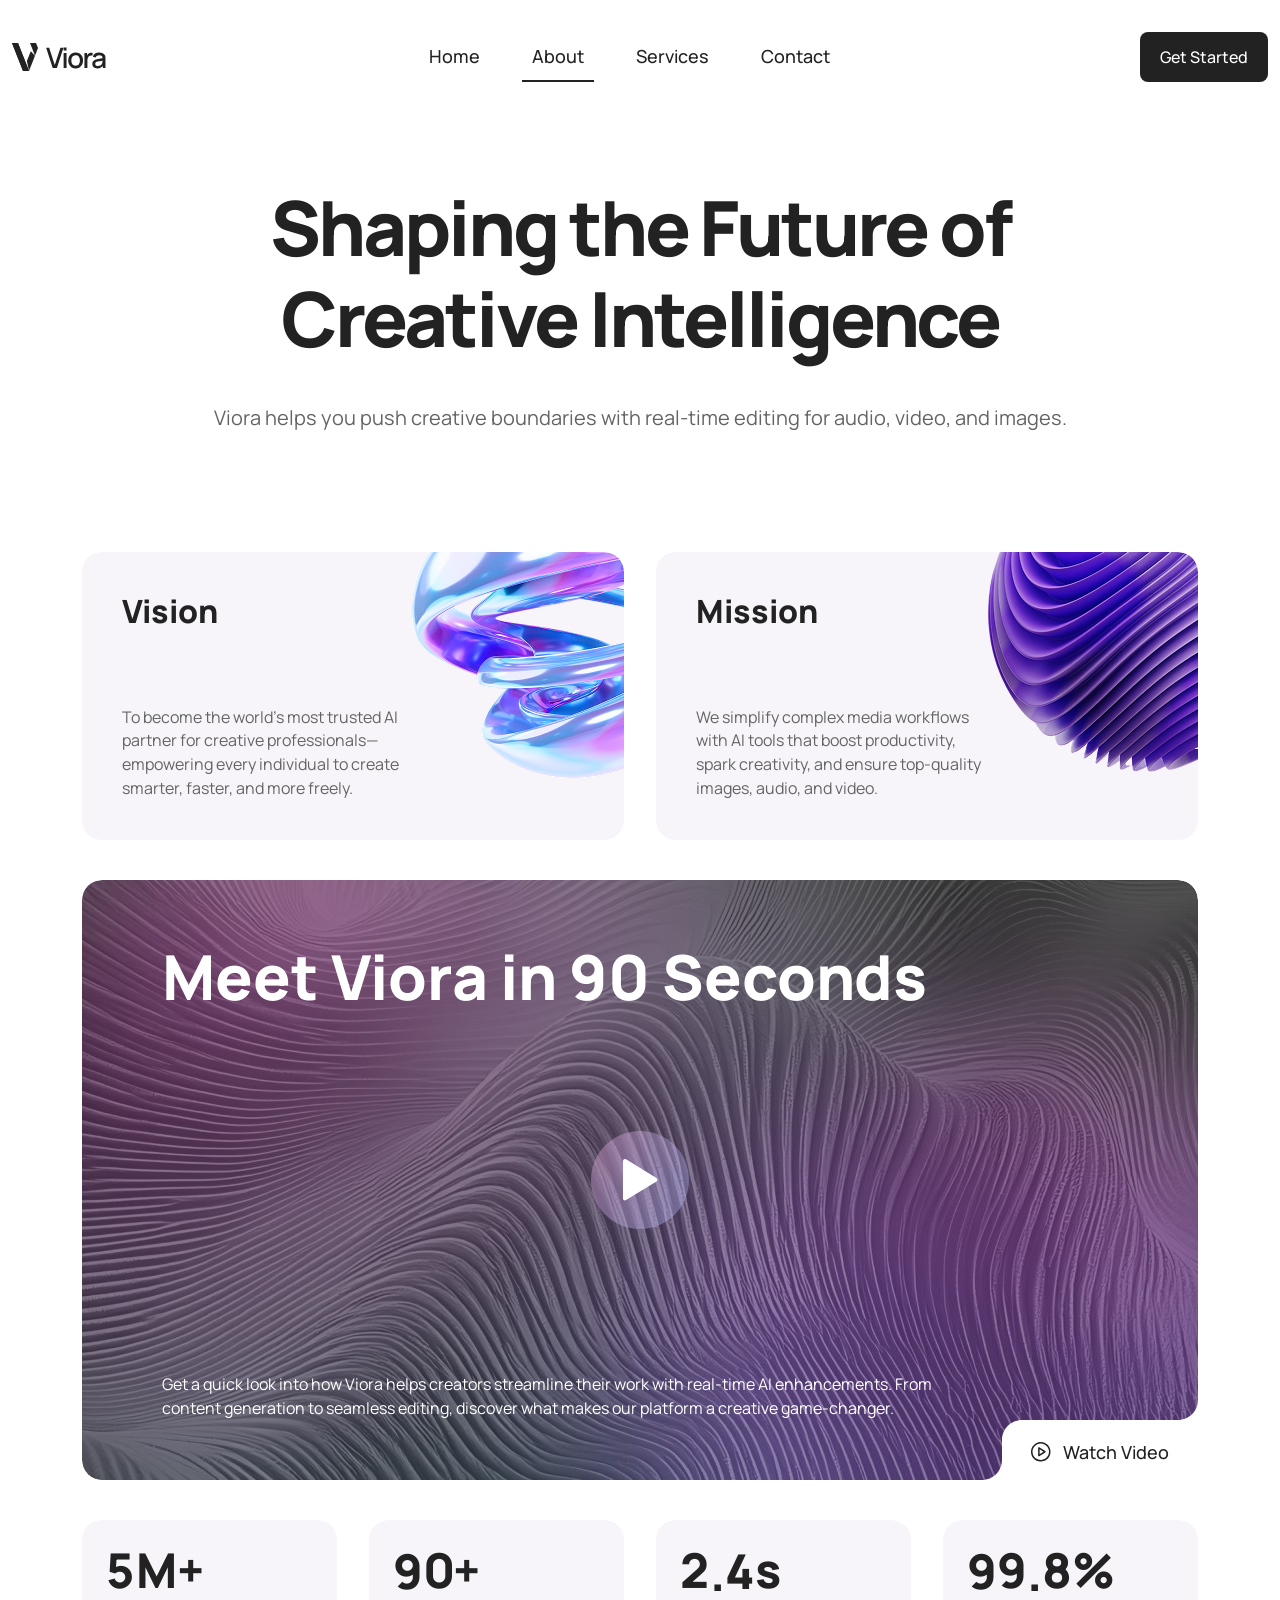
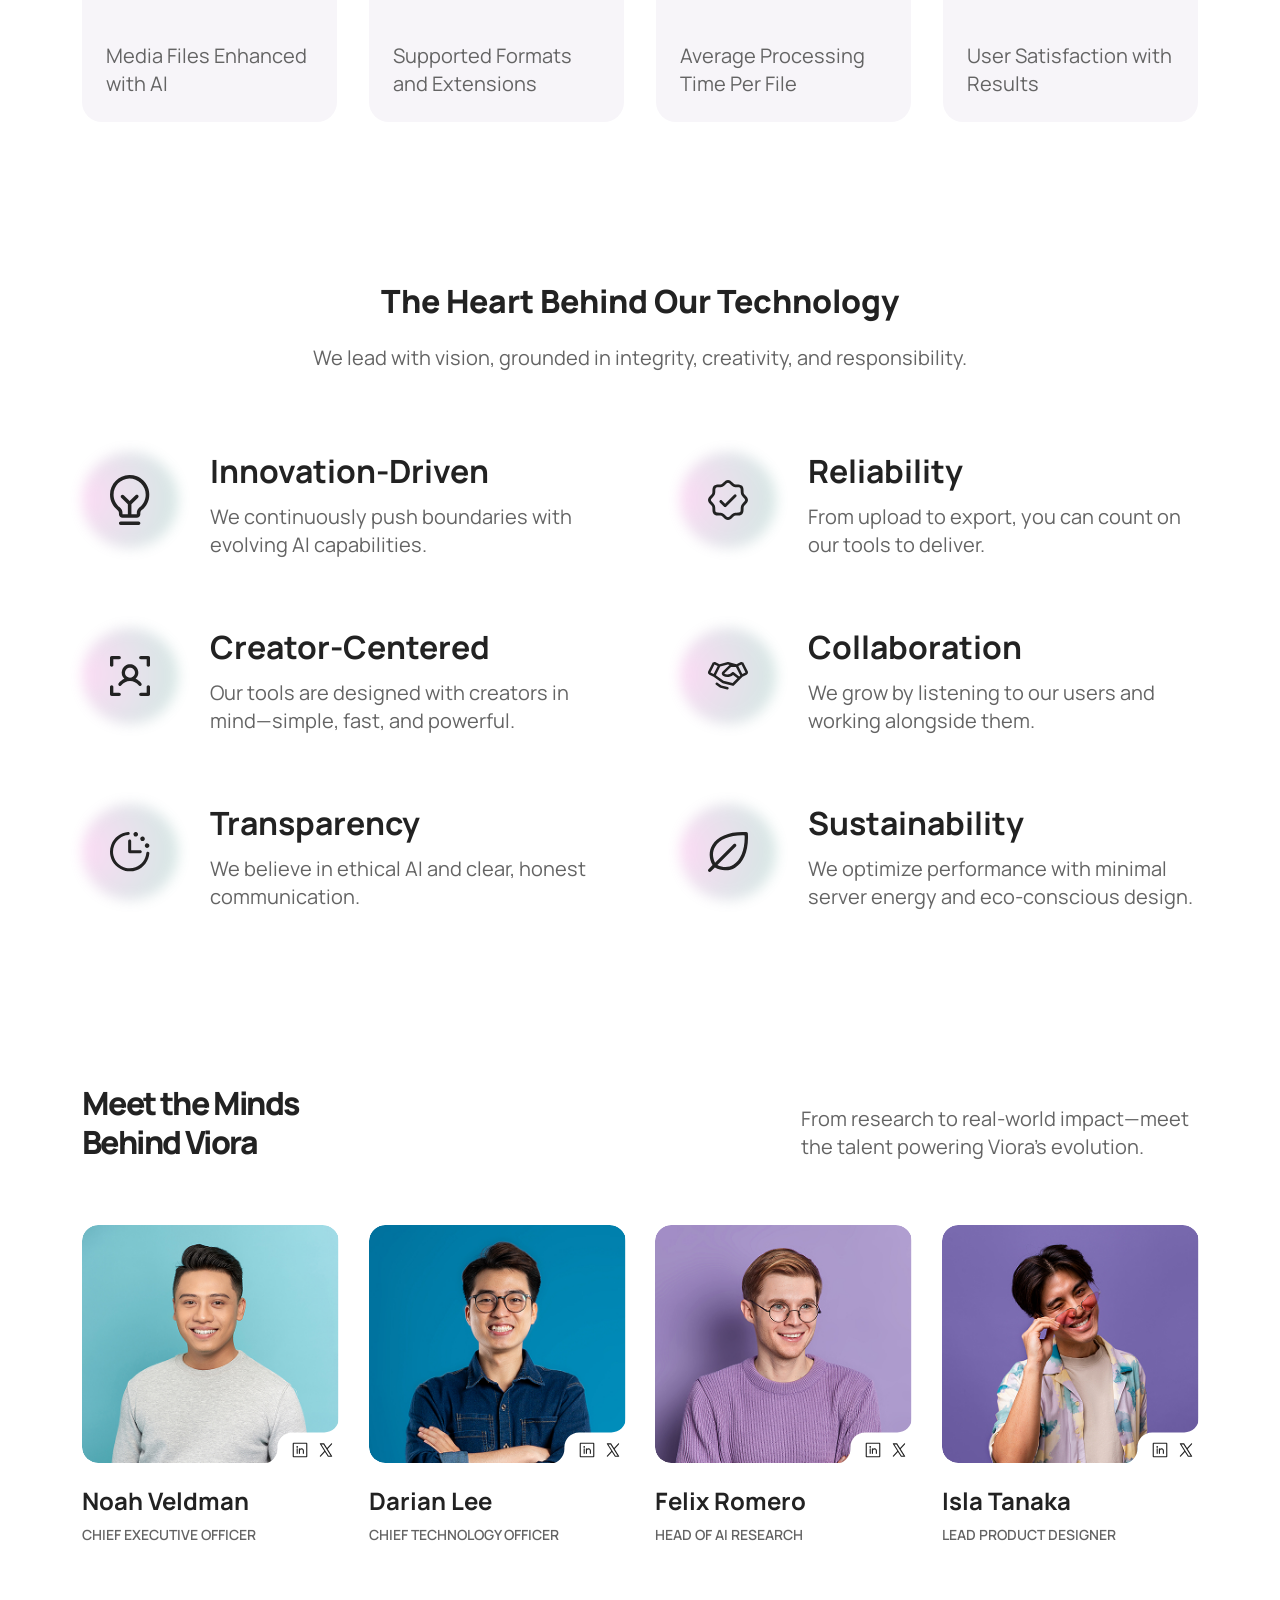
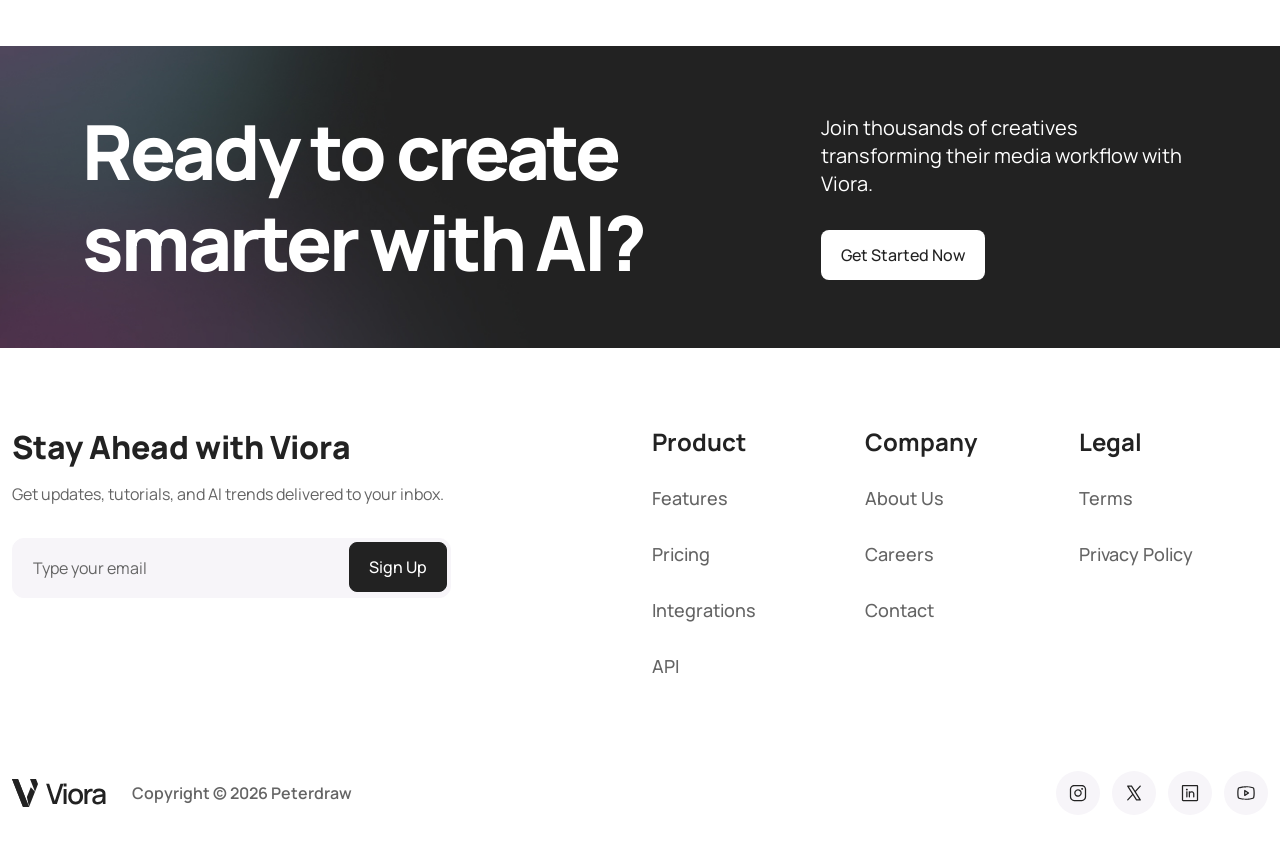
<file: about.html>
<!DOCTYPE html>
<html class="no-js" lang="en">

<head>
  <!-- Meta Tags -->
  <meta charset="utf-8">
  <meta http-equiv="x-ua-compatible" content="ie=edge">
  <meta name="viewport" content="width=device-width, initial-scale=1">
  <meta name="description" content="Viora - AI Technology HTML Website Template">
  <meta name="author" content="Laralink">
  <!-- Favicon Icon -->
  <link rel="icon" href="assets/img/favicon.png">
  <!-- Site Title -->
  <title>Viora - AI Technology Website HTML Template</title>
  <link rel="stylesheet" href="assets/css/bootstrap.min.css">
  <link rel="stylesheet" href="assets/css/fontawesome.min.css">
  <link rel="stylesheet" href="assets/css/slick.min.css">
  <link rel="stylesheet" href="assets/css/animate.css">
  <link rel="stylesheet" href="assets/css/odometer.css">
  <link rel="stylesheet" href="assets/css/style.css">
</head>

<body>
  <!-- Start Preloader -->
  <!-- <div class="cs_preloader">
    <div class="cs_preloader_in">
      <span></span>
      <span></span>
      <span></span>
      <span></span>
    </div>
    <div class="cs_preloader_text">Loading...</div>
  </div> -->
  <!-- End Preloader -->

  <!-- Start Header Section -->
  <header class="cs_site_header cs_style_1 cs_type_1 cs_black cs_sticky_header">
    <div class="cs_main_header cs_fs_18 cs_medium">
      <div class="container">
        <div class="cs_main_header_in">
          <div class="cs_main_header_left">
            <a class="cs_site_branding" href="index.html" aria-label="Home page link">
              <img src="assets/img/logo_black.svg" alt="Logo">
            </a>
          </div>
          <div class="cs_main_header_center">
            <div class="cs_nav">
              <div class="cs_nav_list_wrap">
                <ul class="cs_nav_list">
                  <li>
                    <a href="index.html" aria-label="Menu link">Home</a>
                  </li>
                  <li class="active">
                    <a href="about.html" aria-label="Menu link">About</a>
                  </li>
                  <li>
                    <a href="services.html" aria-label="Menu link">Services</a>
                  </li>
                  <li><a href="contact.html" aria-label="Menu link">Contact</a></li>
                </ul>
              </div>
            </div>
          </div>
          <div class="cs_main_header_right">
            <a href="contact.html" aria-label="Get start button" class="cs_btn_md ">Get Started</a>
          </div>
        </div>
      </div>
    </div>
  </header>
  <!-- End Header Section -->

  <!-- Start of Page Header Section -->
  <section class="cs_page_header_section_1">
    <div class="container">
      <div class="cs_heading_style_3 text-center">
        <h1 class="cs_title cs_fs_76 cs_mb_40 cs_mb_lg_40">Shaping the Future of
          <br>
          Creative Intelligence
        </h1>
        <p class="cs_description cs_fs_20 mb-0">Viora helps you push creative boundaries with real-time editing for
          audio, video, and images.</p>
      </div>
    </div>
  </section>
  <!-- End of Page Header Section -->

  <!-- Start of Card Section -->
  <section class="cs_card_section_1">
    <div class="container">
      <div class="cs_card_wrapper_1">
        <div class="cs_card_style_1">
          <div class="cs_card_info">
            <h2 class="cs_title cs_fs_32 cs_mb_46 cs_mb_lg_46">Vision</h2>
            <p class="cs_description cs_fs_16 mb-0">To become the world’s most trusted AI partner for creative
              professionals—empowering every individual to create smarter, faster, and more freely.</p>
          </div>
          <div class="cs_card_thumb">
            <img src="assets/img/card_img_1.png" alt="">
          </div>
        </div>
        <div class="cs_card_style_1">
          <div class="cs_card_info">
            <h2 class="cs_title cs_fs_32 cs_mb_46 cs_mb_lg_46">Mission</h2>
            <p class="cs_description cs_fs_16 mb-0">We simplify complex media workflows with AI tools that boost
              productivity, spark
              creativity, and ensure top-quality images, audio, and video.</p>
          </div>
          <div class="cs_card_thumb">
            <img src="assets/img/card_img_2.png" alt="">
          </div>
        </div>
      </div>
    </div>
    <div class="cs_height_40 cs_height_lg_24"></div>
  </section>
  <!-- End of Card Section -->

  <!-- Start of Video Section -->
  <section class="cs_video_section_1">
    <div class="container position-relative">
      <div class="cs_video_style_1 " data-src="assets/img/video_bg.jpg">
        <h2 class="cs_title cs_fs_62 cs_white mb-0">Meet Viora in 90 Seconds</h2>
        <a href="https://www.youtube.com/embed/9oyFU2IQHIc" aria-label="Player button"
          class="cs_play_btn cs_video_open cs_center">
          <svg width="35" height="42" viewBox="0 0 35 42" fill="none" xmlns="http://www.w3.org/2000/svg">
            <path
              d="M33.4464 22.4131C34.7155 21.6321 34.7155 19.7874 33.4464 19.0065L3.04819 0.299883C1.71565 -0.520141 0 0.43856 0 2.0032V39.4164C0 40.981 1.71566 41.9397 3.0482 41.1197L33.4464 22.4131Z"
              fill="currentColor" />
          </svg>
        </a>
        <p class="cs_description cs_white mb-0">Get a quick look into how Viora helps creators streamline their work
          with real-time AI enhancements. From content generation to seamless editing, discover what makes our platform
          a creative game-changer.</p>
      </div>
      <a href="#" aria-label="Get start button" class="cs_btn_lg cs_type_1">
        <span class="cs_btn_icon cs_center">
          <svg width="20" height="20" viewBox="0 0 20 20" fill="none" xmlns="http://www.w3.org/2000/svg">
            <path
              d="M9.75 0C7.82164 0 5.93657 0.571828 4.33319 1.64317C2.72982 2.71452 1.48013 4.23726 0.742179 6.01884C0.00422452 7.80042 -0.188858 9.76082 0.187348 11.6521C0.563554 13.5434 1.49215 15.2807 2.85571 16.6443C4.21928 18.0079 5.95656 18.9365 7.84787 19.3127C9.73919 19.6889 11.6996 19.4958 13.4812 18.7578C15.2627 18.0199 16.7855 16.7702 17.8568 15.1668C18.9282 13.5634 19.5 11.6784 19.5 9.75C19.4973 7.16498 18.4692 4.68661 16.6413 2.85872C14.8134 1.03084 12.335 0.00272983 9.75 0ZM9.75 18C8.11831 18 6.52326 17.5161 5.16655 16.6096C3.80984 15.7031 2.75242 14.4146 2.128 12.9071C1.50358 11.3996 1.3402 9.74085 1.65853 8.14051C1.97685 6.54016 2.76259 5.07015 3.91637 3.91637C5.07016 2.76259 6.54017 1.97685 8.14051 1.65852C9.74085 1.34019 11.3997 1.50357 12.9071 2.12799C14.4146 2.75242 15.7031 3.80984 16.6096 5.16655C17.5162 6.52325 18 8.1183 18 9.75C17.9975 11.9373 17.1275 14.0343 15.5809 15.5809C14.0343 17.1275 11.9373 17.9975 9.75 18ZM14.2725 9.11438L8.2725 5.36438C8.159 5.29344 8.02858 5.25416 7.89478 5.25063C7.76098 5.2471 7.62868 5.27945 7.51159 5.3443C7.39451 5.40916 7.29691 5.50416 7.22893 5.61946C7.16096 5.73476 7.12507 5.86615 7.125 6V13.5C7.12507 13.6338 7.16096 13.7652 7.22893 13.8805C7.29691 13.9958 7.39451 14.0908 7.51159 14.1557C7.62868 14.2206 7.76098 14.2529 7.89478 14.2494C8.02858 14.2458 8.159 14.2066 8.2725 14.1356L14.2725 10.3856C14.3802 10.3182 14.469 10.2245 14.5306 10.1133C14.5921 10.0021 14.6244 9.87708 14.6244 9.75C14.6244 9.62292 14.5921 9.49791 14.5306 9.38673C14.469 9.27555 14.3802 9.18183 14.2725 9.11438ZM8.625 12.1472V7.35281L12.4603 9.75L8.625 12.1472Z"
              fill="currentColor" />
          </svg>
        </span>
        <span class="cs_btn_txt">Watch Video</span>
      </a>
    </div>
    <div class="cs_height_40 cs_height_lg_24"></div>
  </section>
  <!-- Start of Video Section -->

  <!-- Start of Funfact Section -->
  <section class="cs_funfact_section_1">
    <div class="container">
      <div class="cs_funfact_wrapper">
        <div class="cs_funfact_style_1">
          <div class="cs_funfact_number cs_fs_48 cs_extra_bold cs_black cs_mb_40 cs_mb_lg_42">
            <span class="odometer" data-count-to="5"></span>
            <span>M</span>
            <span>+</span>
          </div>
          <p class="cs_description cs_fs_20 mb-0">Media Files Enhanced with AI</p>
        </div>
        <div class="cs_funfact_style_1">
          <div class="cs_funfact_number cs_fs_48 cs_extra_bold cs_black cs_mb_40 cs_mb_lg_42">
            <span class="odometer" data-count-to="90"></span>
            <span>+</span>
          </div>
          <p class="cs_description cs_fs_20 mb-0">Supported Formats and Extensions</p>
        </div>
        <div class="cs_funfact_style_1">
          <div class="cs_funfact_number cs_fs_48 cs_extra_bold cs_black cs_mb_40 cs_mb_lg_42">
            <span class="odometer" data-count-to="2.4"></span>
            <span>s</span>
          </div>
          <p class="cs_description cs_fs_20 mb-0">Average Processing Time Per File</p>
        </div>
        <div class="cs_funfact_style_1">
          <div class="cs_funfact_number cs_fs_48 cs_extra_bold cs_black cs_mb_40 cs_mb_lg_42">
            <span class="odometer" data-count-to="99.8"></span>
            <span>%</span>
          </div>
          <p class="cs_description cs_fs_20 mb-0">User Satisfaction with Results</p>
        </div>
      </div>
    </div>
    <div class="cs_height_80 cs_height_lg_60"></div>
  </section>
  <!-- End of Funfact Section -->

  <!-- Start of Value Section -->
  <section class="cs_value_section_1">
    <div class="cs_height_80 cs_height_lg_60"></div>
    <div class="container">
      <div class="cs_heading_style_3 text-center">
        <h2 class="cs_title cs_fs_40 cs_mb_24">The Heart Behind Our Technology</h2>
        <p class="cs_description cs_fs_20 mb-0">We lead with vision, grounded in integrity, creativity, and
          responsibility.</p>
      </div>
      <div class="cs_height_80 cs_height_lg_50"></div>
      <div class="cs_iconbox_wrapper_2">
        <div class="cs_iconbox_style_2">
          <div class="cs_icon cs_mb_24">
            <img src="assets/img/value_light_1.svg" alt="">
          </div>
          <div class="cs_iconbox_info">
            <h3 class="cs_title cs_fs_32 cs_bold cs_mb_12">Innovation-Driven</h3>
            <p class="cs_description cs_fs_20 mb-0">We continuously push boundaries with evolving AI capabilities.</p>
          </div>
        </div>
        <div class="cs_iconbox_style_2">
          <div class="cs_icon cs_mb_24">
            <img src="assets/img/value_check_2.svg" alt="">
          </div>
          <div class="cs_iconbox_info">
            <h3 class="cs_title cs_fs_32 cs_bold cs_mb_12">Reliability</h3>
            <p class="cs_description cs_fs_20 mb-0">From upload to export, you can count on our tools to deliver.</p>
          </div>
        </div>
        <div class="cs_iconbox_style_2">
          <div class="cs_icon cs_mb_24">
            <img src="assets/img/value_focus_3.svg" alt="">
          </div>
          <div class="cs_iconbox_info">
            <h3 class="cs_title cs_fs_32 cs_bold cs_mb_12">Creator-Centered</h3>
            <p class="cs_description cs_fs_20 mb-0">Our tools are designed with creators in mind—simple, fast, and
              powerful.</p>
          </div>
        </div>
        <div class="cs_iconbox_style_2">
          <div class="cs_icon cs_mb_24">
            <img src="assets/img/value_handshake_4.svg" alt="">
          </div>
          <div class="cs_iconbox_info">
            <h3 class="cs_title cs_fs_32 cs_bold cs_mb_12">Collaboration</h3>
            <p class="cs_description cs_fs_20 mb-0">We grow by listening to our users and working alongside them.</p>
          </div>
        </div>
        <div class="cs_iconbox_style_2">
          <div class="cs_icon cs_mb_24">
            <img src="assets/img/value_clock_5.svg" alt="">
          </div>
          <div class="cs_iconbox_info">
            <h3 class="cs_title cs_fs_32 cs_bold cs_mb_12">Transparency</h3>
            <p class="cs_description cs_fs_20 mb-0">We believe in ethical AI and clear, honest communication.</p>
          </div>
        </div>
        <div class="cs_iconbox_style_2">
          <div class="cs_icon cs_mb_24">
            <img src="assets/img/value_leaf_6.svg" alt="">
          </div>
          <div class="cs_iconbox_info">
            <h3 class="cs_title cs_fs_32 cs_bold cs_mb_12">Sustainability</h3>
            <p class="cs_description cs_fs_20 mb-0">We optimize performance with minimal server energy and eco-conscious
              design.</p>
          </div>
        </div>
      </div>
    </div>
    <div class="cs_height_80 cs_height_lg_60"></div>
  </section>
  <!-- End of Value Section -->

  <!-- Start of Team Section  -->
  <section class="cs_team_section_1">
    <div class="cs_height_80 cs_height_lg_60"></div>
    <div class="container">
      <div class="cs_heading_style_1">
        <div class="cs_heading_column_1">
          <h2 class="cs_heading cs_fs_40 mb-0">Meet the Minds <br>Behind Viora</h2>
        </div>
        <div class="cs_heading_column_2">
          <p class="cs_fs_20 mb-0">From research to real-world impact—meet the talent powering Viora’s evolution.</p>
        </div>
      </div>
      <div class="cs_height_64 cs_height_lg_50"></div>
      <div class="cs_team_wrapper_1">
        <div class="cs_team_style_1">
          <div class="cs_team_thumb cs_mb_24">
            <img src="assets/img/team_1.jpg" alt="team image" class="cs_thumb_img">
            <div class="cs_social_btns">
              <a href="#" aria-label="Social link">
                <img src="assets/img/LinkedinLogo.svg" alt="social icon">
              </a>
              <a href="#" aria-label="Social link">
                <img src="assets/img/XLogo.svg" alt="social icon">
              </a>
            </div>
            <div class="cs_social_share">
              <a href="#" aria-label="Social link" class="cs_center cs_share_icon">
                <img src="assets/img/share_icon.svg" alt="social share">
              </a>
            </div>
          </div>
          <h3 class="cs_title cs_fs_24 cs_bold cs_mb_8 cs_mb_lg_4">Noah Veldman</h3>
          <h4 class="cs_designation cs_fs_14 cs_semibold cs_text_grey">Chief Executive Officer</h4>
        </div>
        <div class="cs_team_style_1">
          <div class="cs_team_thumb cs_mb_24">
            <img src="assets/img/team_2.jpg" alt="team image" class="cs_thumb_img">
            <div class="cs_social_btns">
              <a href="#" aria-label="Social link">
                <img src="assets/img/LinkedinLogo.svg" alt="social icon">
              </a>
              <a href="#" aria-label="Social link">
                <img src="assets/img/XLogo.svg" alt="social icon">
              </a>
            </div>
            <div class="cs_social_share">
              <a href="#" aria-label="Social link" class="cs_center cs_share_icon">
                <img src="assets/img/share_icon.svg" alt="social share">
              </a>
            </div>
          </div>
          <h3 class="cs_title cs_fs_24 cs_bold cs_mb_8 cs_mb_lg_4">Darian Lee</h3>
          <h4 class="cs_designation cs_fs_14 cs_semibold cs_text_grey">Chief Technology Officer</h4>
        </div>
        <div class="cs_team_style_1">
          <div class="cs_team_thumb cs_mb_24">
            <img src="assets/img/team_3.jpg" alt="team image" class="cs_thumb_img">
            <div class="cs_social_btns">
              <a href="#" aria-label="Social link">
                <img src="assets/img/LinkedinLogo.svg" alt="social icon">
              </a>
              <a href="#" aria-label="Social link">
                <img src="assets/img/XLogo.svg" alt="social icon">
              </a>
            </div>
            <div class="cs_social_share">
              <a href="#" aria-label="Social link" class="cs_center cs_share_icon">
                <img src="assets/img/share_icon.svg" alt="social share">
              </a>
            </div>
          </div>
          <h3 class="cs_title cs_fs_24 cs_bold cs_mb_8 cs_mb_lg_4">Felix Romero</h3>
          <h4 class="cs_designation cs_fs_14 cs_semibold cs_text_grey">Head of AI Research</h4>
        </div>
        <div class="cs_team_style_1">
          <div class="cs_team_thumb cs_mb_24">
            <img src="assets/img/team_4.jpg" alt="team image" class="cs_thumb_img">
            <div class="cs_social_btns">
              <a href="#" aria-label="Social link">
                <img src="assets/img/LinkedinLogo.svg" alt="social icon">
              </a>
              <a href="#" aria-label="Social link">
                <img src="assets/img/XLogo.svg" alt="social icon">
              </a>
            </div>
            <div class="cs_social_share">
              <a href="#" aria-label="Social link" class="cs_center cs_share_icon">
                <img src="assets/img/share_icon.svg" alt="social share">
              </a>
            </div>
          </div>
          <h3 class="cs_title cs_fs_24 cs_bold cs_mb_8 cs_mb_lg_4">Isla Tanaka</h3>
          <h4 class="cs_designation cs_fs_14 cs_semibold cs_text_grey">Lead Product Designer</h4>
        </div>
      </div>
    </div>
    <div class="cs_height_80 cs_height_lg_60"></div>
  </section>
  <!-- End of Team Section  -->

  <!-- Start of CTA Section  -->
  <section class="cs_cta_style_2 cs_bg_filed" data-src="assets/img/cta_2.jpg">
    <div class="container">
      <div class="cs_heading_style_3">
        <h2 class="cs_title cs_fs_76 cs_white mb-0">Ready to create smarter with AI?</h2>
        <div class="cs_cta_content">
          <p class="cs_description cs_fs_20 cs_white cs_mb_32 cs_mb_lg_60">Join thousands of creatives transforming
            their
            media
            workflow with Viora.</p>
          <a href="contact.html" aria-label="Get start button" class="cs_btn_lg cs_type_1">Get Started Now</a>
        </div>
      </div>
    </div>
  </section>
  <!-- End of CTA Section -->

  <!-- Start of Footer -->
  <footer class="cs_footer_section_1">
    <div class="cs_height_80 cs_height_lg_60"></div>
    <div class="container">
      <div class="row cs_gap_y_40">
        <div class="col-lg-6">
          <div class="cs_footer_col">
            <div class="cs_footer_widget">
              <h2 class="cs_footer_widget_title cs_fs_32 cs_mb_16">Stay Ahead with Viora</h2>
              <div class="cs_footer_text_widget">
                <p class="cs_mb_32">Get updates, tutorials, and AI trends delivered to your inbox.</p>
              </div>
            </div>
            <div class="cs_footer_widget">
              <form action="#" class="cs_newsletter cs_style_1">
                <input type="email" name="email" placeholder="Type your email" class="cs_newsletter_input"
                  autocomplete="email">
                <button type="submit" class="cs_btn_md wow fadeInLeft">
                  <span>Sign Up</span>
                </button>
              </form>
            </div>
          </div>
        </div>
        <div class="col-lg-2">
          <div class="cs_footer_col">
            <div class="cs_footer_widget">
              <h2 class="cs_footer_widget_title cs_fs_24 cs_bold cs_mb_16">Product</h2>
              <ul class="cs_footer_widget_menu cs_mp_0">
                <li>
                  <a href="#" aria-label="Footer link">Features</a>
                </li>
                <li>
                  <a href="services.html" aria-label="Footer link">Pricing</a>
                </li>
                <li>
                  <a href="#" aria-label="Footer link">Integrations</a>
                </li>
                <li>
                  <a href="#" aria-label="Footer link">API</a>
                </li>
              </ul>
            </div>
          </div>
        </div>
        <div class="col-lg-2">
          <div class="cs_footer_col">
            <div class="cs_footer_widget">
              <h2 class="cs_footer_widget_title cs_fs_24 cs_bold cs_mb_16">Company</h2>
              <ul class="cs_footer_widget_menu cs_mp_0">
                <li>
                  <a href="about.html" aria-label="Footer link">About Us</a>
                </li>
                <li>
                  <a href="#" aria-label="Footer link">Careers</a>
                </li>
                <li>
                  <a href="contact.html" aria-label="Footer link">Contact</a>
                </li>
              </ul>
            </div>
          </div>
        </div>
        <div class="col-lg-2">
          <div class="cs_footer_col">
            <div class="cs_footer_widget">
              <h2 class="cs_footer_widget_title cs_fs_24 cs_bold cs_mb_16">Legal</h2>
              <ul class="cs_footer_widget_menu cs_mp_0">
                <li>
                  <a href="#" aria-label="Footer link">Terms</a>
                </li>
                <li>
                  <a href="#" aria-label="Footer link">Privacy Policy</a>
                </li>
              </ul>
            </div>
          </div>
        </div>
      </div>
      <div class="cs_height_80 cs_height_lg_60"></div>
      <div class="cs_footer_bottom">
        <div class="cs_left_column">
          <img src="assets/img/logo_black.svg" alt="footer logo">
        </div>
        <p class="cs_copyright cs_semibold mb-0">Copyright © 2026 Peterdraw</p>
        <div class="cs_social_btns flex-1">
          <a href="#" aria-label="Social link">
            <img src="assets/img/InstagramLogo.svg" alt="">
          </a>
          <a href="#" aria-label="Social link">
            <img src="assets/img/XLogo.svg" alt="">
          </a>
          <a href="#" aria-label="Social link">
            <img src="assets/img/LinkedinLogo.svg" alt="">
          </a>
          <a href="#" aria-label="Social link">
            <img src="assets/img/YoutubeLogo.svg" alt="">
          </a>
        </div>
      </div>
    </div>
    <div class="cs_height_32 cs_height_lg_32"></div>
  </footer>
  <!-- End of footer -->

  <!-- Script -->
  <script src="assets/js/jquery-3.7.1.min.js"></script>
  <script src="assets/js/jquery.slick.min.js"></script>
  <script src="assets/js/wow.min.js"></script>
  <script src="assets/js/odometer.min.js"></script>
  <script src="assets/js/main.js"></script>
  <script src="assets/js/wave-animate.js"></script>
</body>

</html>
</file>
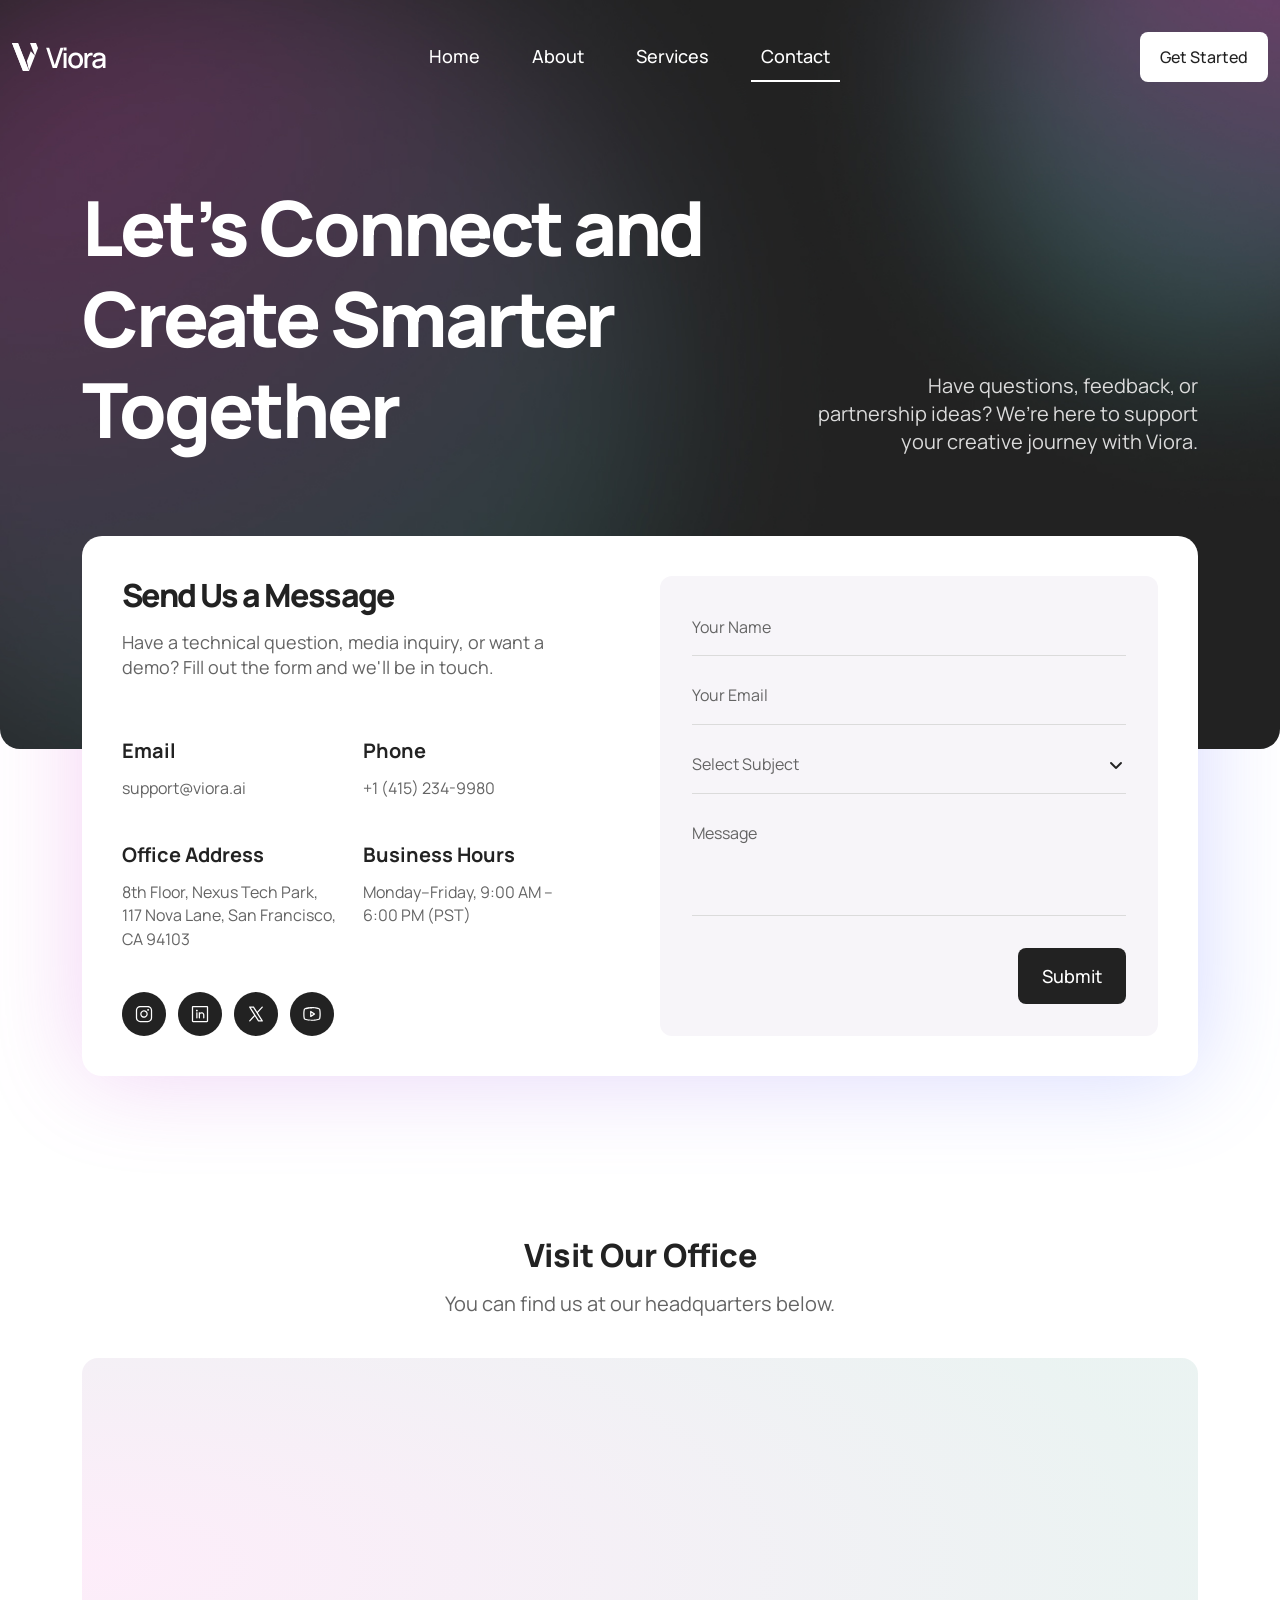
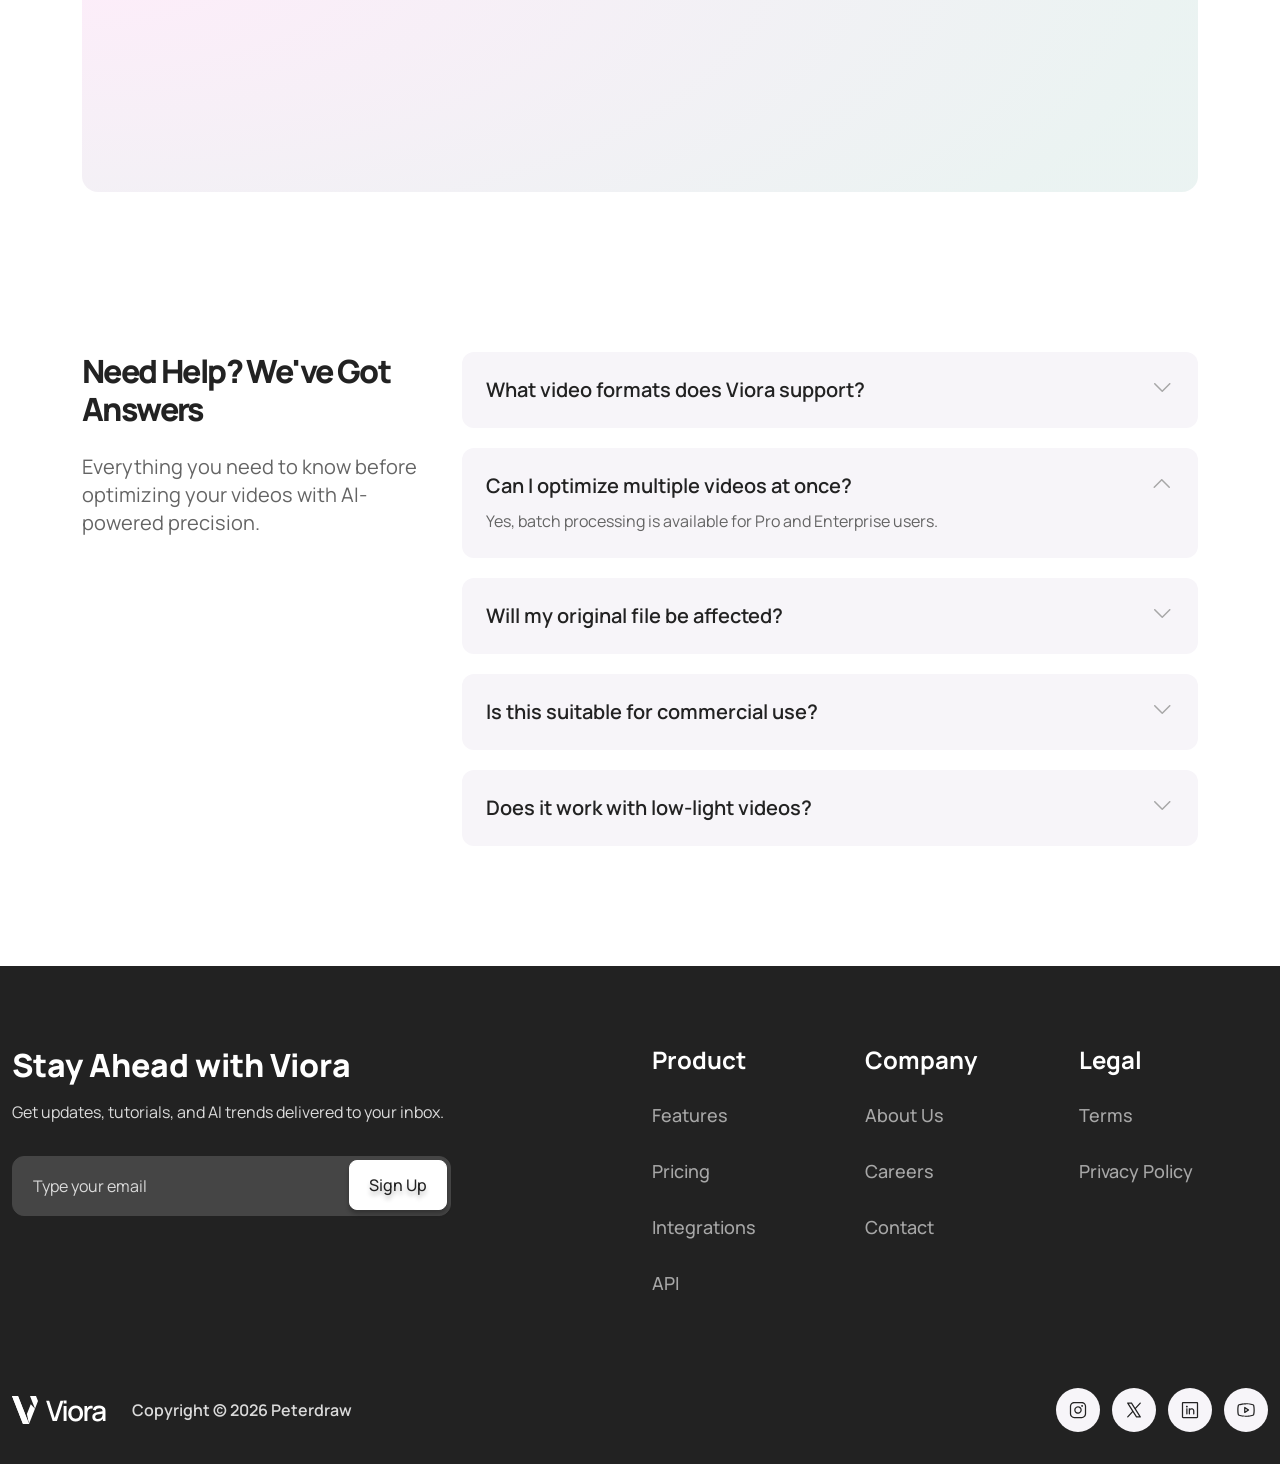
<file: contact.html>
<!DOCTYPE html>
<html class="no-js" lang="en">

<head>
  <!-- Meta Tags -->
  <meta charset="utf-8">
  <meta http-equiv="x-ua-compatible" content="ie=edge">
  <meta name="viewport" content="width=device-width, initial-scale=1">
  <meta name="description" content="Viora - AI Technology HTML Website Template">
  <meta name="author" content="Laralink">
  <!-- Favicon Icon -->
  <link rel="icon" href="assets/img/favicon.png">
  <!-- Site Title -->
  <title>Viora - AI Technology Website HTML Template</title>
  <link rel="stylesheet" href="assets/css/bootstrap.min.css">
  <link rel="stylesheet" href="assets/css/fontawesome.min.css">
  <link rel="stylesheet" href="assets/css/slick.min.css">
  <link rel="stylesheet" href="assets/css/animate.css">
  <link rel="stylesheet" href="assets/css/odometer.css">
  <link rel="stylesheet" href="assets/css/style.css">
</head>

<body>
  <!-- Start Preloader -->
  <!-- <div class="cs_preloader">
    <div class="cs_preloader_in">
      <span></span>
      <span></span>
      <span></span>
      <span></span>
    </div>
    <div class="cs_preloader_text">Loading...</div>
  </div> -->
  <!-- End Preloader -->

  <!-- Start Header Section -->
  <header class="cs_site_header cs_style_1 cs_white cs_sticky_header">
    <div class="cs_main_header cs_fs_18 cs_medium">
      <div class="container">
        <div class="cs_main_header_in">
          <div class="cs_main_header_left">
            <a class="cs_site_branding" href="index.html" aria-label="Home page link">
              <img src="assets/img/logo_white.svg" alt="Logo">
            </a>
          </div>
          <div class="cs_main_header_center">
            <div class="cs_nav">
              <div class="cs_nav_list_wrap">
                <ul class="cs_nav_list">
                  <li>
                    <a href="index.html" aria-label="Menu link">Home</a>
                  </li>
                  <li>
                    <a href="about.html" aria-label="Menu link">About</a>
                  </li>
                  <li>
                    <a href="services.html" aria-label="Menu link">Services</a>
                  </li>
                  <li class="active"><a href="contact.html" aria-label="Menu link">Contact</a></li>
                </ul>
              </div>
            </div>
          </div>
          <div class="cs_main_header_right">
            <a href="contact.html" aria-label="Get start button" class="cs_btn_md cs_type_1">Get Started</a>
          </div>
        </div>
      </div>
    </div>
  </header>
  <!-- End Header Section -->

  <!-- Start of Page Header Section -->
  <section class="cs_page_header_section_4 cs_bg_filed" data-src="assets/img/contact_page_header.jpg">
    <div class="container">
      <div class="cs_heading_style_1">
        <div class="cs_heading_column_1">
          <h1 class="cs_heading cs_fs_76 cs_white mb-0">Let’s Connect and Create Smarter Together</h1>
        </div>
        <div class="cs_heading_column_2">
          <p class="cs_heading_meta_des cs_fs_20 cs_line_grey mb-0">Have questions, feedback, or partnership ideas?
            We’re here to support your creative journey with Viora.</p>
        </div>
      </div>
    </div>
  </section>
  <!-- End of Page Header Section -->

  <!-- Start of Contact Form Section -->
  <section class="cs_contact_form_section_1">
    <div class="container">
      <div class="cs_contact_form_style_1 wow fadeInUp">
        <div class="row cs_gap_y_60">
          <div class="col-lg-6">
            <div class="cs_contact_info">
              <div class="cs_heading_style_2">
                <h2 class="cs_title cs_fs_40 cs_extra_bold cs_mb_16">Send Us a Message</h2>
                <p class="cs_description cs_fs_18 mb-0">Have a technical question, media inquiry, or want a
                  demo? Fill out the form and we'll be in touch.</p>
              </div>
              <div class="cs_contact_info_details">
                <div class="row cs_gap_y_40">
                  <div class="col-md-6">
                    <h3 class="cs_fs_20 cs_bold cs_mb_12">Email</h3>
                    <p class="cs_fs_16 mb-0"><a href="mailto:support@viora.ai"
                        aria-label="Email link">support@viora.ai</a></p>
                  </div>
                  <div class="col-md-6">
                    <h3 class="cs_fs_20 cs_bold cs_mb_12">Phone</h3>
                    <p class="cs_fs_16 mb-0"><a href="tel:+14152349980" aria-label="Phone link">+1 (415)
                        234-9980</a></p>
                  </div>
                  <div class="col-md-6">
                    <h3 class="cs_fs_20 cs_bold cs_mb_12">Office Address</h3>
                    <p class="cs_fs_16 mb-0">8th Floor, Nexus Tech Park, 117 Nova Lane, San Francisco, CA
                      94103</p>
                  </div>
                  <div class="col-md-6">
                    <h3 class="cs_fs_20 cs_bold cs_mb_12">Business Hours</h3>
                    <p class="cs_fs_16 mb-0">Monday–Friday, 9:00 AM – 6:00 PM (PST)</p>
                  </div>
                </div>
              </div>
              <div class="cs_social_btns cs_style_2">
                <a href="#" aria-label="Social link">
                  <img src="assets/img/InstagramLogo.svg" alt="">
                </a>
                <a href="#" aria-label="Social link">
                  <img src="assets/img/LinkedinLogo.svg" alt="">
                </a>
                <a href="#" aria-label="Social link">
                  <img src="assets/img/XLogo.svg" alt="">
                </a>
                <a href="#" aria-label="Social link">
                  <img src="assets/img/YoutubeLogo.svg" alt="">
                </a>
              </div>
            </div>
          </div>
          <div class="col-lg-6">
            <form action="#" class="cs_contact_form cs_fs_16">
              <div class="cs_form_field_wrap">
                <input type="text" name="name" class="cs_form_field" placeholder="Your Name">
                <input type="email" name="email" class="cs_form_field" placeholder="Your Email" autocomplete="email">
                <div class="cs_form_field_select">
                  <select name="subject" class="cs_form_field" aria-label="Select subject">
                    <option value="" selected disabled hidden>Select Subject</option>
                    <option value="general">General Inquiry</option>
                    <option value="demo">Request a Demo</option>
                    <option value="media">Media Inquiry</option>
                    <option value="support">Technical Support</option>
                  </select>
                  <i class="fa-solid fa-angle-down"></i>
                </div>
                <textarea name="message" rows="3" class="cs_form_field" placeholder="Message"></textarea>
              </div>
              <button type="submit" class="cs_btn_lg wow fadeInLeft" aria-label="Submit button">
                <span>Submit</span>
              </button>
            </form>
          </div>
        </div>
      </div>
    </div>
    <div class="cs_height_80 cs_height_lg_60"></div>
  </section>
  <!-- End of Contact Form Section -->

  <!-- Start of Maps Section -->
  <section class="cs_maps_section_1">
    <div class="cs_height_80 cs_height_lg_60"></div>
    <div class="container">
      <div class="cs_heading_style_3 text-center">
        <h2 class="cs_title cs_fs_40 cs_mb_16">Visit Our Office</h2>
        <p class="cs_description cs_fs_20 mb-0">You can find us at our headquarters below.</p>
      </div>
      <div class="cs_height_40 cs_height_lg_50"></div>
      <div class="cs_map">
        <div class="cs_map_overlay"></div>
        <iframe id="map"
          src="https://www.google.com/maps/embed?pb=!1m18!1m12!1m3!1d96652.27317354927!2d-74.33557928194516!3d40.79756494697628!2m3!1f0!2f0!3f0!3m2!1i1024!2i768!4f13.1!3m3!1m2!1s0x89c3a82f1352d0dd%3A0x81d4f72c4435aab5!2sTroy+Meadows+Wetlands!5e0!3m2!1sen!2sbd!4v1563075599994!5m2!1sen!2sbd"
          allowfullscreen=""></iframe>
      </div>
    </div>
    <div class="cs_height_80 cs_height_lg_60"></div>
  </section>
  <!-- End of Maps Section -->

  <!-- Start of FAQ Section -->
  <section class="cs_faq_section_2">
    <div class="cs_height_80 cs_height_lg_60"></div>
    <div class="container">
      <div class="row cs_gap_y_50">
        <div class="col-lg-4">
          <div class="cs_heading_style_2 wow fadeInUp">
            <h2 class="cs_title cs_fs_40 cs_extra_bold mb-0">Need Help? We've Got Answers</h2>
            <div class="cs_height_24 cs_height_lg_24"></div>
            <p class="cs_description cs_fs_20 mb-0">Everything you need to know before optimizing your videos with
              AI-powered precision.</p>
          </div>
        </div>
        <div class="col-lg-8">
          <div class="cs_faq_list wow fadeInUp">
            <div class="cs_accordian">
              <div class="cs_accordian_head">
                <h3 class="cs_accordian_title cs_fs_20 cs_semibold mb-0">What video formats does Viora support?</h3>
                <span class="cs_accordian_toggle">
                  <svg width="17" height="9" viewBox="0 0 17 9" fill="none" xmlns="http://www.w3.org/2000/svg">
                    <path
                      d="M16.281 1.28104L8.78104 8.78104C8.71139 8.85077 8.62867 8.90609 8.53762 8.94384C8.44657 8.98158 8.34898 9.00101 8.25042 9.00101C8.15186 9.00101 8.05426 8.98158 7.96321 8.94384C7.87216 8.90609 7.78945 8.85077 7.71979 8.78104L0.219792 1.28104C0.0790615 1.14031 0 0.94944 0 0.750417C0 0.551394 0.0790615 0.360522 0.219792 0.219792C0.360523 0.0790612 0.551394 0 0.750417 0C0.94944 0 1.14031 0.0790612 1.28104 0.219792L8.25042 7.1901L15.2198 0.219792C15.2895 0.150109 15.3722 0.0948337 15.4632 0.0571218C15.5543 0.0194098 15.6519 0 15.7504 0C15.849 0 15.9465 0.0194098 16.0376 0.0571218C16.1286 0.0948337 16.2114 0.150109 16.281 0.219792C16.3507 0.289474 16.406 0.3722 16.4437 0.463245C16.4814 0.554289 16.5008 0.651871 16.5008 0.750417C16.5008 0.848963 16.4814 0.946545 16.4437 1.03759C16.406 1.12863 16.3507 1.21136 16.281 1.28104Z"
                      fill="currentColor" />
                  </svg>
                </span>
              </div>
              <div class="cs_accordian_body">
                <p class="cs_fs_16 mb-0">Absolutely. Many businesses use Viora to prep high-quality videos for ads,
                  websites, and social media.</p>
              </div>
            </div>
            <div class="cs_accordian active">
              <div class="cs_accordian_head">
                <h3 class="cs_accordian_title cs_fs_20 cs_semibold mb-0">Can I optimize multiple videos at once?</h3>
                <span class="cs_accordian_toggle">
                  <svg width="17" height="9" viewBox="0 0 17 9" fill="none" xmlns="http://www.w3.org/2000/svg">
                    <path
                      d="M16.281 1.28104L8.78104 8.78104C8.71139 8.85077 8.62867 8.90609 8.53762 8.94384C8.44657 8.98158 8.34898 9.00101 8.25042 9.00101C8.15186 9.00101 8.05426 8.98158 7.96321 8.94384C7.87216 8.90609 7.78945 8.85077 7.71979 8.78104L0.219792 1.28104C0.0790615 1.14031 0 0.94944 0 0.750417C0 0.551394 0.0790615 0.360522 0.219792 0.219792C0.360523 0.0790612 0.551394 0 0.750417 0C0.94944 0 1.14031 0.0790612 1.28104 0.219792L8.25042 7.1901L15.2198 0.219792C15.2895 0.150109 15.3722 0.0948337 15.4632 0.0571218C15.5543 0.0194098 15.6519 0 15.7504 0C15.849 0 15.9465 0.0194098 16.0376 0.0571218C16.1286 0.0948337 16.2114 0.150109 16.281 0.219792C16.3507 0.289474 16.406 0.3722 16.4437 0.463245C16.4814 0.554289 16.5008 0.651871 16.5008 0.750417C16.5008 0.848963 16.4814 0.946545 16.4437 1.03759C16.406 1.12863 16.3507 1.21136 16.281 1.28104Z"
                      fill="currentColor" />
                  </svg>
                </span>
              </div>
              <div class="cs_accordian_body">
                <p class="cs_fs_16 mb-0">Yes, batch processing is available for Pro and Enterprise users.</p>
              </div>
            </div>
            <div class="cs_accordian">
              <div class="cs_accordian_head">
                <h3 class="cs_accordian_title cs_fs_20 cs_semibold mb-0">Will my original file be affected?</h3>
                <span class="cs_accordian_toggle">
                  <svg width="17" height="9" viewBox="0 0 17 9" fill="none" xmlns="http://www.w3.org/2000/svg">
                    <path
                      d="M16.281 1.28104L8.78104 8.78104C8.71139 8.85077 8.62867 8.90609 8.53762 8.94384C8.44657 8.98158 8.34898 9.00101 8.25042 9.00101C8.15186 9.00101 8.05426 8.98158 7.96321 8.94384C7.87216 8.90609 7.78945 8.85077 7.71979 8.78104L0.219792 1.28104C0.0790615 1.14031 0 0.94944 0 0.750417C0 0.551394 0.0790615 0.360522 0.219792 0.219792C0.360523 0.0790612 0.551394 0 0.750417 0C0.94944 0 1.14031 0.0790612 1.28104 0.219792L8.25042 7.1901L15.2198 0.219792C15.2895 0.150109 15.3722 0.0948337 15.4632 0.0571218C15.5543 0.0194098 15.6519 0 15.7504 0C15.849 0 15.9465 0.0194098 16.0376 0.0571218C16.1286 0.0948337 16.2114 0.150109 16.281 0.219792C16.3507 0.289474 16.406 0.3722 16.4437 0.463245C16.4814 0.554289 16.5008 0.651871 16.5008 0.750417C16.5008 0.848963 16.4814 0.946545 16.4437 1.03759C16.406 1.12863 16.3507 1.21136 16.281 1.28104Z"
                      fill="currentColor" />
                  </svg>
                </span>
              </div>
              <div class="cs_accordian_body">
                <p class="cs_fs_16 mb-0">No, your original remains untouched. You'll receive a new, enhanced version.
                </p>
              </div>
            </div>
            <div class="cs_accordian">
              <div class="cs_accordian_head">
                <h3 class="cs_accordian_title cs_fs_20 cs_semibold mb-0">Is this suitable for commercial use?</h3>
                <span class="cs_accordian_toggle">
                  <svg width="17" height="9" viewBox="0 0 17 9" fill="none" xmlns="http://www.w3.org/2000/svg">
                    <path
                      d="M16.281 1.28104L8.78104 8.78104C8.71139 8.85077 8.62867 8.90609 8.53762 8.94384C8.44657 8.98158 8.34898 9.00101 8.25042 9.00101C8.15186 9.00101 8.05426 8.98158 7.96321 8.94384C7.87216 8.90609 7.78945 8.85077 7.71979 8.78104L0.219792 1.28104C0.0790615 1.14031 0 0.94944 0 0.750417C0 0.551394 0.0790615 0.360522 0.219792 0.219792C0.360523 0.0790612 0.551394 0 0.750417 0C0.94944 0 1.14031 0.0790612 1.28104 0.219792L8.25042 7.1901L15.2198 0.219792C15.2895 0.150109 15.3722 0.0948337 15.4632 0.0571218C15.5543 0.0194098 15.6519 0 15.7504 0C15.849 0 15.9465 0.0194098 16.0376 0.0571218C16.1286 0.0948337 16.2114 0.150109 16.281 0.219792C16.3507 0.289474 16.406 0.3722 16.4437 0.463245C16.4814 0.554289 16.5008 0.651871 16.5008 0.750417C16.5008 0.848963 16.4814 0.946545 16.4437 1.03759C16.406 1.12863 16.3507 1.21136 16.281 1.28104Z"
                      fill="currentColor" />
                  </svg>
                </span>
              </div>
              <div class="cs_accordian_body">
                <p class="cs_fs_16 mb-0">Yes, Viora is built for both personal and commercial projects with full usage
                  rights.</p>
              </div>
            </div>
            <div class="cs_accordian">
              <div class="cs_accordian_head">
                <h3 class="cs_accordian_title cs_fs_20 cs_semibold mb-0">Does it work with low-light videos?</h3>
                <span class="cs_accordian_toggle">
                  <svg width="17" height="9" viewBox="0 0 17 9" fill="none" xmlns="http://www.w3.org/2000/svg">
                    <path
                      d="M16.281 1.28104L8.78104 8.78104C8.71139 8.85077 8.62867 8.90609 8.53762 8.94384C8.44657 8.98158 8.34898 9.00101 8.25042 9.00101C8.15186 9.00101 8.05426 8.98158 7.96321 8.94384C7.87216 8.90609 7.78945 8.85077 7.71979 8.78104L0.219792 1.28104C0.0790615 1.14031 0 0.94944 0 0.750417C0 0.551394 0.0790615 0.360522 0.219792 0.219792C0.360523 0.0790612 0.551394 0 0.750417 0C0.94944 0 1.14031 0.0790612 1.28104 0.219792L8.25042 7.1901L15.2198 0.219792C15.2895 0.150109 15.3722 0.0948337 15.4632 0.0571218C15.5543 0.0194098 15.6519 0 15.7504 0C15.849 0 15.9465 0.0194098 16.0376 0.0571218C16.1286 0.0948337 16.2114 0.150109 16.281 0.219792C16.3507 0.289474 16.406 0.3722 16.4437 0.463245C16.4814 0.554289 16.5008 0.651871 16.5008 0.750417C16.5008 0.848963 16.4814 0.946545 16.4437 1.03759C16.406 1.12863 16.3507 1.21136 16.281 1.28104Z"
                      fill="currentColor" />
                  </svg>
                </span>
              </div>
              <div class="cs_accordian_body">
                <p class="cs_fs_16 mb-0">Yes, Viora's AI is trained to enhance clarity and reduce noise even in dim
                  lighting conditions.</p>
              </div>
            </div>
          </div>
        </div>
      </div>
    </div>
    <div class="cs_height_120 cs_height_lg_60"></div>
  </section>
  <!-- End of FAQ Section -->

  <!-- Start of Footer -->
  <footer class="cs_footer_section_1 cs_black_bg">
    <div class="cs_height_80 cs_height_lg_60"></div>
    <div class="container">
      <div class="row cs_gap_y_40">
        <div class="col-lg-6">
          <div class="cs_footer_col">
            <div class="cs_footer_widget">
              <h2 class="cs_footer_widget_title cs_fs_32 cs_white cs_mb_16">Stay Ahead with Viora</h2>
              <div class="cs_footer_text_widget">
                <p class="cs_mb_32 cs_line_grey">Get updates, tutorials, and AI trends delivered to your inbox.</p>
              </div>
            </div>
            <div class="cs_footer_widget">
              <form action="#" class="cs_newsletter cs_style_1 cs_type_1">
                <input type="email" name="email" placeholder="Type your email" class="cs_newsletter_input"
                  autocomplete="email">
                <button type="submit" class="cs_btn_md cs_type_1 wow fadeInLeft">
                  <span>Sign Up</span>
                </button>
              </form>
            </div>
          </div>
        </div>
        <div class="col-lg-2">
          <div class="cs_footer_col">
            <div class="cs_footer_widget">
              <h2 class="cs_footer_widget_title cs_fs_24 cs_bold cs_white cs_mb_16">Product</h2>
              <ul class="cs_footer_widget_menu cs_mp_0 cs_text_grey_light">
                <li>
                  <a href="#" aria-label="Footer link">Features</a>
                </li>
                <li>
                  <a href="services.html" aria-label="Footer link">Pricing</a>
                </li>
                <li>
                  <a href="#" aria-label="Footer link">Integrations</a>
                </li>
                <li>
                  <a href="#" aria-label="Footer link">API</a>
                </li>
              </ul>
            </div>
          </div>
        </div>
        <div class="col-lg-2">
          <div class="cs_footer_col">
            <div class="cs_footer_widget">
              <h2 class="cs_footer_widget_title cs_fs_24 cs_bold cs_white cs_mb_16">Company</h2>
              <ul class="cs_footer_widget_menu cs_mp_0 cs_text_grey_light">
                <li>
                  <a href="about.html" aria-label="Footer link">About Us</a>
                </li>
                <li>
                  <a href="#" aria-label="Footer link">Careers</a>
                </li>
                <li>
                  <a href="contact.html" aria-label="Footer link">Contact</a>
                </li>
              </ul>
            </div>
          </div>
        </div>
        <div class="col-lg-2">
          <div class="cs_footer_col">
            <div class="cs_footer_widget">
              <h2 class="cs_footer_widget_title cs_fs_24 cs_bold cs_white cs_mb_16">Legal</h2>
              <ul class="cs_footer_widget_menu cs_mp_0 cs_text_grey_light">
                <li>
                  <a href="#" aria-label="Footer link">Terms</a>
                </li>
                <li>
                  <a href="#" aria-label="Footer link">Privacy Policy</a>
                </li>
              </ul>
            </div>
          </div>
        </div>
      </div>
      <div class="cs_height_80 cs_height_lg_60"></div>
      <div class="cs_footer_bottom">
        <div class="cs_left_column">
          <img src="assets/img/logo_white.svg" alt="footer logo">
        </div>
        <p class="cs_copyright cs_semibold cs_line_grey mb-0">Copyright © 2026 Peterdraw</p>
        <div class="cs_social_btns flex-1">
          <a href="#" aria-label="Social link">
            <img src="assets/img/InstagramLogo.svg" alt="">
          </a>
          <a href="#" aria-label="Social link">
            <img src="assets/img/XLogo.svg" alt="">
          </a>
          <a href="#" aria-label="Social link">
            <img src="assets/img/LinkedinLogo.svg" alt="">
          </a>
          <a href="#" aria-label="Social link">
            <img src="assets/img/YoutubeLogo.svg" alt="">
          </a>
        </div>
      </div>
    </div>
    <div class="cs_height_32 cs_height_lg_32"></div>
  </footer>
  <!-- End of footer -->

  <!-- Script -->
  <script src="assets/js/jquery-3.7.1.min.js"></script>
  <script src="assets/js/jquery.slick.min.js"></script>
  <script src="assets/js/wow.min.js"></script>
  <script src="assets/js/odometer.min.js"></script>
  <script src="assets/js/main.js"></script>
  <script src="assets/js/wave-animate.js"></script>
</body>

</html>
</file>
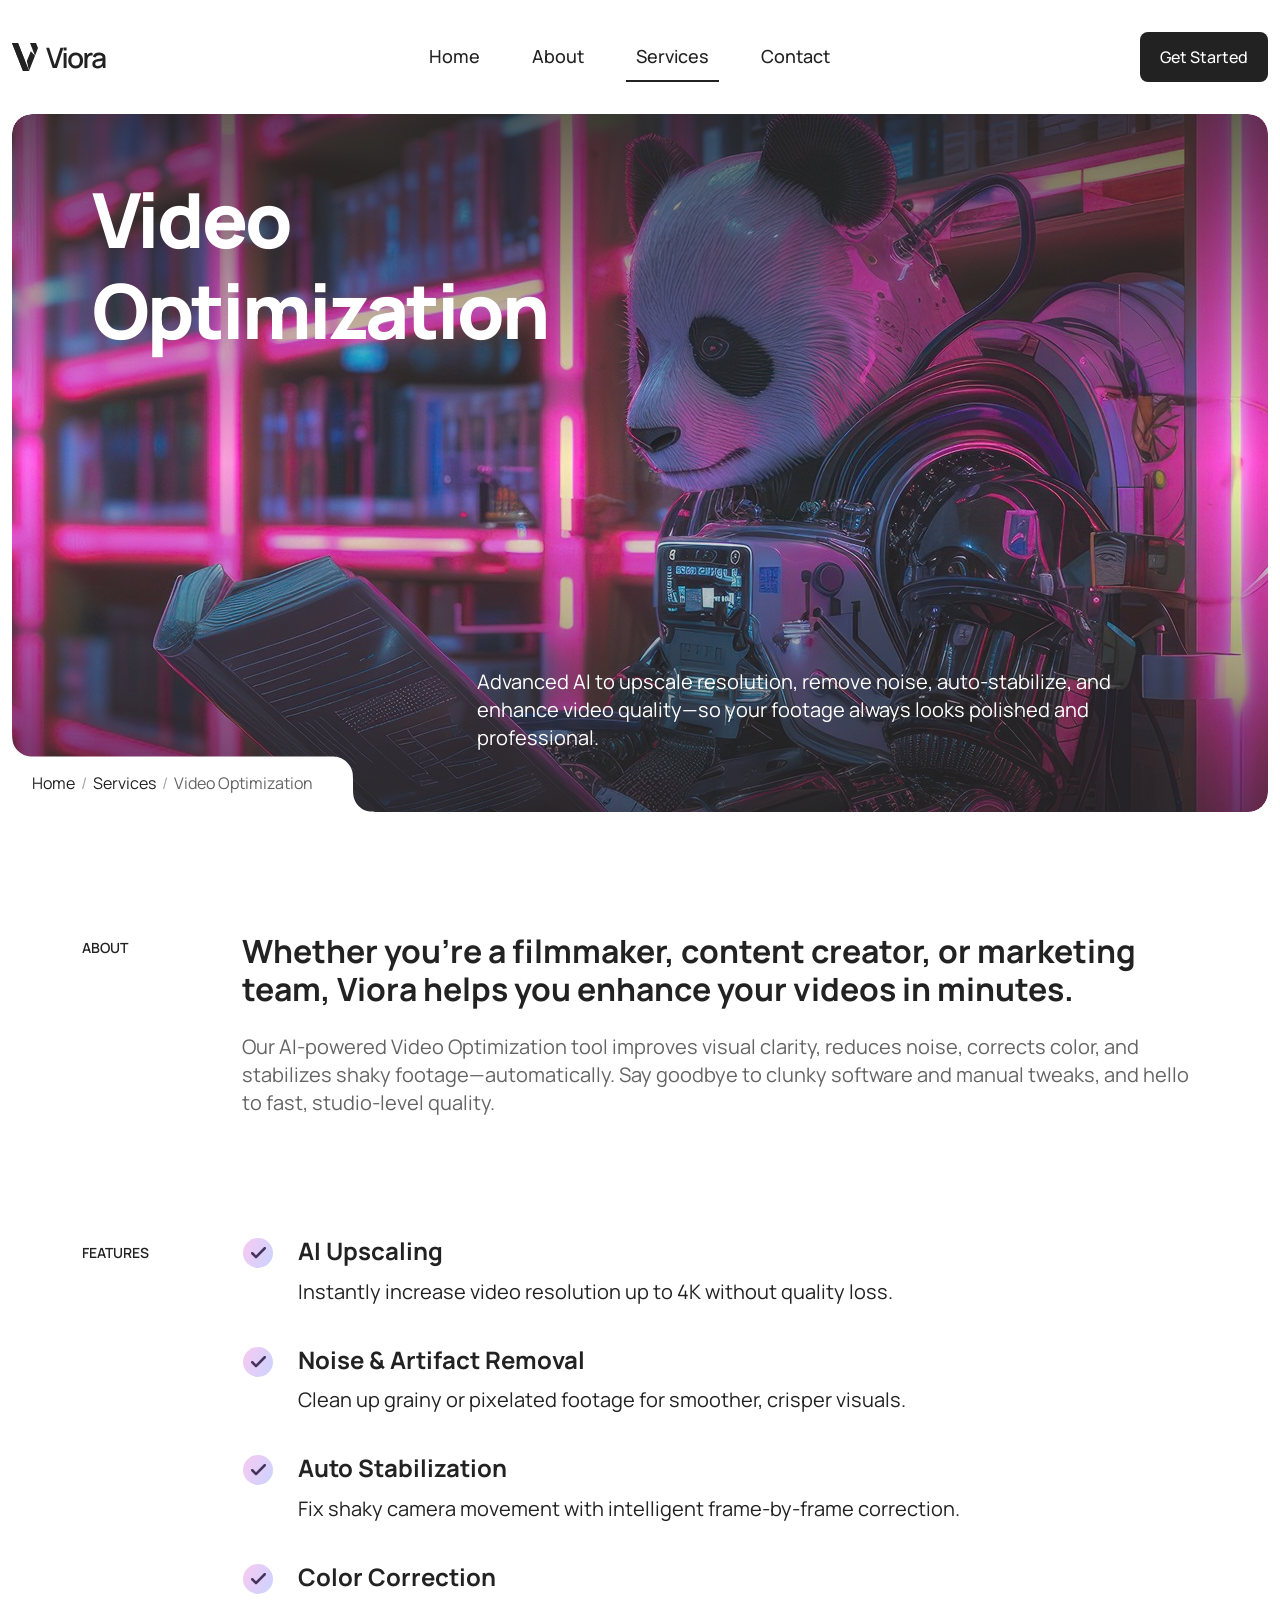
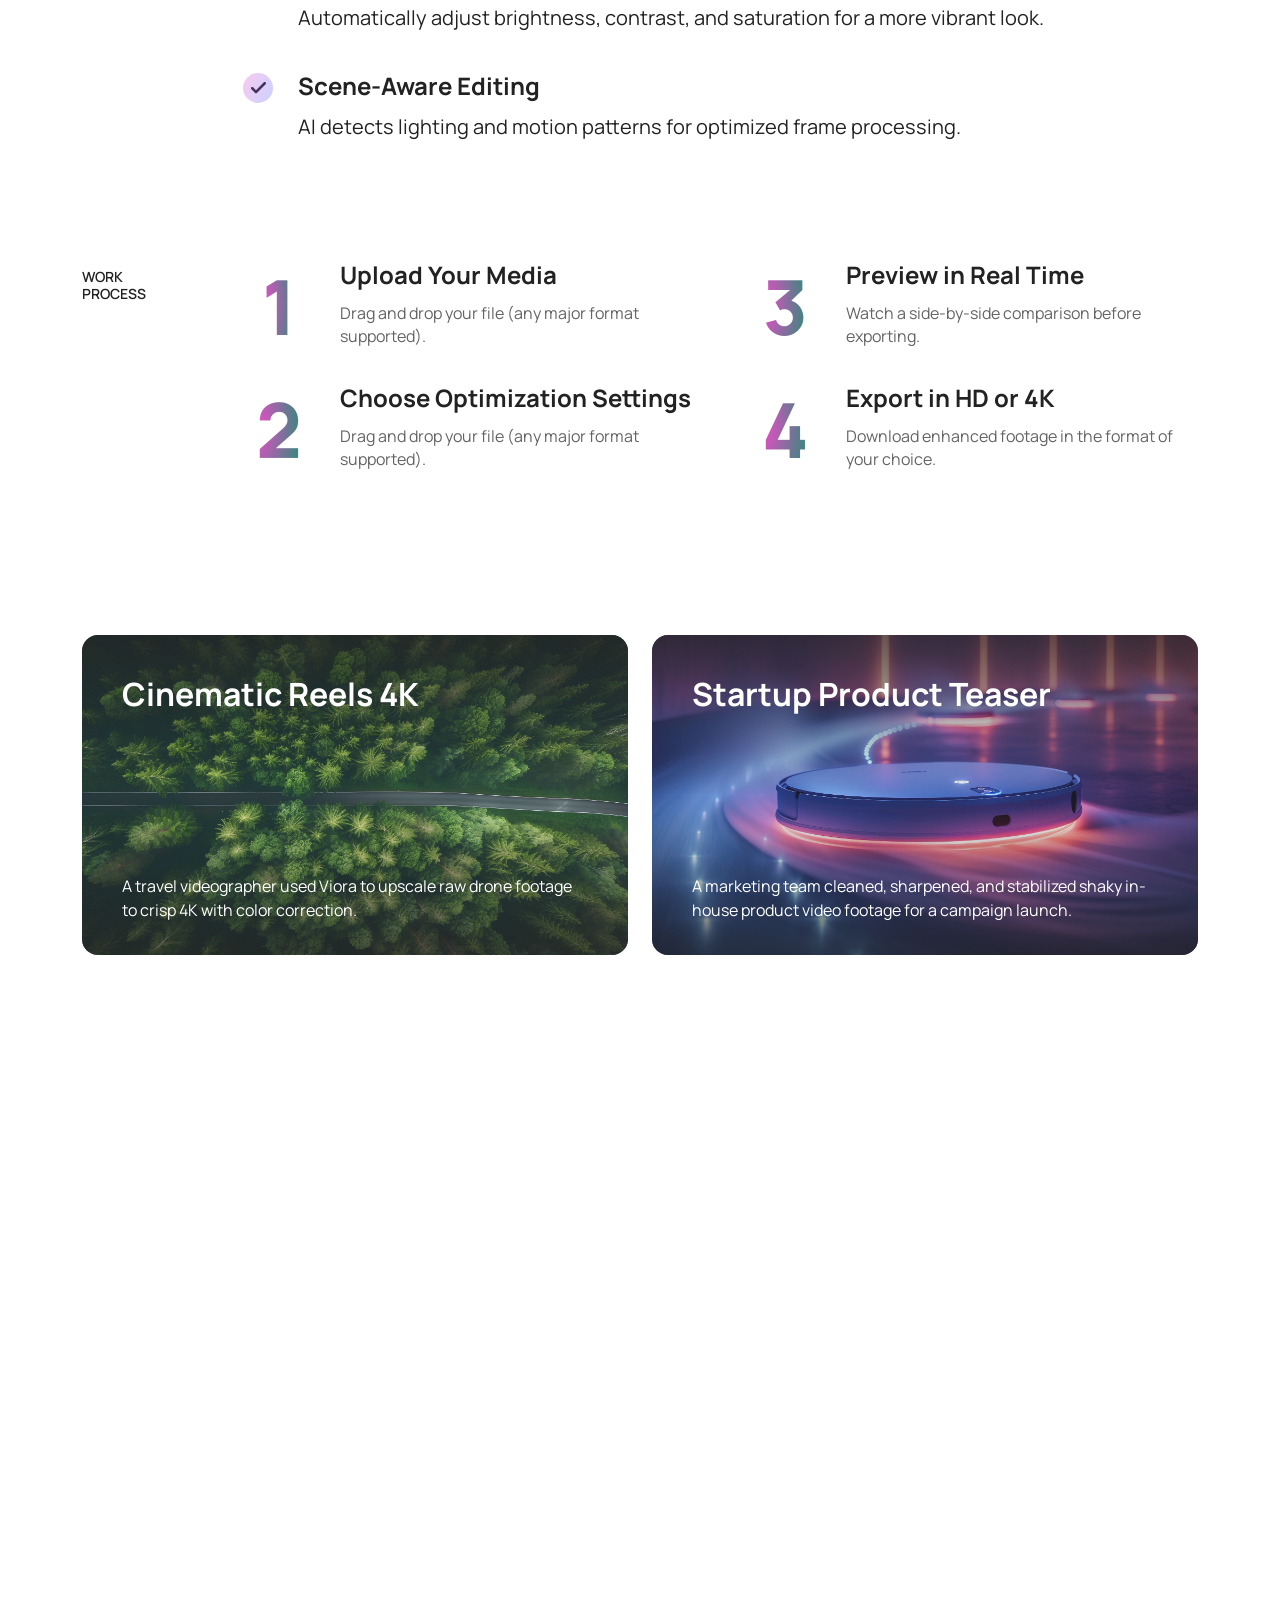
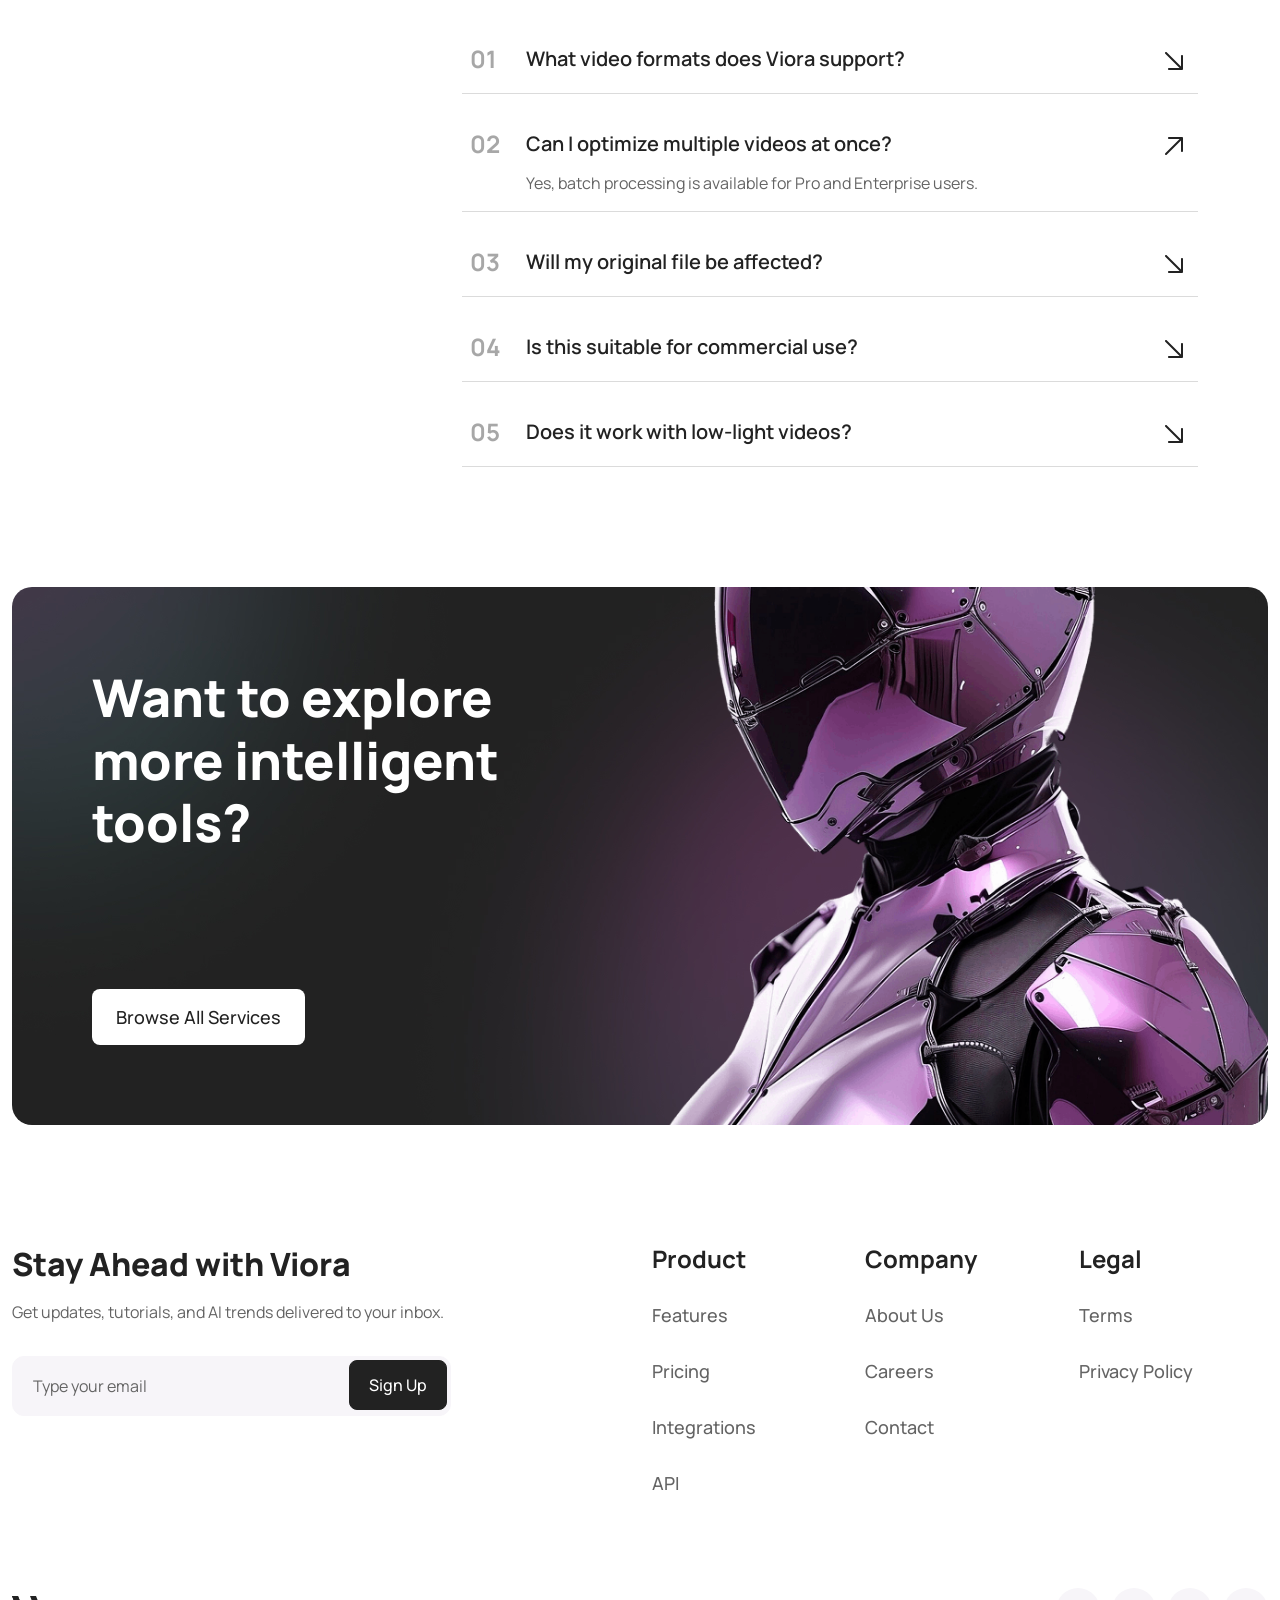
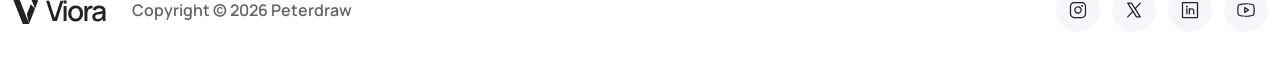
<file: service-details.html>
<!DOCTYPE html>
<html class="no-js" lang="en">

<head>
  <!-- Meta Tags -->
  <meta charset="utf-8">
  <meta http-equiv="x-ua-compatible" content="ie=edge">
  <meta name="viewport" content="width=device-width, initial-scale=1">
  <meta name="description" content="Viora - AI Technology HTML Website Template">
  <meta name="author" content="Laralink">
  <!-- Favicon Icon -->
  <link rel="icon" href="assets/img/favicon.png">
  <!-- Site Title -->
  <title>Viora - AI Technology Website HTML Template</title>
  <link rel="stylesheet" href="assets/css/bootstrap.min.css">
  <link rel="stylesheet" href="assets/css/fontawesome.min.css">
  <link rel="stylesheet" href="assets/css/slick.min.css">
  <link rel="stylesheet" href="assets/css/animate.css">
  <link rel="stylesheet" href="assets/css/odometer.css">
  <link rel="stylesheet" href="assets/css/style.css">
</head>

<body>
  <!-- Start Preloader -->
  <!-- <div class="cs_preloader">
    <div class="cs_preloader_in">
      <span></span>
      <span></span>
      <span></span>
      <span></span>
    </div>
    <div class="cs_preloader_text">Loading...</div>
  </div> -->
  <!-- End Preloader -->

  <!-- Start Header Section -->
  <header class="cs_site_header cs_style_1 cs_type_1 cs_black cs_sticky_header">
    <div class="cs_main_header cs_fs_18 cs_medium">
      <div class="container">
        <div class="cs_main_header_in">
          <div class="cs_main_header_left">
            <a class="cs_site_branding" href="index.html" aria-label="Home page link">
              <img src="assets/img/logo_black.svg" alt="Logo">
            </a>
          </div>
          <div class="cs_main_header_center">
            <div class="cs_nav">
              <div class="cs_nav_list_wrap">
                <ul class="cs_nav_list">
                  <li>
                    <a href="index.html" aria-label="Menu link">Home</a>
                  </li>
                  <li>
                    <a href="about.html" aria-label="Menu link">About</a>
                  </li>
                  <li class="active">
                    <a href="services.html" aria-label="Menu link">Services</a>
                  </li>
                  <li><a href="contact.html" aria-label="Menu link">Contact</a></li>
                </ul>
              </div>
            </div>
          </div>
          <div class="cs_main_header_right">
            <a href="contact.html" aria-label="Get start button" class="cs_btn_md ">Get Started</a>
          </div>
        </div>
      </div>
    </div>
  </header>
  <!-- End Header Section -->

  <!-- Start of Page Header Section -->
  <section class="cs_page_header_section_3">
    <div class="container">
      <div class="cs_page_header_wrapper position-relative">
        <div class="cs_page_header_bg cs_bg_filed" data-src="assets/img/service_details_page_header.jpg">
          <div class="cs_bg_image_overlay"></div>
          <div class="cs_page_header_info">
            <h1 class="cs_title cs_fs_76 cs_extra_bold cs_white mb-0">Video <br>Optimization</h1>
            <p class="cs_description cs_fs_20 cs_normal cs_white mb-0">Advanced AI to upscale resolution, remove noise,
              auto-stabilize, and enhance video quality—so your footage always looks polished and professional.</p>
          </div>
        </div>
        <ol class="cs_breadcrumb_style_1 cs_fs_16 cs_center breadcrumb mb-0">
          <li class="breadcrumb-item"><a href="/" aria-label="Back to home button">Home</a></li>
          <li class="breadcrumb-item"><a href="services.html">Services</a></li>
          <li class="breadcrumb-item active">Video Optimization</li>
        </ol>
      </div>
    </div>
  </section>
  <!-- End of Page Header Section -->

  <!-- Start of About Section -->
  <section class="cs_about_section_2">
    <div class="cs_height_120 cs_height_lg_60"></div>
    <div class="container">
      <div class="cs_about_wrapper_2">
        <div class="cs_about_title">
          <h2 class="cs_caption mb-0">About</h2>
        </div>
        <div class="cs_about_info">
          <h3 class="cs_about_subtitle cs_fs_32 cs_bold cs_mb_24 cs_mb_lg_24">Whether you're a filmmaker, content
            creator, or marketing team, Viora helps you enhance your videos in minutes. </h3>
          <p class="cs_about_description cs_fs_20 mb-0">Our AI-powered Video Optimization tool improves visual clarity,
            reduces noise, corrects color, and stabilizes shaky footage—automatically. Say goodbye to clunky software
            and manual tweaks, and hello to fast, studio-level quality.</p>
        </div>
      </div>
    </div>
    <div class="cs_height_40 cs_height_lg_30"></div>
  </section>
  <!-- End of About Section -->

  <!-- Start of Feature Section -->
  <section class="cs_feature_section_3">
    <div class="cs_height_80 cs_height_lg_30"></div>
    <div class="container">
      <div class="cs_feature_wrapper_3">
        <div class="cs_feature_title">
          <h2 class="cs_caption mb-0">Features</h2>
        </div>
        <ul class="cs_feature_list cs_mp_0">
          <li>
            <span class="cs_icon cs_center">
              <svg width="15" height="12" viewBox="0 0 15 12" fill="none" xmlns="http://www.w3.org/2000/svg">
                <path
                  d="M14.6351 0.366608C14.7513 0.4827 14.8435 0.620561 14.9064 0.772308C14.9693 0.924056 15.0017 1.08671 15.0017 1.25098C15.0017 1.41525 14.9693 1.57791 14.9064 1.72966C14.8435 1.88141 14.7513 2.01927 14.6351 2.13536L5.88507 10.8854C5.76898 11.0016 5.63112 11.0938 5.47937 11.1567C5.32762 11.2196 5.16496 11.252 5.00069 11.252C4.83643 11.252 4.67377 11.2196 4.52202 11.1567C4.37027 11.0938 4.23241 11.0016 4.11632 10.8854L0.36632 7.13536C0.131769 6.90081 0 6.58269 0 6.25098C0 5.91928 0.131769 5.60116 0.36632 5.36661C0.600871 5.13206 0.91899 5.00029 1.2507 5.00029C1.5824 5.00029 1.90052 5.13206 2.13507 5.36661L5.00069 8.2338L12.8663 0.366608C12.9824 0.250388 13.1203 0.15819 13.272 0.0952848C13.4238 0.0323794 13.5864 0 13.7507 0C13.915 0 14.0776 0.0323794 14.2294 0.0952848C14.3811 0.15819 14.519 0.250388 14.6351 0.366608Z"
                  fill="currentColor" />
              </svg>
            </span>
            <div class="cs_feature_info">
              <h3 class="cs_feature_subtitle cs_fs_24 cs_bold">AI Upscaling</h3>
              <p class="cs_feature_description cs_fs_20">Instantly increase video resolution up to 4K without quality
                loss.</p>
            </div>
          </li>
          <li>
            <span class="cs_icon cs_center">
              <svg width="15" height="12" viewBox="0 0 15 12" fill="none" xmlns="http://www.w3.org/2000/svg">
                <path
                  d="M14.6351 0.366608C14.7513 0.4827 14.8435 0.620561 14.9064 0.772308C14.9693 0.924056 15.0017 1.08671 15.0017 1.25098C15.0017 1.41525 14.9693 1.57791 14.9064 1.72966C14.8435 1.88141 14.7513 2.01927 14.6351 2.13536L5.88507 10.8854C5.76898 11.0016 5.63112 11.0938 5.47937 11.1567C5.32762 11.2196 5.16496 11.252 5.00069 11.252C4.83643 11.252 4.67377 11.2196 4.52202 11.1567C4.37027 11.0938 4.23241 11.0016 4.11632 10.8854L0.36632 7.13536C0.131769 6.90081 0 6.58269 0 6.25098C0 5.91928 0.131769 5.60116 0.36632 5.36661C0.600871 5.13206 0.91899 5.00029 1.2507 5.00029C1.5824 5.00029 1.90052 5.13206 2.13507 5.36661L5.00069 8.2338L12.8663 0.366608C12.9824 0.250388 13.1203 0.15819 13.272 0.0952848C13.4238 0.0323794 13.5864 0 13.7507 0C13.915 0 14.0776 0.0323794 14.2294 0.0952848C14.3811 0.15819 14.519 0.250388 14.6351 0.366608Z"
                  fill="currentColor" />
              </svg>
            </span>
            <div class="cs_feature_info">
              <h3 class="cs_feature_subtitle cs_fs_24 cs_bold">Noise & Artifact Removal</h3>
              <p class="cs_feature_description cs_fs_20">Clean up grainy or pixelated footage for smoother, crisper
                visuals.</p>
            </div>
          </li>
          <li>
            <span class="cs_icon cs_center">
              <svg width="15" height="12" viewBox="0 0 15 12" fill="none" xmlns="http://www.w3.org/2000/svg">
                <path
                  d="M14.6351 0.366608C14.7513 0.4827 14.8435 0.620561 14.9064 0.772308C14.9693 0.924056 15.0017 1.08671 15.0017 1.25098C15.0017 1.41525 14.9693 1.57791 14.9064 1.72966C14.8435 1.88141 14.7513 2.01927 14.6351 2.13536L5.88507 10.8854C5.76898 11.0016 5.63112 11.0938 5.47937 11.1567C5.32762 11.2196 5.16496 11.252 5.00069 11.252C4.83643 11.252 4.67377 11.2196 4.52202 11.1567C4.37027 11.0938 4.23241 11.0016 4.11632 10.8854L0.36632 7.13536C0.131769 6.90081 0 6.58269 0 6.25098C0 5.91928 0.131769 5.60116 0.36632 5.36661C0.600871 5.13206 0.91899 5.00029 1.2507 5.00029C1.5824 5.00029 1.90052 5.13206 2.13507 5.36661L5.00069 8.2338L12.8663 0.366608C12.9824 0.250388 13.1203 0.15819 13.272 0.0952848C13.4238 0.0323794 13.5864 0 13.7507 0C13.915 0 14.0776 0.0323794 14.2294 0.0952848C14.3811 0.15819 14.519 0.250388 14.6351 0.366608Z"
                  fill="currentColor" />
              </svg>
            </span>
            <div class="cs_feature_info">
              <h3 class="cs_feature_subtitle cs_fs_24 cs_bold">Auto Stabilization</h3>
              <p class="cs_feature_description cs_fs_20">Fix shaky camera movement with intelligent frame-by-frame
                correction.</p>
            </div>
          </li>
          <li>
            <span class="cs_icon cs_center">
              <svg width="15" height="12" viewBox="0 0 15 12" fill="none" xmlns="http://www.w3.org/2000/svg">
                <path
                  d="M14.6351 0.366608C14.7513 0.4827 14.8435 0.620561 14.9064 0.772308C14.9693 0.924056 15.0017 1.08671 15.0017 1.25098C15.0017 1.41525 14.9693 1.57791 14.9064 1.72966C14.8435 1.88141 14.7513 2.01927 14.6351 2.13536L5.88507 10.8854C5.76898 11.0016 5.63112 11.0938 5.47937 11.1567C5.32762 11.2196 5.16496 11.252 5.00069 11.252C4.83643 11.252 4.67377 11.2196 4.52202 11.1567C4.37027 11.0938 4.23241 11.0016 4.11632 10.8854L0.36632 7.13536C0.131769 6.90081 0 6.58269 0 6.25098C0 5.91928 0.131769 5.60116 0.36632 5.36661C0.600871 5.13206 0.91899 5.00029 1.2507 5.00029C1.5824 5.00029 1.90052 5.13206 2.13507 5.36661L5.00069 8.2338L12.8663 0.366608C12.9824 0.250388 13.1203 0.15819 13.272 0.0952848C13.4238 0.0323794 13.5864 0 13.7507 0C13.915 0 14.0776 0.0323794 14.2294 0.0952848C14.3811 0.15819 14.519 0.250388 14.6351 0.366608Z"
                  fill="currentColor" />
              </svg>
            </span>
            <div class="cs_feature_info">
              <h3 class="cs_feature_subtitle cs_fs_24 cs_bold">Color Correction</h3>
              <p class="cs_feature_description cs_fs_20">Automatically adjust brightness, contrast, and saturation for a
                more vibrant look.</p>
            </div>
          </li>
          <li>
            <span class="cs_icon cs_center">
              <svg width="15" height="12" viewBox="0 0 15 12" fill="none" xmlns="http://www.w3.org/2000/svg">
                <path
                  d="M14.6351 0.366608C14.7513 0.4827 14.8435 0.620561 14.9064 0.772308C14.9693 0.924056 15.0017 1.08671 15.0017 1.25098C15.0017 1.41525 14.9693 1.57791 14.9064 1.72966C14.8435 1.88141 14.7513 2.01927 14.6351 2.13536L5.88507 10.8854C5.76898 11.0016 5.63112 11.0938 5.47937 11.1567C5.32762 11.2196 5.16496 11.252 5.00069 11.252C4.83643 11.252 4.67377 11.2196 4.52202 11.1567C4.37027 11.0938 4.23241 11.0016 4.11632 10.8854L0.36632 7.13536C0.131769 6.90081 0 6.58269 0 6.25098C0 5.91928 0.131769 5.60116 0.36632 5.36661C0.600871 5.13206 0.91899 5.00029 1.2507 5.00029C1.5824 5.00029 1.90052 5.13206 2.13507 5.36661L5.00069 8.2338L12.8663 0.366608C12.9824 0.250388 13.1203 0.15819 13.272 0.0952848C13.4238 0.0323794 13.5864 0 13.7507 0C13.915 0 14.0776 0.0323794 14.2294 0.0952848C14.3811 0.15819 14.519 0.250388 14.6351 0.366608Z"
                  fill="currentColor" />
              </svg>
            </span>
            <div class="cs_feature_info">
              <h3 class="cs_feature_subtitle cs_fs_24 cs_bold">Scene-Aware Editing</h3>
              <p class="cs_feature_description cs_fs_20">AI detects lighting and motion patterns for optimized frame
                processing.</p>
            </div>
          </li>
        </ul>
      </div>
    </div>
    <div class="cs_height_40 cs_height_lg_30"></div>
  </section>
  <!-- End of Feature Section -->

  <!-- Start of Work Process Section -->
  <section class="cs_work_section_2">
    <div class="cs_height_80 cs_height_lg_30"></div>
    <div class="container">
      <div class="cs_work_wrapper_2">
        <div class="cs_work_title">
          <h2 class="cs_caption mb-0">Work Process</h2>
        </div>
        <div class="cs_work_style_2">
          <div class="cs_textbox_style_2">
            <div class="cs_number">
              <span class="cs_fs_76 cs_extra_bold">1</span>
            </div>
            <div class="cs_textbox">
              <h2 class="cs_title cs_fs_24 cs_bold cs_mb_12 cs_mb_lg_6">Upload Your Media</h2>
              <p class="cs_description cs_fs_16 mb-0">Drag and drop your file (any major format supported).</p>
            </div>
          </div>
          <div class="cs_textbox_style_2">
            <div class="cs_number">
              <span class="cs_fs_76 cs_extra_bold">3</span>
            </div>
            <div class="cs_textbox">
              <h2 class="cs_title cs_fs_24 cs_bold cs_mb_12 cs_mb_lg_6">Preview in Real Time</h2>
              <p class="cs_description cs_fs_16 mb-0">Watch a side-by-side comparison before exporting.</p>
            </div>
          </div>
          <div class="cs_textbox_style_2">
            <div class="cs_number">
              <span class="cs_fs_76 cs_extra_bold">2</span>
            </div>
            <div class="cs_textbox">
              <h2 class="cs_title cs_fs_24 cs_bold cs_mb_12 cs_mb_lg_6">Choose Optimization Settings</h2>
              <p class="cs_description cs_fs_16 mb-0">Drag and drop your file (any major format supported).</p>
            </div>
          </div>
          <div class="cs_textbox_style_2">
            <div class="cs_number">
              <span class="cs_fs_76 cs_extra_bold">4</span>
            </div>
            <div class="cs_textbox">
              <h2 class="cs_title cs_fs_24 cs_bold cs_mb_12 cs_mb_lg_6">Export in HD or 4K</h2>
              <p class="cs_description cs_fs_16 mb-0">Download enhanced footage in the format of your choice.</p>
            </div>
          </div>
        </div>
      </div>
    </div>
    <div class="cs_height_80 cs_height_lg_30"></div>
  </section>
  <!-- End of Work Process Section -->

  <!-- Start of Projects Section -->
  <section class="cs_project_section_2">
    <div class="cs_height_80 cs_height_lg_60"></div>
    <div class="container">
      <div class="row cs_gap_y_24">
        <div class="col-lg-6">
          <div class="cs_project_style_2 wow fadeInUp">
            <div class="cs_bg_image" data-src="assets/img/project_video_1.jpg"></div>
            <div class="cs_bg_image_overlay"></div>
            <a href="contact.html" aria-label="Get start button" class="cs_btn_sm cs_type_1">
              <span class="cs_btn_txt">Read More</span>
              <span class="cs_icon_arrow cs_center">
                <svg width="12" height="12" viewBox="0 0 12 12" fill="none" xmlns="http://www.w3.org/2000/svg">
                  <path
                    d="M11.2503 0.625V8.75C11.2503 8.91576 11.1845 9.07473 11.0673 9.19194C10.9501 9.30915 10.7911 9.375 10.6253 9.375C10.4596 9.375 10.3006 9.30915 10.1834 9.19194C10.0662 9.07473 10.0003 8.91576 10.0003 8.75V2.13359L1.06754 11.0672C0.95026 11.1845 0.7912 11.2503 0.625348 11.2503C0.459495 11.2503 0.300435 11.1845 0.18316 11.0672C0.0658846 10.9499 0 10.7909 0 10.625C0 10.4591 0.0658846 10.3001 0.18316 10.1828L9.11675 1.25H2.50035C2.33459 1.25 2.17562 1.18415 2.05841 1.06694C1.9412 0.949731 1.87535 0.79076 1.87535 0.625C1.87535 0.45924 1.9412 0.300269 2.05841 0.183058C2.17562 0.0658481 2.33459 0 2.50035 0H10.6253C10.7911 0 10.9501 0.0658481 11.0673 0.183058C11.1845 0.300269 11.2503 0.45924 11.2503 0.625Z"
                    fill="currentColor" />
                </svg>
              </span>
            </a>
            <div class="cs_project_info">
              <h3 class="cs_title cs_fs_32 cs_bold cs_white mb-0">Cinematic Reels 4K</h3>
              <p class="cs_description cs_fs_16 mb-0">A travel videographer used Viora to upscale raw drone footage to
                crisp 4K with color correction.</p>
            </div>
          </div>
        </div>
        <div class="col-lg-6">
          <div class="cs_project_style_2 wow fadeInUp" data-wow-delay="0.15s">
            <div class="cs_bg_image" data-src="assets/img/project_video_2.jpg"></div>
            <div class="cs_bg_image_overlay"></div>
            <a href="contact.html" aria-label="Get start button" class="cs_btn_sm cs_type_1">
              <span class="cs_btn_txt">Read More</span>
              <span class="cs_icon_arrow cs_center">
                <svg width="12" height="12" viewBox="0 0 12 12" fill="none" xmlns="http://www.w3.org/2000/svg">
                  <path
                    d="M11.2503 0.625V8.75C11.2503 8.91576 11.1845 9.07473 11.0673 9.19194C10.9501 9.30915 10.7911 9.375 10.6253 9.375C10.4596 9.375 10.3006 9.30915 10.1834 9.19194C10.0662 9.07473 10.0003 8.91576 10.0003 8.75V2.13359L1.06754 11.0672C0.95026 11.1845 0.7912 11.2503 0.625348 11.2503C0.459495 11.2503 0.300435 11.1845 0.18316 11.0672C0.0658846 10.9499 0 10.7909 0 10.625C0 10.4591 0.0658846 10.3001 0.18316 10.1828L9.11675 1.25H2.50035C2.33459 1.25 2.17562 1.18415 2.05841 1.06694C1.9412 0.949731 1.87535 0.79076 1.87535 0.625C1.87535 0.45924 1.9412 0.300269 2.05841 0.183058C2.17562 0.0658481 2.33459 0 2.50035 0H10.6253C10.7911 0 10.9501 0.0658481 11.0673 0.183058C11.1845 0.300269 11.2503 0.45924 11.2503 0.625Z"
                    fill="currentColor" />
                </svg>
              </span>
            </a>
            <div class="cs_project_info">
              <h3 class="cs_title cs_fs_32 cs_bold cs_white mb-0">Startup Product Teaser</h3>
              <p class="cs_description cs_fs_16 mb-0">A marketing team cleaned, sharpened, and stabilized shaky in-house
                product video footage for a campaign launch.</p>
            </div>
          </div>
        </div>
      </div>
    </div>
    <div class="cs_height_80 cs_height_lg_60"></div>
  </section>
  <!-- End of Projects Section -->

  <!-- Start of Testimonial Section -->
  <section class="cs_testimonial_section_2">
    <div class="cs_height_80 cs_height_lg_60"></div>
    <div class="container">
      <div class="cs_heading_style_2 wow fadeInUp">
        <h2 class="cs_title cs_fs_40 mb-0">What Creators are Saying</h2>
      </div>
      <div class="cs_height_64 cs_height_lg_50"></div>
      <div class="cs_testimonial_wrapper_2">
        <div class="cs_testimonial_style_2 wow fadeInUp">
          <p class="cs_testimonial_text cs_fs_18 mb-0">“Viora turned our shaky outdoor footage into
            professional-quality video in minutes. The results were impressive and effortless.”</p>
          <div class="cs_testimonial_meta">
            <div class="cs_testimonial_avatar">
              <img src="assets/img/testimonial_avatar_1.jpg" alt="Nina Ambrose">
            </div>
            <div class="cs_testimonial_info">
              <h3 class="cs_author_title cs_fs_20 cs_bold mb-0">Nina Ambrose</h3>
              <p class="cs_author_designation cs_fs_14 mb-0">Content Producer</p>
            </div>
          </div>
        </div>
        <div class="cs_testimonial_style_2 wow fadeInUp" data-wow-delay="0.15s">
          <p class="cs_testimonial_text cs_fs_18 mb-0">“My videos now look sharper and more polished. Viora’s AI
            tools made a clear difference without the heavy post-production work.”</p>
          <div class="cs_testimonial_meta">
            <div class="cs_testimonial_avatar">
              <img src="assets/img/testimonial_avatar_2.jpg" alt="Leo Maucher">
            </div>
            <div class="cs_testimonial_info">
              <h3 class="cs_author_title cs_fs_20 cs_bold mb-0">Leo Maucher</h3>
              <p class="cs_author_designation cs_fs_14 mb-0">Tech Reviewer</p>
            </div>
          </div>
        </div>
        <div class="cs_testimonial_style_2 wow fadeInUp" data-wow-delay="0.3s">
          <p class="cs_testimonial_text cs_fs_18 mb-0">“We no longer need to outsource editing—Viora handles
            everything with ease, even the most challenging footage. It’s become a key part of our content
            workflow.”</p>
          <div class="cs_testimonial_meta">
            <div class="cs_testimonial_avatar">
              <img src="assets/img/testimonial_avatar_3.jpg" alt="Jules Rostcher">
            </div>
            <div class="cs_testimonial_info">
              <h3 class="cs_author_title cs_fs_20 cs_bold mb-0">Jules Rostcher</h3>
              <p class="cs_author_designation cs_fs_14 mb-0">Brand Manager</p>
            </div>
          </div>
        </div>
      </div>
    </div>
    <div class="cs_height_80 cs_height_lg_60"></div>
  </section>
  <!-- End of Testimonial Section -->

  <!-- Start of FAQ Section -->
  <section class="cs_faq_section_1">
    <div class="cs_height_80 cs_height_lg_60"></div>
    <div class="container">
      <div class="row cs_gap_y_50">
        <div class="col-lg-4">
          <div class="cs_heading_style_2 wow fadeInUp">
            <h2 class="cs_title cs_fs_40 cs_extra_bold mb-0">Need Help? We've Got Answers</h2>
            <div class="cs_height_24 cs_height_lg_24"></div>
            <p class="cs_description cs_fs_20 mb-0">Everything you need to know before optimizing your videos with
              AI-powered precision.</p>
          </div>
        </div>
        <div class="col-lg-8">
          <div class="cs_faq_list wow fadeInUp">
            <div class="cs_accordian">
              <div class="cs_accordian_head">
                <span class="cs_accordian_number cs_fs_24 cs_bold">01</span>
                <h3 class="cs_accordian_title cs_fs_20 cs_semibold mb-0">What video formats does Viora support?</h3>
                <span class="cs_accordian_toggle">
                  <svg width="18" height="18" viewBox="0 0 18 18" fill="none" xmlns="http://www.w3.org/2000/svg">
                    <path
                      d="M18.0006 4.00056V17.0006C18.0006 17.2658 17.8952 17.5201 17.7077 17.7077C17.5201 17.8952 17.2658 18.0006 17.0006 18.0006H4.00056C3.73534 18.0006 3.48099 17.8952 3.29345 17.7077C3.10591 17.5201 3.00056 17.2658 3.00056 17.0006C3.00056 16.7353 3.10591 16.481 3.29345 16.2934C3.48099 16.1059 3.73534 16.0006 4.00056 16.0006H14.5868L0.293056 1.70806C0.105415 1.52042 -1.97712e-09 1.26592 0 1.00056C1.97712e-09 0.735192 0.105415 0.480697 0.293056 0.293056C0.480697 0.105415 0.735192 1.97712e-09 1.00056 0C1.26592 -1.97712e-09 1.52042 0.105415 1.70806 0.293056L16.0006 14.5868V4.00056C16.0006 3.73534 16.1059 3.48099 16.2934 3.29345C16.481 3.10591 16.7353 3.00056 17.0006 3.00056C17.2658 3.00056 17.5201 3.10591 17.7077 3.29345C17.8952 3.48099 18.0006 3.73534 18.0006 4.00056Z"
                      fill="currentColor" />
                  </svg>
                </span>
              </div>
              <div class="cs_accordian_body">
                <p class="cs_fs_16 mb-0">Absolutely. Many businesses use Viora to prep high-quality videos for ads,
                  websites, and social media.</p>
              </div>
            </div>
            <div class="cs_accordian active">
              <div class="cs_accordian_head">
                <span class="cs_accordian_number cs_fs_24 cs_bold">02</span>
                <h3 class="cs_accordian_title cs_fs_20 cs_semibold mb-0">Can I optimize multiple videos at once?</h3>
                <span class="cs_accordian_toggle">
                  <svg width="18" height="18" viewBox="0 0 18 18" fill="none" xmlns="http://www.w3.org/2000/svg">
                    <path
                      d="M18.0006 4.00056V17.0006C18.0006 17.2658 17.8952 17.5201 17.7077 17.7077C17.5201 17.8952 17.2658 18.0006 17.0006 18.0006H4.00056C3.73534 18.0006 3.48099 17.8952 3.29345 17.7077C3.10591 17.5201 3.00056 17.2658 3.00056 17.0006C3.00056 16.7353 3.10591 16.481 3.29345 16.2934C3.48099 16.1059 3.73534 16.0006 4.00056 16.0006H14.5868L0.293056 1.70806C0.105415 1.52042 -1.97712e-09 1.26592 0 1.00056C1.97712e-09 0.735192 0.105415 0.480697 0.293056 0.293056C0.480697 0.105415 0.735192 1.97712e-09 1.00056 0C1.26592 -1.97712e-09 1.52042 0.105415 1.70806 0.293056L16.0006 14.5868V4.00056C16.0006 3.73534 16.1059 3.48099 16.2934 3.29345C16.481 3.10591 16.7353 3.00056 17.0006 3.00056C17.2658 3.00056 17.5201 3.10591 17.7077 3.29345C17.8952 3.48099 18.0006 3.73534 18.0006 4.00056Z"
                      fill="currentColor" />
                  </svg>
                </span>
              </div>
              <div class="cs_accordian_body">
                <p class="cs_fs_16 mb-0">Yes, batch processing is available for Pro and Enterprise users.</p>
              </div>
            </div>
            <div class="cs_accordian">
              <div class="cs_accordian_head">
                <span class="cs_accordian_number cs_fs_24 cs_bold">03</span>
                <h3 class="cs_accordian_title cs_fs_20 cs_semibold mb-0">Will my original file be affected?</h3>
                <span class="cs_accordian_toggle">
                  <svg width="18" height="18" viewBox="0 0 18 18" fill="none" xmlns="http://www.w3.org/2000/svg">
                    <path
                      d="M18.0006 4.00056V17.0006C18.0006 17.2658 17.8952 17.5201 17.7077 17.7077C17.5201 17.8952 17.2658 18.0006 17.0006 18.0006H4.00056C3.73534 18.0006 3.48099 17.8952 3.29345 17.7077C3.10591 17.5201 3.00056 17.2658 3.00056 17.0006C3.00056 16.7353 3.10591 16.481 3.29345 16.2934C3.48099 16.1059 3.73534 16.0006 4.00056 16.0006H14.5868L0.293056 1.70806C0.105415 1.52042 -1.97712e-09 1.26592 0 1.00056C1.97712e-09 0.735192 0.105415 0.480697 0.293056 0.293056C0.480697 0.105415 0.735192 1.97712e-09 1.00056 0C1.26592 -1.97712e-09 1.52042 0.105415 1.70806 0.293056L16.0006 14.5868V4.00056C16.0006 3.73534 16.1059 3.48099 16.2934 3.29345C16.481 3.10591 16.7353 3.00056 17.0006 3.00056C17.2658 3.00056 17.5201 3.10591 17.7077 3.29345C17.8952 3.48099 18.0006 3.73534 18.0006 4.00056Z"
                      fill="currentColor" />
                  </svg>
                </span>
              </div>
              <div class="cs_accordian_body">
                <p class="cs_fs_16 mb-0">No, your original remains untouched. You'll receive a new, enhanced version.
                </p>
              </div>
            </div>
            <div class="cs_accordian">
              <div class="cs_accordian_head">
                <span class="cs_accordian_number cs_fs_24 cs_bold">04</span>
                <h3 class="cs_accordian_title cs_fs_20 cs_semibold mb-0">Is this suitable for commercial use?</h3>
                <span class="cs_accordian_toggle">
                  <svg width="18" height="18" viewBox="0 0 18 18" fill="none" xmlns="http://www.w3.org/2000/svg">
                    <path
                      d="M18.0006 4.00056V17.0006C18.0006 17.2658 17.8952 17.5201 17.7077 17.7077C17.5201 17.8952 17.2658 18.0006 17.0006 18.0006H4.00056C3.73534 18.0006 3.48099 17.8952 3.29345 17.7077C3.10591 17.5201 3.00056 17.2658 3.00056 17.0006C3.00056 16.7353 3.10591 16.481 3.29345 16.2934C3.48099 16.1059 3.73534 16.0006 4.00056 16.0006H14.5868L0.293056 1.70806C0.105415 1.52042 -1.97712e-09 1.26592 0 1.00056C1.97712e-09 0.735192 0.105415 0.480697 0.293056 0.293056C0.480697 0.105415 0.735192 1.97712e-09 1.00056 0C1.26592 -1.97712e-09 1.52042 0.105415 1.70806 0.293056L16.0006 14.5868V4.00056C16.0006 3.73534 16.1059 3.48099 16.2934 3.29345C16.481 3.10591 16.7353 3.00056 17.0006 3.00056C17.2658 3.00056 17.5201 3.10591 17.7077 3.29345C17.8952 3.48099 18.0006 3.73534 18.0006 4.00056Z"
                      fill="currentColor" />
                  </svg>
                </span>
              </div>
              <div class="cs_accordian_body">
                <p class="cs_fs_16 mb-0">Yes, Viora is built for both personal and commercial projects with full usage
                  rights.</p>
              </div>
            </div>
            <div class="cs_accordian">
              <div class="cs_accordian_head">
                <span class="cs_accordian_number cs_fs_24 cs_bold">05</span>
                <h3 class="cs_accordian_title cs_fs_20 cs_semibold mb-0">Does it work with low-light videos?</h3>
                <span class="cs_accordian_toggle">
                  <svg width="18" height="18" viewBox="0 0 18 18" fill="none" xmlns="http://www.w3.org/2000/svg">
                    <path
                      d="M18.0006 4.00056V17.0006C18.0006 17.2658 17.8952 17.5201 17.7077 17.7077C17.5201 17.8952 17.2658 18.0006 17.0006 18.0006H4.00056C3.73534 18.0006 3.48099 17.8952 3.29345 17.7077C3.10591 17.5201 3.00056 17.2658 3.00056 17.0006C3.00056 16.7353 3.10591 16.481 3.29345 16.2934C3.48099 16.1059 3.73534 16.0006 4.00056 16.0006H14.5868L0.293056 1.70806C0.105415 1.52042 -1.97712e-09 1.26592 0 1.00056C1.97712e-09 0.735192 0.105415 0.480697 0.293056 0.293056C0.480697 0.105415 0.735192 1.97712e-09 1.00056 0C1.26592 -1.97712e-09 1.52042 0.105415 1.70806 0.293056L16.0006 14.5868V4.00056C16.0006 3.73534 16.1059 3.48099 16.2934 3.29345C16.481 3.10591 16.7353 3.00056 17.0006 3.00056C17.2658 3.00056 17.5201 3.10591 17.7077 3.29345C17.8952 3.48099 18.0006 3.73534 18.0006 4.00056Z"
                      fill="currentColor" />
                  </svg>
                </span>
              </div>
              <div class="cs_accordian_body">
                <p class="cs_fs_16 mb-0">Yes, Viora's AI is trained to enhance clarity and reduce noise even in dim
                  lighting conditions.</p>
              </div>
            </div>
          </div>
        </div>
      </div>
    </div>
    <div class="cs_height_80 cs_height_lg_60"></div>
  </section>
  <!-- End of FAQ Section -->

  <!-- Start of CTA Section  -->
  <section class="cs_cta_style_4">
    <div class="cs_height_40 cs_height_lg_60"></div>
    <div class="container">
      <div class="cs_content_wrapper cs_bg_filed" data-src="assets/img/cta_4.jpg">
        <div class="cs_heading_style_3">
          <h2 class="cs_title cs_fs_62 cs_white mb-0">Want to explore more intelligent tools?</h2>
          <a href="contact.html" aria-label="Get start button" class="cs_btn_lg cs_type_1">Browse All Services</a>
        </div>
        <div class="cs_thumbnail">
          <img src="assets/img/cta_4_image.png" alt="">
        </div>
      </div>
    </div>
    <div class="cs_height_40 cs_height_lg_60"></div>
  </section>
  <!-- End of CTA Section -->

  <!-- Start of Footer -->
  <footer class="cs_footer_section_1">
    <div class="cs_height_80 cs_height_lg_60"></div>
    <div class="container">
      <div class="row cs_gap_y_40">
        <div class="col-lg-6">
          <div class="cs_footer_col">
            <div class="cs_footer_widget">
              <h2 class="cs_footer_widget_title cs_fs_32 cs_mb_16">Stay Ahead with Viora</h2>
              <div class="cs_footer_text_widget">
                <p class="cs_mb_32">Get updates, tutorials, and AI trends delivered to your inbox.</p>
              </div>
            </div>
            <div class="cs_footer_widget">
              <form action="#" class="cs_newsletter cs_style_1">
                <input type="email" name="email" placeholder="Type your email" class="cs_newsletter_input"
                  autocomplete="email">
                <button type="submit" class="cs_btn_md wow fadeInLeft">
                  <span>Sign Up</span>
                </button>
              </form>
            </div>
          </div>
        </div>
        <div class="col-lg-2">
          <div class="cs_footer_col">
            <div class="cs_footer_widget">
              <h2 class="cs_footer_widget_title cs_fs_24 cs_bold cs_mb_16">Product</h2>
              <ul class="cs_footer_widget_menu cs_mp_0">
                <li>
                  <a href="#" aria-label="Footer link">Features</a>
                </li>
                <li>
                  <a href="services.html" aria-label="Footer link">Pricing</a>
                </li>
                <li>
                  <a href="#" aria-label="Footer link">Integrations</a>
                </li>
                <li>
                  <a href="#" aria-label="Footer link">API</a>
                </li>
              </ul>
            </div>
          </div>
        </div>
        <div class="col-lg-2">
          <div class="cs_footer_col">
            <div class="cs_footer_widget">
              <h2 class="cs_footer_widget_title cs_fs_24 cs_bold cs_mb_16">Company</h2>
              <ul class="cs_footer_widget_menu cs_mp_0">
                <li>
                  <a href="about.html" aria-label="Footer link">About Us</a>
                </li>
                <li>
                  <a href="#" aria-label="Footer link">Careers</a>
                </li>
                <li>
                  <a href="contact.html" aria-label="Footer link">Contact</a>
                </li>
              </ul>
            </div>
          </div>
        </div>
        <div class="col-lg-2">
          <div class="cs_footer_col">
            <div class="cs_footer_widget">
              <h2 class="cs_footer_widget_title cs_fs_24 cs_bold cs_mb_16">Legal</h2>
              <ul class="cs_footer_widget_menu cs_mp_0">
                <li>
                  <a href="#" aria-label="Footer link">Terms</a>
                </li>
                <li>
                  <a href="#" aria-label="Footer link">Privacy Policy</a>
                </li>
              </ul>
            </div>
          </div>
        </div>
      </div>
      <div class="cs_height_80 cs_height_lg_60"></div>
      <div class="cs_footer_bottom">
        <div class="cs_left_column">
          <img src="assets/img/logo_black.svg" alt="footer logo">
        </div>
        <p class="cs_copyright cs_semibold mb-0">Copyright © 2026 Peterdraw</p>
        <div class="cs_social_btns flex-1">
          <a href="#" aria-label="Social link">
            <img src="assets/img/InstagramLogo.svg" alt="">
          </a>
          <a href="#" aria-label="Social link">
            <img src="assets/img/XLogo.svg" alt="">
          </a>
          <a href="#" aria-label="Social link">
            <img src="assets/img/LinkedinLogo.svg" alt="">
          </a>
          <a href="#" aria-label="Social link">
            <img src="assets/img/YoutubeLogo.svg" alt="">
          </a>
        </div>
      </div>
    </div>
    <div class="cs_height_32 cs_height_lg_32"></div>
  </footer>
  <!-- End of footer -->

  <!-- Script -->
  <script src="assets/js/jquery-3.7.1.min.js"></script>
  <script src="assets/js/jquery.slick.min.js"></script>
  <script src="assets/js/wow.min.js"></script>
  <script src="assets/js/odometer.min.js"></script>
  <script src="assets/js/main.js"></script>
  <script src="assets/js/wave-animate.js"></script>
</body>

</html>
</file>
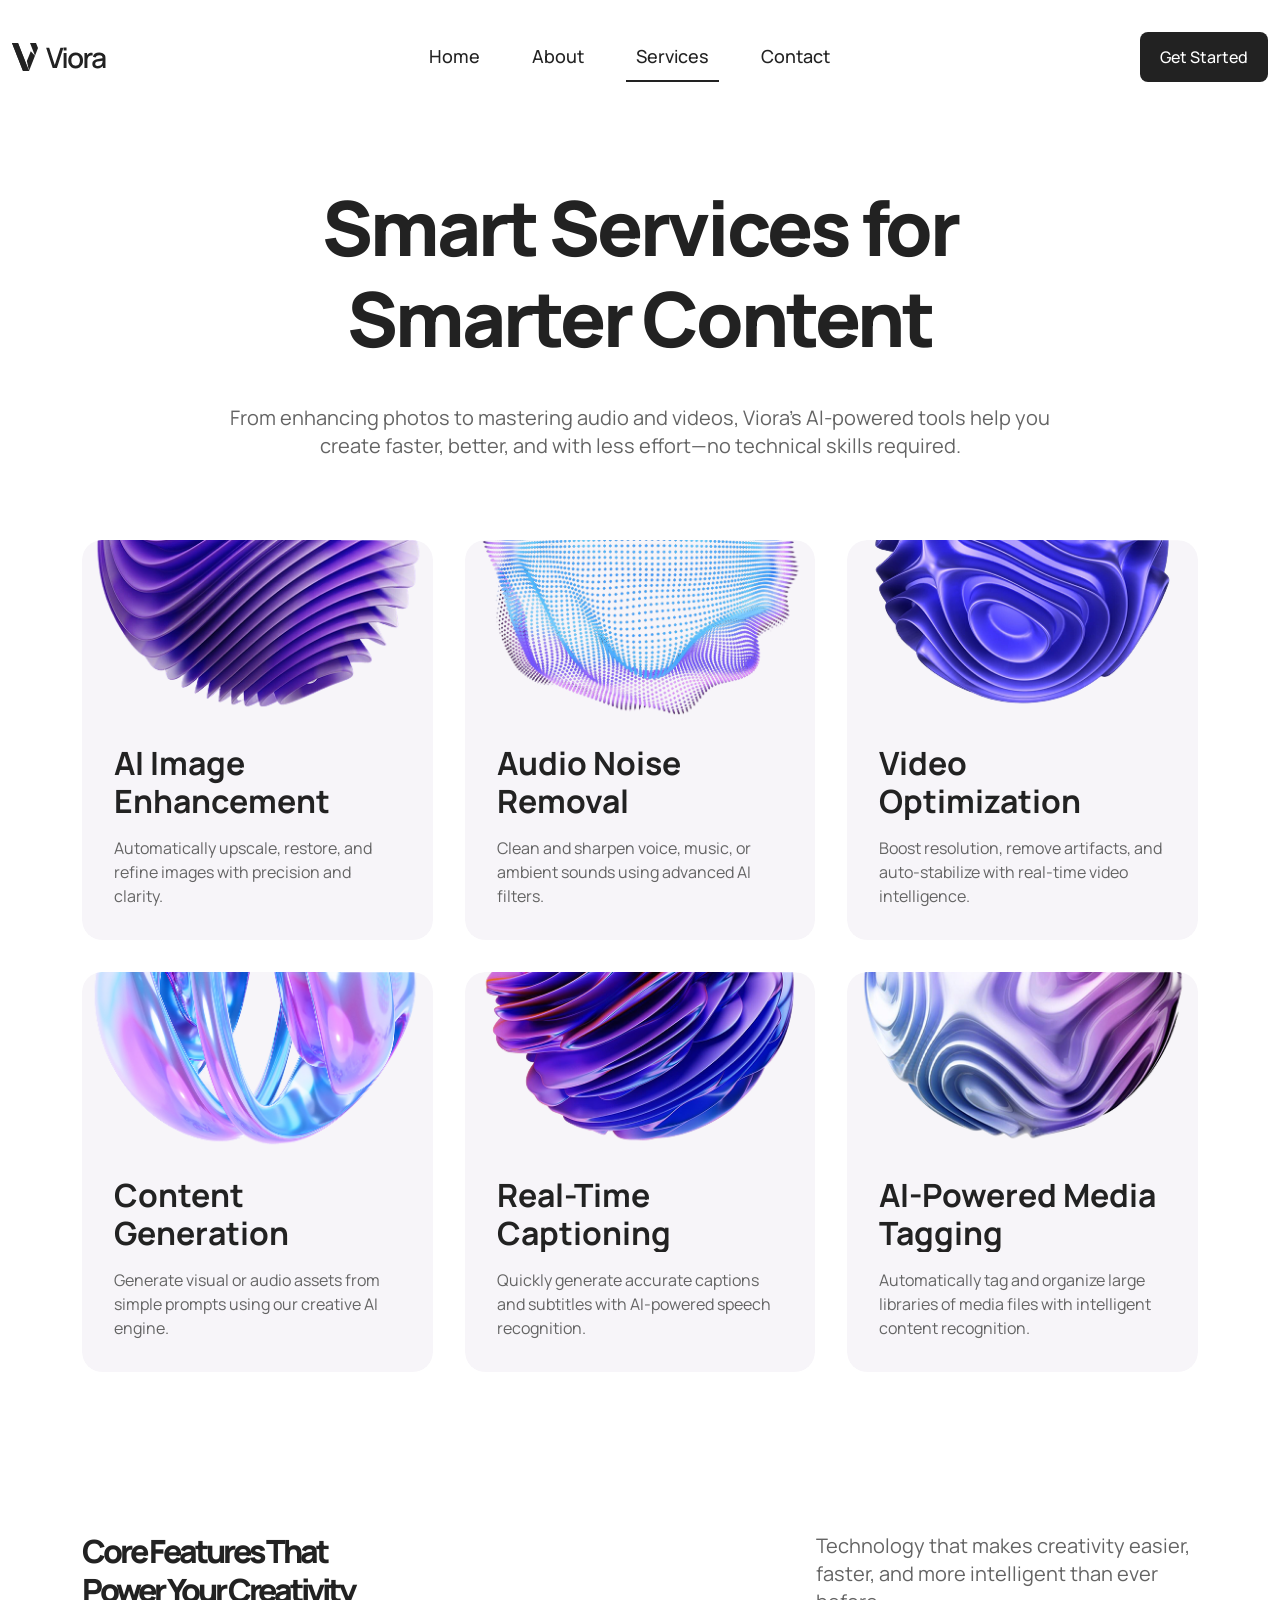
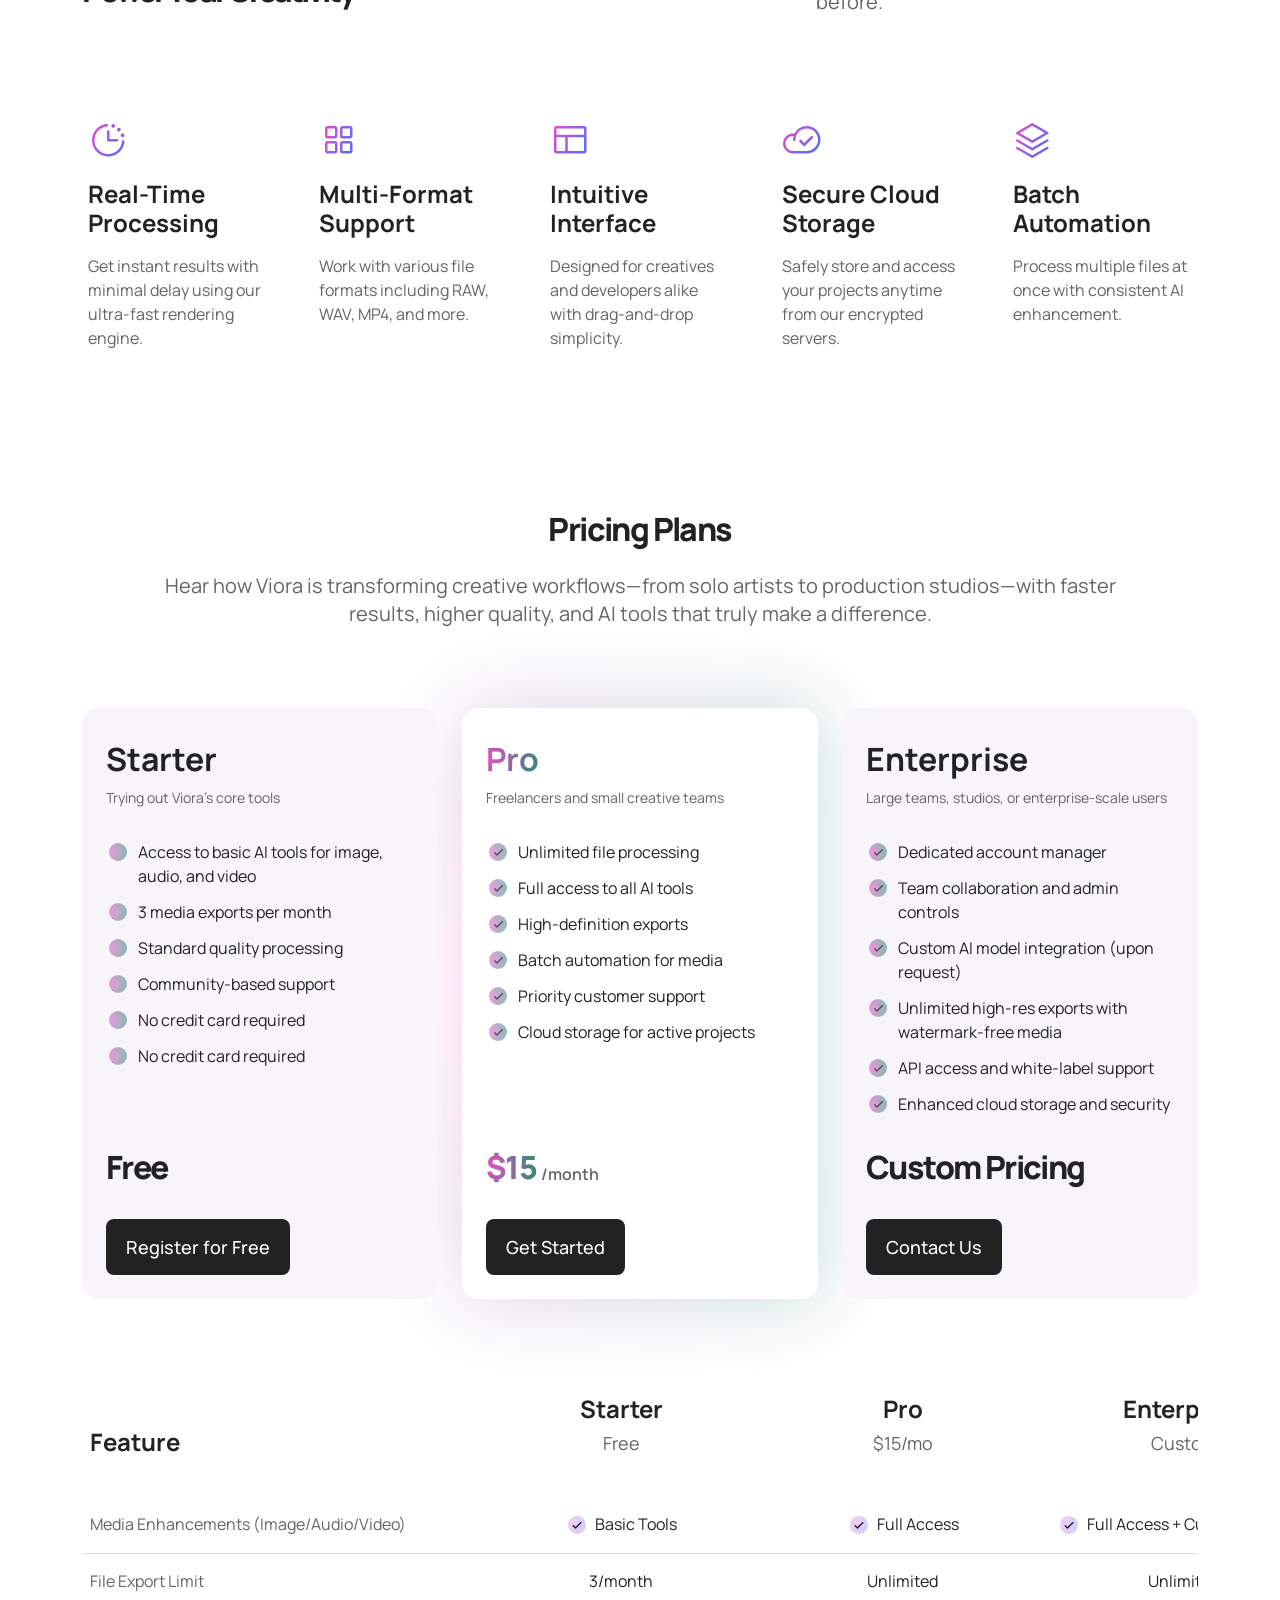
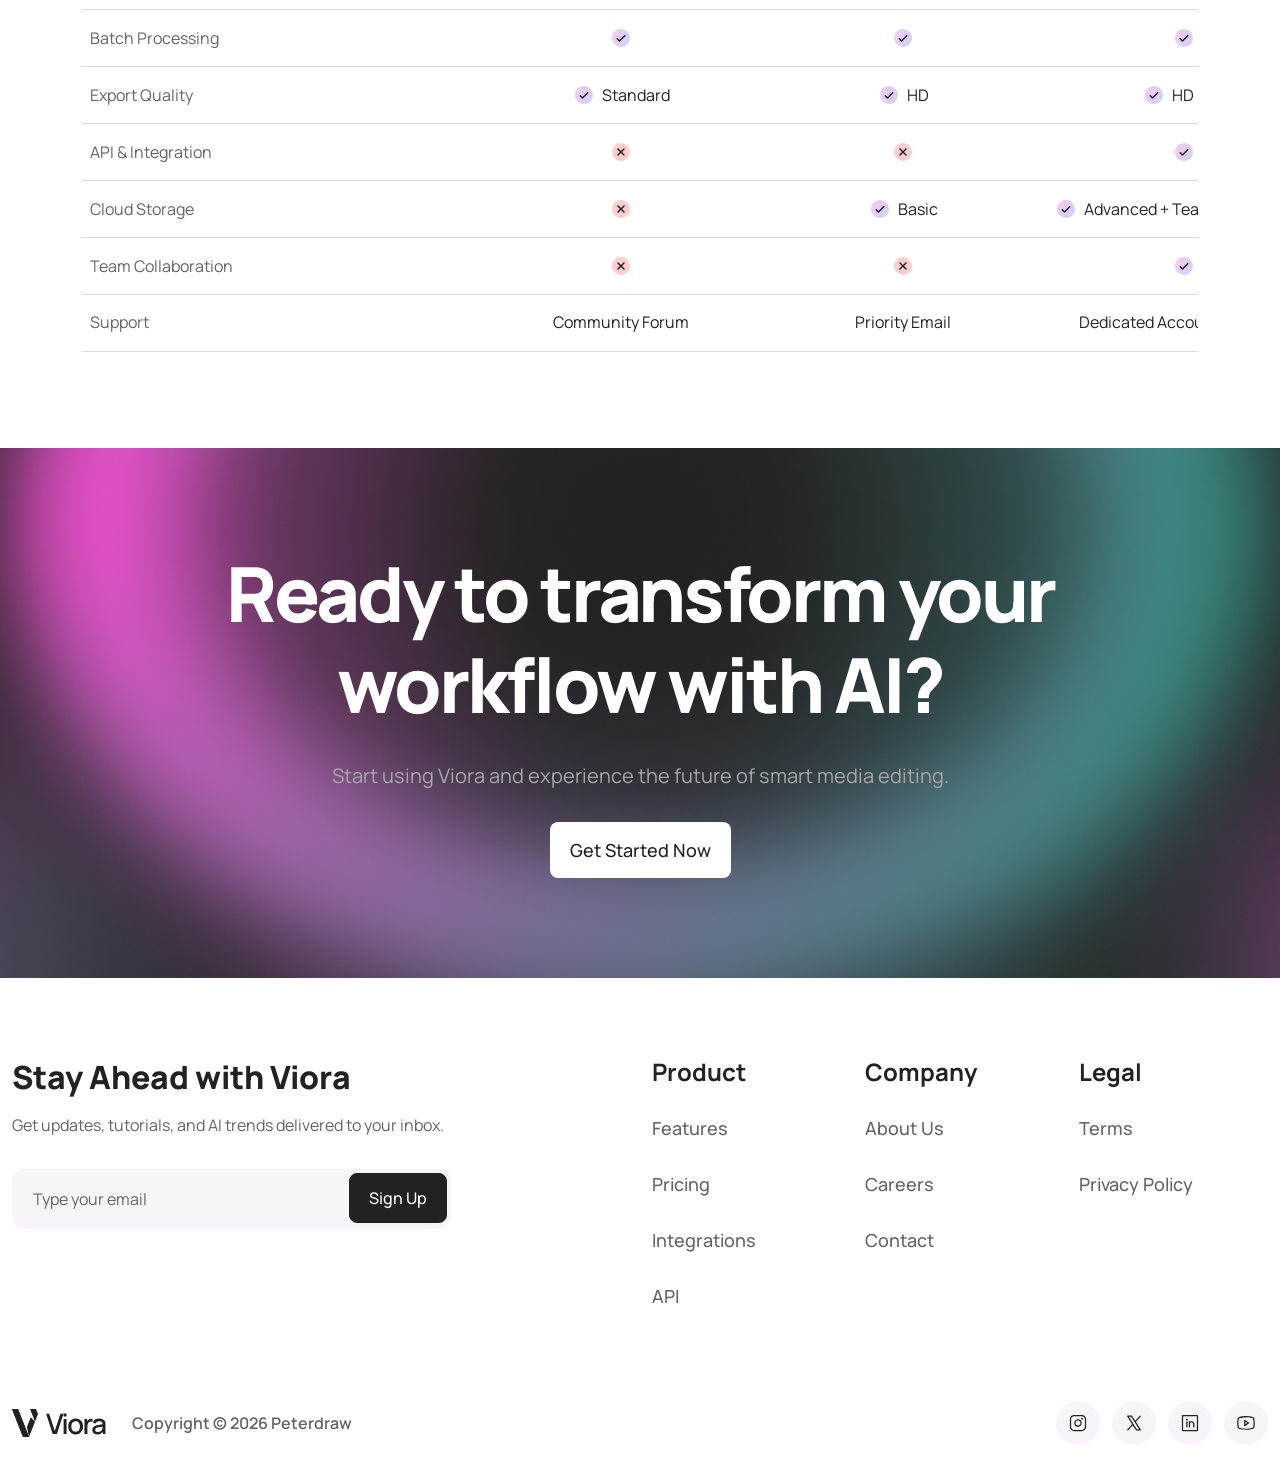
<file: services.html>
<!DOCTYPE html>
<html class="no-js" lang="en">

<head>
  <!-- Meta Tags -->
  <meta charset="utf-8">
  <meta http-equiv="x-ua-compatible" content="ie=edge">
  <meta name="viewport" content="width=device-width, initial-scale=1">
  <meta name="description" content="Viora - AI Technology HTML Website Template">
  <meta name="author" content="Laralink">
  <!-- Favicon Icon -->
  <link rel="icon" href="assets/img/favicon.png">
  <!-- Site Title -->
  <title>Viora - AI Technology Website HTML Template</title>
  <link rel="stylesheet" href="assets/css/bootstrap.min.css">
  <link rel="stylesheet" href="assets/css/fontawesome.min.css">
  <link rel="stylesheet" href="assets/css/slick.min.css">
  <link rel="stylesheet" href="assets/css/animate.css">
  <link rel="stylesheet" href="assets/css/odometer.css">
  <link rel="stylesheet" href="assets/css/style.css">
</head>

<body>
  <!-- Start Preloader -->
  <!-- <div class="cs_preloader">
    <div class="cs_preloader_in">
      <span></span>
      <span></span>
      <span></span>
      <span></span>
    </div>
    <div class="cs_preloader_text">Loading...</div>
  </div> -->
  <!-- End Preloader -->

  <!-- Start Header Section -->
  <header class="cs_site_header cs_style_1 cs_type_1 cs_black cs_sticky_header">
    <div class="cs_main_header cs_fs_18 cs_medium">
      <div class="container">
        <div class="cs_main_header_in">
          <div class="cs_main_header_left">
            <a class="cs_site_branding" href="index.html" aria-label="Home page link">
              <img src="assets/img/logo_black.svg" alt="Logo">
            </a>
          </div>
          <div class="cs_main_header_center">
            <div class="cs_nav">
              <div class="cs_nav_list_wrap">
                <ul class="cs_nav_list">
                  <li>
                    <a href="index.html" aria-label="Menu link">Home</a>
                  </li>
                  <li>
                    <a href="about.html" aria-label="Menu link">About</a>
                  </li>
                  <li class="active">
                    <a href="services.html" aria-label="Menu link">Services</a>
                  </li>
                  <li><a href="contact.html" aria-label="Menu link">Contact</a></li>
                </ul>
              </div>
            </div>
          </div>
          <div class="cs_main_header_right">
            <a href="contact.html" aria-label="Get start button" class="cs_btn_md ">Get Started</a>
          </div>
        </div>
      </div>
    </div>
  </header>
  <!-- End Header Section -->

  <!-- Start of Page Header Section -->
  <section class="cs_page_header_section_2">
    <div class="container">
      <div class="cs_heading_style_3 text-center">
        <h1 class="cs_title cs_fs_76 cs_mb_40 cs_mb_lg_40">Smart Services for
          <br>
          Smarter Content
        </h1>
        <p class="cs_description cs_fs_20 mb-0">From enhancing photos to mastering audio and videos, Viora’s AI-powered
          tools help you create faster, better, and with less effort—no technical skills required.</p>
      </div>
    </div>
  </section>
  <!-- End of Page Header Section -->

  <!-- Start of Services Section -->
  <section class="cs_services_section_2">
    <div class="container">
      <div class="cs_service_card_grid">
        <div class="cs_service_card_wrapper_2 position-relative">
          <div class="cs_service_card_style_2 position-relative">
            <div class="cs_card_thumb">
              <img src="assets/img/service_image_5.png" alt="thumb image">
            </div>
            <div class="cs_card_info">
              <h2 class="cs_title cs_fs_32 cs_bold cs_mb_16">AI Image <br> Enhancement</h2>
              <p class="cs_description mb-0">Automatically upscale, restore, and refine images with precision and
                clarity.
              </p>
            </div>
          </div>
          <a href="service-details.html" aria-label="Get start button" class="cs_btn_sm cs_type_2">
            <span class="cs_btn_txt">Read More</span>
            <span class="cs_icon_arrow">
              <svg width="20" height="20" viewBox="0 0 20 20" fill="none" xmlns="http://www.w3.org/2000/svg">
                <path
                  d="M15.625 5V13.125C15.625 13.2908 15.5591 13.4497 15.4419 13.5669C15.3247 13.6842 15.1657 13.75 15 13.75C14.8342 13.75 14.6753 13.6842 14.558 13.5669C14.4408 13.4497 14.375 13.2908 14.375 13.125V6.50859L5.44217 15.4422C5.32489 15.5595 5.16583 15.6253 4.99998 15.6253C4.83413 15.6253 4.67507 15.5595 4.55779 15.4422C4.44052 15.3249 4.37463 15.1659 4.37463 15C4.37463 14.8341 4.44052 14.6751 4.55779 14.5578L13.4914 5.625H6.87498C6.70922 5.625 6.55025 5.55915 6.43304 5.44194C6.31583 5.32473 6.24998 5.16576 6.24998 5C6.24998 4.83424 6.31583 4.67527 6.43304 4.55806C6.55025 4.44085 6.70922 4.375 6.87498 4.375H15C15.1657 4.375 15.3247 4.44085 15.4419 4.55806C15.5591 4.67527 15.625 4.83424 15.625 5Z"
                  fill="currentColor"></path>
              </svg>
            </span>
          </a>
        </div>
        <div class="cs_service_card_wrapper_2 position-relative">
          <div class="cs_service_card_style_2 position-relative">
            <div class="cs_card_thumb">
              <img src="assets/img/service_image_6.png" alt="thumb image">
            </div>
            <div class="cs_card_info">
              <h2 class="cs_title cs_fs_32 cs_bold cs_mb_16">Audio Noise <br> Removal</h2>
              <p class="cs_description mb-0">Clean and sharpen voice, music, or ambient sounds using advanced AI
                filters.</p>
            </div>
          </div>
          <a href="service-details.html" aria-label="Get start button" class="cs_btn_sm cs_type_2">
            <span class="cs_btn_txt">Read More</span>
            <span class="cs_icon_arrow">
              <svg width="20" height="20" viewBox="0 0 20 20" fill="none" xmlns="http://www.w3.org/2000/svg">
                <path
                  d="M15.625 5V13.125C15.625 13.2908 15.5591 13.4497 15.4419 13.5669C15.3247 13.6842 15.1657 13.75 15 13.75C14.8342 13.75 14.6753 13.6842 14.558 13.5669C14.4408 13.4497 14.375 13.2908 14.375 13.125V6.50859L5.44217 15.4422C5.32489 15.5595 5.16583 15.6253 4.99998 15.6253C4.83413 15.6253 4.67507 15.5595 4.55779 15.4422C4.44052 15.3249 4.37463 15.1659 4.37463 15C4.37463 14.8341 4.44052 14.6751 4.55779 14.5578L13.4914 5.625H6.87498C6.70922 5.625 6.55025 5.55915 6.43304 5.44194C6.31583 5.32473 6.24998 5.16576 6.24998 5C6.24998 4.83424 6.31583 4.67527 6.43304 4.55806C6.55025 4.44085 6.70922 4.375 6.87498 4.375H15C15.1657 4.375 15.3247 4.44085 15.4419 4.55806C15.5591 4.67527 15.625 4.83424 15.625 5Z"
                  fill="currentColor"></path>
              </svg>
            </span>
          </a>
        </div>
        <div class="cs_service_card_wrapper_2 position-relative">
          <div class="cs_service_card_style_2 position-relative">
            <div class="cs_card_thumb">
              <img src="assets/img/service_image_7.png" alt="thumb image">
            </div>
            <div class="cs_card_info">
              <h2 class="cs_title cs_fs_32 cs_bold cs_mb_16">Video <br> Optimization</h2>
              <p class="cs_description mb-0">Boost resolution, remove artifacts, and auto-stabilize with real-time
                video intelligence.</p>
            </div>
          </div>
          <a href="service-details.html" aria-label="Get start button" class="cs_btn_sm cs_type_2">
            <span class="cs_btn_txt">Read More</span>
            <span class="cs_icon_arrow">
              <svg width="20" height="20" viewBox="0 0 20 20" fill="none" xmlns="http://www.w3.org/2000/svg">
                <path
                  d="M15.625 5V13.125C15.625 13.2908 15.5591 13.4497 15.4419 13.5669C15.3247 13.6842 15.1657 13.75 15 13.75C14.8342 13.75 14.6753 13.6842 14.558 13.5669C14.4408 13.4497 14.375 13.2908 14.375 13.125V6.50859L5.44217 15.4422C5.32489 15.5595 5.16583 15.6253 4.99998 15.6253C4.83413 15.6253 4.67507 15.5595 4.55779 15.4422C4.44052 15.3249 4.37463 15.1659 4.37463 15C4.37463 14.8341 4.44052 14.6751 4.55779 14.5578L13.4914 5.625H6.87498C6.70922 5.625 6.55025 5.55915 6.43304 5.44194C6.31583 5.32473 6.24998 5.16576 6.24998 5C6.24998 4.83424 6.31583 4.67527 6.43304 4.55806C6.55025 4.44085 6.70922 4.375 6.87498 4.375H15C15.1657 4.375 15.3247 4.44085 15.4419 4.55806C15.5591 4.67527 15.625 4.83424 15.625 5Z"
                  fill="currentColor"></path>
              </svg>
            </span>
          </a>
        </div>
        <div class="cs_service_card_wrapper_2 position-relative">
          <div class="cs_service_card_style_2 position-relative">
            <div class="cs_card_thumb">
              <img src="assets/img/service_image_8.png" alt="thumb image">
            </div>
            <div class="cs_card_info">
              <h2 class="cs_title cs_fs_32 cs_bold cs_mb_16">Content <br> Generation</h2>
              <p class="cs_description mb-0">Generate visual or audio assets from simple prompts using our creative
                AI engine.</p>
            </div>
          </div>
          <a href="service-details.html" aria-label="Get start button" class="cs_btn_sm cs_type_2">
            <span class="cs_btn_txt">Read More</span>
            <span class="cs_icon_arrow">
              <svg width="20" height="20" viewBox="0 0 20 20" fill="none" xmlns="http://www.w3.org/2000/svg">
                <path
                  d="M15.625 5V13.125C15.625 13.2908 15.5591 13.4497 15.4419 13.5669C15.3247 13.6842 15.1657 13.75 15 13.75C14.8342 13.75 14.6753 13.6842 14.558 13.5669C14.4408 13.4497 14.375 13.2908 14.375 13.125V6.50859L5.44217 15.4422C5.32489 15.5595 5.16583 15.6253 4.99998 15.6253C4.83413 15.6253 4.67507 15.5595 4.55779 15.4422C4.44052 15.3249 4.37463 15.1659 4.37463 15C4.37463 14.8341 4.44052 14.6751 4.55779 14.5578L13.4914 5.625H6.87498C6.70922 5.625 6.55025 5.55915 6.43304 5.44194C6.31583 5.32473 6.24998 5.16576 6.24998 5C6.24998 4.83424 6.31583 4.67527 6.43304 4.55806C6.55025 4.44085 6.70922 4.375 6.87498 4.375H15C15.1657 4.375 15.3247 4.44085 15.4419 4.55806C15.5591 4.67527 15.625 4.83424 15.625 5Z"
                  fill="currentColor"></path>
              </svg>
            </span>
          </a>
        </div>
        <div class="cs_service_card_wrapper_2 position-relative">
          <div class="cs_service_card_style_2 position-relative">
            <div class="cs_card_thumb">
              <img src="assets/img/service_image_9.png" alt="thumb image">
            </div>
            <div class="cs_card_info">
              <h2 class="cs_title cs_fs_32 cs_bold cs_mb_16">Real-Time <br> Captioning</h2>
              <p class="cs_description mb-0">Quickly generate accurate captions and subtitles with AI-powered speech
                recognition.</p>
            </div>
          </div>
          <a href="service-details.html" aria-label="Get start button" class="cs_btn_sm cs_type_2">
            <span class="cs_btn_txt">Read More</span>
            <span class="cs_icon_arrow">
              <svg width="20" height="20" viewBox="0 0 20 20" fill="none" xmlns="http://www.w3.org/2000/svg">
                <path
                  d="M15.625 5V13.125C15.625 13.2908 15.5591 13.4497 15.4419 13.5669C15.3247 13.6842 15.1657 13.75 15 13.75C14.8342 13.75 14.6753 13.6842 14.558 13.5669C14.4408 13.4497 14.375 13.2908 14.375 13.125V6.50859L5.44217 15.4422C5.32489 15.5595 5.16583 15.6253 4.99998 15.6253C4.83413 15.6253 4.67507 15.5595 4.55779 15.4422C4.44052 15.3249 4.37463 15.1659 4.37463 15C4.37463 14.8341 4.44052 14.6751 4.55779 14.5578L13.4914 5.625H6.87498C6.70922 5.625 6.55025 5.55915 6.43304 5.44194C6.31583 5.32473 6.24998 5.16576 6.24998 5C6.24998 4.83424 6.31583 4.67527 6.43304 4.55806C6.55025 4.44085 6.70922 4.375 6.87498 4.375H15C15.1657 4.375 15.3247 4.44085 15.4419 4.55806C15.5591 4.67527 15.625 4.83424 15.625 5Z"
                  fill="currentColor"></path>
              </svg>
            </span>
          </a>
        </div>
        <div class="cs_service_card_wrapper_2 position-relative">
          <div class="cs_service_card_style_2 position-relative">
            <div class="cs_card_thumb">
              <img src="assets/img/service_image_10.png" alt="thumb image">
            </div>
            <div class="cs_card_info">
              <h2 class="cs_title cs_fs_32 cs_bold cs_mb_16">AI-Powered Media<br> Tagging</h2>
              <p class="cs_description mb-0">Automatically tag and organize large libraries of media files with
                intelligent content recognition.</p>
            </div>
          </div>
          <a href="service-details.html" aria-label="Get start button" class="cs_btn_sm cs_type_2">
            <span class="cs_btn_txt">Read More</span>
            <span class="cs_icon_arrow">
              <svg width="20" height="20" viewBox="0 0 20 20" fill="none" xmlns="http://www.w3.org/2000/svg">
                <path
                  d="M15.625 5V13.125C15.625 13.2908 15.5591 13.4497 15.4419 13.5669C15.3247 13.6842 15.1657 13.75 15 13.75C14.8342 13.75 14.6753 13.6842 14.558 13.5669C14.4408 13.4497 14.375 13.2908 14.375 13.125V6.50859L5.44217 15.4422C5.32489 15.5595 5.16583 15.6253 4.99998 15.6253C4.83413 15.6253 4.67507 15.5595 4.55779 15.4422C4.44052 15.3249 4.37463 15.1659 4.37463 15C4.37463 14.8341 4.44052 14.6751 4.55779 14.5578L13.4914 5.625H6.87498C6.70922 5.625 6.55025 5.55915 6.43304 5.44194C6.31583 5.32473 6.24998 5.16576 6.24998 5C6.24998 4.83424 6.31583 4.67527 6.43304 4.55806C6.55025 4.44085 6.70922 4.375 6.87498 4.375H15C15.1657 4.375 15.3247 4.44085 15.4419 4.55806C15.5591 4.67527 15.625 4.83424 15.625 5Z"
                  fill="currentColor"></path>
              </svg>
            </span>
          </a>
        </div>
      </div>
    </div>
    <div class="cs_height_80 cs_height_lg_60"></div>
  </section>
  <!-- End of services Section -->

  <!-- Start of Feature Section  -->
  <section class="cs_feature_section_2">
    <div class="cs_height_80 cs_height_lg_60"></div>
    <div class="container">
      <div class="cs_heading_style_1">
        <div class="cs_heading_column_1">
          <h2 class="cs_heading cs_fs_40 mb-0">Core Features That <br> Power Your Creativity</h2>
        </div>
        <div class="cs_heading_column_2">
          <p class="cs_fs_20 mb-0">Technology that makes creativity easier, faster, and more intelligent than ever
            before.</p>
        </div>
      </div>
      <div class="cs_height_80 cs_height_lg_50"></div>
      <div class="cs_iconbox_wrapper_3">
        <div class="cs_iconbox_style_3">
          <div class="cs_icon cs_center cs_mb_20 cs_mb_lg_20">
            <img src="assets/img/clockcountdown.svg" alt="">
          </div>
          <h3 class="cs_title cs_fs_24 cs_bold cs_mb_16">Real-Time Processing</h3>
          <p class="cs_description mb-0">Get instant results with minimal delay using our ultra-fast rendering engine.
          </p>
        </div>
        <div class="cs_iconbox_style_3">
          <div class="cs_icon cs_center cs_mb_20 cs_mb_lg_20">
            <img src="assets/img/squaresfour.svg" alt="">
          </div>
          <h3 class="cs_title cs_fs_24 cs_bold cs_mb_16">Multi-Format Support</h3>
          <p class="cs_description mb-0">Work with various file formats including RAW, WAV, MP4, and more.</p>
        </div>
        <div class="cs_iconbox_style_3">
          <div class="cs_icon cs_center cs_mb_20 cs_mb_lg_20">
            <img src="assets/img/layout.svg" alt="">
          </div>
          <h3 class="cs_title cs_fs_24 cs_bold cs_mb_16">Intuitive Interface</h3>
          <p class="cs_description mb-0">Designed for creatives and developers alike with drag-and-drop simplicity.</p>
        </div>
        <div class="cs_iconbox_style_3">
          <div class="cs_icon cs_center cs_mb_20 cs_mb_lg_20">
            <img src="assets/img/cloudcheck.svg" alt="">
          </div>
          <h3 class="cs_title cs_fs_24 cs_bold cs_mb_16">Secure Cloud Storage</h3>
          <p class="cs_description mb-0">Safely store and access your projects anytime from our encrypted servers.</p>
        </div>
        <div class="cs_iconbox_style_3">
          <div class="cs_icon cs_center cs_mb_20 cs_mb_lg_20">
            <img src="assets/img/stack.svg" alt="">
          </div>
          <h3 class="cs_title cs_fs_24 cs_bold cs_mb_16">Batch Automation</h3>
          <p class="cs_description mb-0">Process multiple files at once with consistent AI enhancement.</p>
        </div>
      </div>
    </div>
    <div class="cs_height_80 cs_height_lg_60"></div>
  </section>
  <!-- End of Feature Section  -->

  <!-- Start of Pricing Section -->
  <section class="cs_pricing_section_1">
    <div class="cs_height_80 cs_height_lg_60"></div>
    <div class="container">
      <div class="cs_heading_style_3 text-center">
        <h2 class="cs_title cs_fs_40 cs_mb_24">Pricing Plans</h2>
        <p class="cs_description cs_fs_20 mb-0">Hear how Viora is transforming creative workflows—from solo artists to
          production studios—with faster results, higher quality, and AI tools that truly make a difference.</p>
      </div>
      <div class="cs_height_80 cs_height_lg_50"></div>
      <div class="cs_pricing_wrapper_2">
        <div class="cs_pricing_style_2 cs_center">
          <div class="cs_pricing_table">
            <div class="cs_pricing_head">
              <div class="cs_plan_heading cs_mb_8 cs_mb_lg_8">
                <h3 class="cs_plan_title cs_fs_32 cs_bold mb-0">Starter</h3>
              </div>
              <div class="cs_description_wrapper cs_mb_32 cs_mb_lg_32">
                <p class="cs_description cs_fs_14 mb-0">Trying out Viora’s core tools</p>
              </div>
            </div>
            <ul class="cs_pricing_list cs_mp_0">
              <li>
                <span class="cs_icon">
                  <svg width="9" height="7" viewBox="0 0 9 7" fill="none" xmlns="http://www.w3.org/2000/svg">
                    <path
                      d="M8.78104 0.219965C8.85077 0.28962 8.90609 0.372337 8.94384 0.463385C8.98158 0.554434 9.00101 0.652029 9.00101 0.75059C9.00101 0.849152 8.98158 0.946747 8.94384 1.0378C8.90609 1.12884 8.85077 1.21156 8.78104 1.28122L3.53104 6.53122C3.46139 6.60095 3.37867 6.65627 3.28762 6.69401C3.19657 6.73175 3.09898 6.75118 3.00042 6.75118C2.90186 6.75118 2.80426 6.73175 2.71321 6.69401C2.62216 6.65627 2.53945 6.60095 2.46979 6.53122L0.219792 4.28122C0.0790614 4.14049 0 3.94961 0 3.75059C0 3.55157 0.0790614 3.3607 0.219792 3.21996C0.360522 3.07923 0.551394 3.00017 0.750417 3.00017C0.94944 3.00017 1.14031 3.07923 1.28104 3.21996L3.00042 4.94028L7.71979 0.219965C7.78945 0.150233 7.87216 0.0949141 7.96321 0.0571709C8.05426 0.0194276 8.15186 0 8.25042 0C8.34898 0 8.44657 0.0194276 8.53762 0.0571709C8.62867 0.0949141 8.71139 0.150233 8.78104 0.219965Z"
                      fill="currentColor" />
                  </svg>
                </span>
                <span>Access to basic AI tools for image, audio, and video</span>
              </li>
              <li>
                <span class="cs_icon">
                  <svg width="9" height="7" viewBox="0 0 9 7" fill="none" xmlns="http://www.w3.org/2000/svg">
                    <path
                      d="M8.78104 0.219965C8.85077 0.28962 8.90609 0.372337 8.94384 0.463385C8.98158 0.554434 9.00101 0.652029 9.00101 0.75059C9.00101 0.849152 8.98158 0.946747 8.94384 1.0378C8.90609 1.12884 8.85077 1.21156 8.78104 1.28122L3.53104 6.53122C3.46139 6.60095 3.37867 6.65627 3.28762 6.69401C3.19657 6.73175 3.09898 6.75118 3.00042 6.75118C2.90186 6.75118 2.80426 6.73175 2.71321 6.69401C2.62216 6.65627 2.53945 6.60095 2.46979 6.53122L0.219792 4.28122C0.0790614 4.14049 0 3.94961 0 3.75059C0 3.55157 0.0790614 3.3607 0.219792 3.21996C0.360522 3.07923 0.551394 3.00017 0.750417 3.00017C0.94944 3.00017 1.14031 3.07923 1.28104 3.21996L3.00042 4.94028L7.71979 0.219965C7.78945 0.150233 7.87216 0.0949141 7.96321 0.0571709C8.05426 0.0194276 8.15186 0 8.25042 0C8.34898 0 8.44657 0.0194276 8.53762 0.0571709C8.62867 0.0949141 8.71139 0.150233 8.78104 0.219965Z"
                      fill="currentColor" />
                  </svg>
                </span>
                <span>3 media exports per month</span>
              </li>
              <li>
                <span class="cs_icon">
                  <svg width="9" height="7" viewBox="0 0 9 7" fill="none" xmlns="http://www.w3.org/2000/svg">
                    <path
                      d="M8.78104 0.219965C8.85077 0.28962 8.90609 0.372337 8.94384 0.463385C8.98158 0.554434 9.00101 0.652029 9.00101 0.75059C9.00101 0.849152 8.98158 0.946747 8.94384 1.0378C8.90609 1.12884 8.85077 1.21156 8.78104 1.28122L3.53104 6.53122C3.46139 6.60095 3.37867 6.65627 3.28762 6.69401C3.19657 6.73175 3.09898 6.75118 3.00042 6.75118C2.90186 6.75118 2.80426 6.73175 2.71321 6.69401C2.62216 6.65627 2.53945 6.60095 2.46979 6.53122L0.219792 4.28122C0.0790614 4.14049 0 3.94961 0 3.75059C0 3.55157 0.0790614 3.3607 0.219792 3.21996C0.360522 3.07923 0.551394 3.00017 0.750417 3.00017C0.94944 3.00017 1.14031 3.07923 1.28104 3.21996L3.00042 4.94028L7.71979 0.219965C7.78945 0.150233 7.87216 0.0949141 7.96321 0.0571709C8.05426 0.0194276 8.15186 0 8.25042 0C8.34898 0 8.44657 0.0194276 8.53762 0.0571709C8.62867 0.0949141 8.71139 0.150233 8.78104 0.219965Z"
                      fill="currentColor" />
                  </svg>
                </span>
                <span>Standard quality processing</span>
              </li>
              <li>
                <span class="cs_icon">
                  <svg width="9" height="7" viewBox="0 0 9 7" fill="none" xmlns="http://www.w3.org/2000/svg">
                    <path
                      d="M8.78104 0.219965C8.85077 0.28962 8.90609 0.372337 8.94384 0.463385C8.98158 0.554434 9.00101 0.652029 9.00101 0.75059C9.00101 0.849152 8.98158 0.946747 8.94384 1.0378C8.90609 1.12884 8.85077 1.21156 8.78104 1.28122L3.53104 6.53122C3.46139 6.60095 3.37867 6.65627 3.28762 6.69401C3.19657 6.73175 3.09898 6.75118 3.00042 6.75118C2.90186 6.75118 2.80426 6.73175 2.71321 6.69401C2.62216 6.65627 2.53945 6.60095 2.46979 6.53122L0.219792 4.28122C0.0790614 4.14049 0 3.94961 0 3.75059C0 3.55157 0.0790614 3.3607 0.219792 3.21996C0.360522 3.07923 0.551394 3.00017 0.750417 3.00017C0.94944 3.00017 1.14031 3.07923 1.28104 3.21996L3.00042 4.94028L7.71979 0.219965C7.78945 0.150233 7.87216 0.0949141 7.96321 0.0571709C8.05426 0.0194276 8.15186 0 8.25042 0C8.34898 0 8.44657 0.0194276 8.53762 0.0571709C8.62867 0.0949141 8.71139 0.150233 8.78104 0.219965Z"
                      fill="currentColor" />
                  </svg>
                </span>
                <span>Community-based support</span>
              </li>
              <li>
                <span class="cs_icon">
                  <svg width="9" height="7" viewBox="0 0 9 7" fill="none" xmlns="http://www.w3.org/2000/svg">
                    <path
                      d="M8.78104 0.219965C8.85077 0.28962 8.90609 0.372337 8.94384 0.463385C8.98158 0.554434 9.00101 0.652029 9.00101 0.75059C9.00101 0.849152 8.98158 0.946747 8.94384 1.0378C8.90609 1.12884 8.85077 1.21156 8.78104 1.28122L3.53104 6.53122C3.46139 6.60095 3.37867 6.65627 3.28762 6.69401C3.19657 6.73175 3.09898 6.75118 3.00042 6.75118C2.90186 6.75118 2.80426 6.73175 2.71321 6.69401C2.62216 6.65627 2.53945 6.60095 2.46979 6.53122L0.219792 4.28122C0.0790614 4.14049 0 3.94961 0 3.75059C0 3.55157 0.0790614 3.3607 0.219792 3.21996C0.360522 3.07923 0.551394 3.00017 0.750417 3.00017C0.94944 3.00017 1.14031 3.07923 1.28104 3.21996L3.00042 4.94028L7.71979 0.219965C7.78945 0.150233 7.87216 0.0949141 7.96321 0.0571709C8.05426 0.0194276 8.15186 0 8.25042 0C8.34898 0 8.44657 0.0194276 8.53762 0.0571709C8.62867 0.0949141 8.71139 0.150233 8.78104 0.219965Z"
                      fill="currentColor" />
                  </svg>
                </span>
                <span>No credit card required</span>
              </li>
              <li>
                <span class="cs_icon">
                  <svg width="9" height="7" viewBox="0 0 9 7" fill="none" xmlns="http://www.w3.org/2000/svg">
                    <path
                      d="M8.78104 0.219965C8.85077 0.28962 8.90609 0.372337 8.94384 0.463385C8.98158 0.554434 9.00101 0.652029 9.00101 0.75059C9.00101 0.849152 8.98158 0.946747 8.94384 1.0378C8.90609 1.12884 8.85077 1.21156 8.78104 1.28122L3.53104 6.53122C3.46139 6.60095 3.37867 6.65627 3.28762 6.69401C3.19657 6.73175 3.09898 6.75118 3.00042 6.75118C2.90186 6.75118 2.80426 6.73175 2.71321 6.69401C2.62216 6.65627 2.53945 6.60095 2.46979 6.53122L0.219792 4.28122C0.0790614 4.14049 0 3.94961 0 3.75059C0 3.55157 0.0790614 3.3607 0.219792 3.21996C0.360522 3.07923 0.551394 3.00017 0.750417 3.00017C0.94944 3.00017 1.14031 3.07923 1.28104 3.21996L3.00042 4.94028L7.71979 0.219965C7.78945 0.150233 7.87216 0.0949141 7.96321 0.0571709C8.05426 0.0194276 8.15186 0 8.25042 0C8.34898 0 8.44657 0.0194276 8.53762 0.0571709C8.62867 0.0949141 8.71139 0.150233 8.78104 0.219965Z"
                      fill="currentColor" />
                  </svg>
                </span>
                <span>No credit card required</span>
              </li>
            </ul>
            <div class="cs_price cs_mb_32 cs_mb_lg_32 position-relative">
              <span class="monthlyPrice cs_fs_40 cs_extra_bold">Free</span>
            </div>
            <div class="cs_pricing_btn">
              <a href="contact.html" aria-label="Buy service button" class="cs_btn_lg">Register for Free</a>
            </div>
          </div>
        </div>
        <div class="cs_pricing_style_2 cs_center cs_active">
          <div class="cs_pricing_table">
            <div class="cs_pricing_head">
              <div class="cs_plan_heading cs_mb_8 cs_mb_lg_8">
                <h3 class="cs_plan_title cs_fs_32 cs_bold mb-0">Pro</h3>
              </div>
              <div class="cs_description_wrapper cs_mb_32 cs_mb_lg_32">
                <p class="cs_description cs_fs_14 mb-0">Freelancers and small creative teams</p>
              </div>
            </div>
            <ul class="cs_pricing_list cs_mp_0">
              <li>
                <span class="cs_icon">
                  <svg width="9" height="7" viewBox="0 0 9 7" fill="none" xmlns="http://www.w3.org/2000/svg">
                    <path
                      d="M8.78104 0.219965C8.85077 0.28962 8.90609 0.372337 8.94384 0.463385C8.98158 0.554434 9.00101 0.652029 9.00101 0.75059C9.00101 0.849152 8.98158 0.946747 8.94384 1.0378C8.90609 1.12884 8.85077 1.21156 8.78104 1.28122L3.53104 6.53122C3.46139 6.60095 3.37867 6.65627 3.28762 6.69401C3.19657 6.73175 3.09898 6.75118 3.00042 6.75118C2.90186 6.75118 2.80426 6.73175 2.71321 6.69401C2.62216 6.65627 2.53945 6.60095 2.46979 6.53122L0.219792 4.28122C0.0790614 4.14049 0 3.94961 0 3.75059C0 3.55157 0.0790614 3.3607 0.219792 3.21996C0.360522 3.07923 0.551394 3.00017 0.750417 3.00017C0.94944 3.00017 1.14031 3.07923 1.28104 3.21996L3.00042 4.94028L7.71979 0.219965C7.78945 0.150233 7.87216 0.0949141 7.96321 0.0571709C8.05426 0.0194276 8.15186 0 8.25042 0C8.34898 0 8.44657 0.0194276 8.53762 0.0571709C8.62867 0.0949141 8.71139 0.150233 8.78104 0.219965Z"
                      fill="currentColor" />
                  </svg>
                </span>
                <span>Unlimited file processing</span>
              </li>
              <li>
                <span class="cs_icon">
                  <svg width="9" height="7" viewBox="0 0 9 7" fill="none" xmlns="http://www.w3.org/2000/svg">
                    <path
                      d="M8.78104 0.219965C8.85077 0.28962 8.90609 0.372337 8.94384 0.463385C8.98158 0.554434 9.00101 0.652029 9.00101 0.75059C9.00101 0.849152 8.98158 0.946747 8.94384 1.0378C8.90609 1.12884 8.85077 1.21156 8.78104 1.28122L3.53104 6.53122C3.46139 6.60095 3.37867 6.65627 3.28762 6.69401C3.19657 6.73175 3.09898 6.75118 3.00042 6.75118C2.90186 6.75118 2.80426 6.73175 2.71321 6.69401C2.62216 6.65627 2.53945 6.60095 2.46979 6.53122L0.219792 4.28122C0.0790614 4.14049 0 3.94961 0 3.75059C0 3.55157 0.0790614 3.3607 0.219792 3.21996C0.360522 3.07923 0.551394 3.00017 0.750417 3.00017C0.94944 3.00017 1.14031 3.07923 1.28104 3.21996L3.00042 4.94028L7.71979 0.219965C7.78945 0.150233 7.87216 0.0949141 7.96321 0.0571709C8.05426 0.0194276 8.15186 0 8.25042 0C8.34898 0 8.44657 0.0194276 8.53762 0.0571709C8.62867 0.0949141 8.71139 0.150233 8.78104 0.219965Z"
                      fill="currentColor" />
                  </svg>
                </span>
                <span>Full access to all AI tools</span>
              </li>
              <li>
                <span class="cs_icon">
                  <svg width="9" height="7" viewBox="0 0 9 7" fill="none" xmlns="http://www.w3.org/2000/svg">
                    <path
                      d="M8.78104 0.219965C8.85077 0.28962 8.90609 0.372337 8.94384 0.463385C8.98158 0.554434 9.00101 0.652029 9.00101 0.75059C9.00101 0.849152 8.98158 0.946747 8.94384 1.0378C8.90609 1.12884 8.85077 1.21156 8.78104 1.28122L3.53104 6.53122C3.46139 6.60095 3.37867 6.65627 3.28762 6.69401C3.19657 6.73175 3.09898 6.75118 3.00042 6.75118C2.90186 6.75118 2.80426 6.73175 2.71321 6.69401C2.62216 6.65627 2.53945 6.60095 2.46979 6.53122L0.219792 4.28122C0.0790614 4.14049 0 3.94961 0 3.75059C0 3.55157 0.0790614 3.3607 0.219792 3.21996C0.360522 3.07923 0.551394 3.00017 0.750417 3.00017C0.94944 3.00017 1.14031 3.07923 1.28104 3.21996L3.00042 4.94028L7.71979 0.219965C7.78945 0.150233 7.87216 0.0949141 7.96321 0.0571709C8.05426 0.0194276 8.15186 0 8.25042 0C8.34898 0 8.44657 0.0194276 8.53762 0.0571709C8.62867 0.0949141 8.71139 0.150233 8.78104 0.219965Z"
                      fill="currentColor" />
                  </svg>
                </span>
                <span>High-definition exports</span>
              </li>
              <li>
                <span class="cs_icon">
                  <svg width="9" height="7" viewBox="0 0 9 7" fill="none" xmlns="http://www.w3.org/2000/svg">
                    <path
                      d="M8.78104 0.219965C8.85077 0.28962 8.90609 0.372337 8.94384 0.463385C8.98158 0.554434 9.00101 0.652029 9.00101 0.75059C9.00101 0.849152 8.98158 0.946747 8.94384 1.0378C8.90609 1.12884 8.85077 1.21156 8.78104 1.28122L3.53104 6.53122C3.46139 6.60095 3.37867 6.65627 3.28762 6.69401C3.19657 6.73175 3.09898 6.75118 3.00042 6.75118C2.90186 6.75118 2.80426 6.73175 2.71321 6.69401C2.62216 6.65627 2.53945 6.60095 2.46979 6.53122L0.219792 4.28122C0.0790614 4.14049 0 3.94961 0 3.75059C0 3.55157 0.0790614 3.3607 0.219792 3.21996C0.360522 3.07923 0.551394 3.00017 0.750417 3.00017C0.94944 3.00017 1.14031 3.07923 1.28104 3.21996L3.00042 4.94028L7.71979 0.219965C7.78945 0.150233 7.87216 0.0949141 7.96321 0.0571709C8.05426 0.0194276 8.15186 0 8.25042 0C8.34898 0 8.44657 0.0194276 8.53762 0.0571709C8.62867 0.0949141 8.71139 0.150233 8.78104 0.219965Z"
                      fill="currentColor" />
                  </svg>
                </span>
                <span>Batch automation for media</span>
              </li>
              <li>
                <span class="cs_icon">
                  <svg width="9" height="7" viewBox="0 0 9 7" fill="none" xmlns="http://www.w3.org/2000/svg">
                    <path
                      d="M8.78104 0.219965C8.85077 0.28962 8.90609 0.372337 8.94384 0.463385C8.98158 0.554434 9.00101 0.652029 9.00101 0.75059C9.00101 0.849152 8.98158 0.946747 8.94384 1.0378C8.90609 1.12884 8.85077 1.21156 8.78104 1.28122L3.53104 6.53122C3.46139 6.60095 3.37867 6.65627 3.28762 6.69401C3.19657 6.73175 3.09898 6.75118 3.00042 6.75118C2.90186 6.75118 2.80426 6.73175 2.71321 6.69401C2.62216 6.65627 2.53945 6.60095 2.46979 6.53122L0.219792 4.28122C0.0790614 4.14049 0 3.94961 0 3.75059C0 3.55157 0.0790614 3.3607 0.219792 3.21996C0.360522 3.07923 0.551394 3.00017 0.750417 3.00017C0.94944 3.00017 1.14031 3.07923 1.28104 3.21996L3.00042 4.94028L7.71979 0.219965C7.78945 0.150233 7.87216 0.0949141 7.96321 0.0571709C8.05426 0.0194276 8.15186 0 8.25042 0C8.34898 0 8.44657 0.0194276 8.53762 0.0571709C8.62867 0.0949141 8.71139 0.150233 8.78104 0.219965Z"
                      fill="currentColor" />
                  </svg>
                </span>
                <span>Priority customer support</span>
              </li>
              <li>
                <span class="cs_icon">
                  <svg width="9" height="7" viewBox="0 0 9 7" fill="none" xmlns="http://www.w3.org/2000/svg">
                    <path
                      d="M8.78104 0.219965C8.85077 0.28962 8.90609 0.372337 8.94384 0.463385C8.98158 0.554434 9.00101 0.652029 9.00101 0.75059C9.00101 0.849152 8.98158 0.946747 8.94384 1.0378C8.90609 1.12884 8.85077 1.21156 8.78104 1.28122L3.53104 6.53122C3.46139 6.60095 3.37867 6.65627 3.28762 6.69401C3.19657 6.73175 3.09898 6.75118 3.00042 6.75118C2.90186 6.75118 2.80426 6.73175 2.71321 6.69401C2.62216 6.65627 2.53945 6.60095 2.46979 6.53122L0.219792 4.28122C0.0790614 4.14049 0 3.94961 0 3.75059C0 3.55157 0.0790614 3.3607 0.219792 3.21996C0.360522 3.07923 0.551394 3.00017 0.750417 3.00017C0.94944 3.00017 1.14031 3.07923 1.28104 3.21996L3.00042 4.94028L7.71979 0.219965C7.78945 0.150233 7.87216 0.0949141 7.96321 0.0571709C8.05426 0.0194276 8.15186 0 8.25042 0C8.34898 0 8.44657 0.0194276 8.53762 0.0571709C8.62867 0.0949141 8.71139 0.150233 8.78104 0.219965Z"
                      fill="currentColor" />
                  </svg>
                </span>
                <span>Cloud storage for active projects</span>
              </li>
            </ul>
            <div class="cs_price cs_mb_32 cs_mb_lg_32 position-relative">
              <span class="monthlyPrice cs_fs_40 cs_extra_bold">$15</span>
              <span class="monthlyText cs_fs_16 cs_semibold">/month</span>
            </div>
            <div class="cs_pricing_btn">
              <a href="contact.html" aria-label="Buy service button" class="cs_btn_lg">Get Started</a>
            </div>
          </div>
        </div>
        <div class="cs_pricing_style_2 cs_center">
          <div class="cs_pricing_table">
            <div class="cs_pricing_head">
              <div class="cs_plan_heading cs_mb_8 cs_mb_lg_8">
                <h3 class="cs_plan_title cs_fs_32 cs_bold mb-0">Enterprise</h3>
              </div>
              <div class="cs_description_wrapper cs_mb_32 cs_mb_lg_32">
                <p class="cs_description cs_fs_14 mb-0">Large teams, studios, or enterprise-scale users</p>
              </div>
            </div>
            <ul class="cs_pricing_list cs_mp_0">
              <li>
                <span class="cs_icon">
                  <svg width="9" height="7" viewBox="0 0 9 7" fill="none" xmlns="http://www.w3.org/2000/svg">
                    <path
                      d="M8.78104 0.219965C8.85077 0.28962 8.90609 0.372337 8.94384 0.463385C8.98158 0.554434 9.00101 0.652029 9.00101 0.75059C9.00101 0.849152 8.98158 0.946747 8.94384 1.0378C8.90609 1.12884 8.85077 1.21156 8.78104 1.28122L3.53104 6.53122C3.46139 6.60095 3.37867 6.65627 3.28762 6.69401C3.19657 6.73175 3.09898 6.75118 3.00042 6.75118C2.90186 6.75118 2.80426 6.73175 2.71321 6.69401C2.62216 6.65627 2.53945 6.60095 2.46979 6.53122L0.219792 4.28122C0.0790614 4.14049 0 3.94961 0 3.75059C0 3.55157 0.0790614 3.3607 0.219792 3.21996C0.360522 3.07923 0.551394 3.00017 0.750417 3.00017C0.94944 3.00017 1.14031 3.07923 1.28104 3.21996L3.00042 4.94028L7.71979 0.219965C7.78945 0.150233 7.87216 0.0949141 7.96321 0.0571709C8.05426 0.0194276 8.15186 0 8.25042 0C8.34898 0 8.44657 0.0194276 8.53762 0.0571709C8.62867 0.0949141 8.71139 0.150233 8.78104 0.219965Z"
                      fill="currentColor" />
                  </svg>
                </span>
                <span>Dedicated account manager</span>
              </li>
              <li>
                <span class="cs_icon">
                  <svg width="9" height="7" viewBox="0 0 9 7" fill="none" xmlns="http://www.w3.org/2000/svg">
                    <path
                      d="M8.78104 0.219965C8.85077 0.28962 8.90609 0.372337 8.94384 0.463385C8.98158 0.554434 9.00101 0.652029 9.00101 0.75059C9.00101 0.849152 8.98158 0.946747 8.94384 1.0378C8.90609 1.12884 8.85077 1.21156 8.78104 1.28122L3.53104 6.53122C3.46139 6.60095 3.37867 6.65627 3.28762 6.69401C3.19657 6.73175 3.09898 6.75118 3.00042 6.75118C2.90186 6.75118 2.80426 6.73175 2.71321 6.69401C2.62216 6.65627 2.53945 6.60095 2.46979 6.53122L0.219792 4.28122C0.0790614 4.14049 0 3.94961 0 3.75059C0 3.55157 0.0790614 3.3607 0.219792 3.21996C0.360522 3.07923 0.551394 3.00017 0.750417 3.00017C0.94944 3.00017 1.14031 3.07923 1.28104 3.21996L3.00042 4.94028L7.71979 0.219965C7.78945 0.150233 7.87216 0.0949141 7.96321 0.0571709C8.05426 0.0194276 8.15186 0 8.25042 0C8.34898 0 8.44657 0.0194276 8.53762 0.0571709C8.62867 0.0949141 8.71139 0.150233 8.78104 0.219965Z"
                      fill="currentColor" />
                  </svg>
                </span>
                <span>Team collaboration and admin controls</span>
              </li>
              <li>
                <span class="cs_icon">
                  <svg width="9" height="7" viewBox="0 0 9 7" fill="none" xmlns="http://www.w3.org/2000/svg">
                    <path
                      d="M8.78104 0.219965C8.85077 0.28962 8.90609 0.372337 8.94384 0.463385C8.98158 0.554434 9.00101 0.652029 9.00101 0.75059C9.00101 0.849152 8.98158 0.946747 8.94384 1.0378C8.90609 1.12884 8.85077 1.21156 8.78104 1.28122L3.53104 6.53122C3.46139 6.60095 3.37867 6.65627 3.28762 6.69401C3.19657 6.73175 3.09898 6.75118 3.00042 6.75118C2.90186 6.75118 2.80426 6.73175 2.71321 6.69401C2.62216 6.65627 2.53945 6.60095 2.46979 6.53122L0.219792 4.28122C0.0790614 4.14049 0 3.94961 0 3.75059C0 3.55157 0.0790614 3.3607 0.219792 3.21996C0.360522 3.07923 0.551394 3.00017 0.750417 3.00017C0.94944 3.00017 1.14031 3.07923 1.28104 3.21996L3.00042 4.94028L7.71979 0.219965C7.78945 0.150233 7.87216 0.0949141 7.96321 0.0571709C8.05426 0.0194276 8.15186 0 8.25042 0C8.34898 0 8.44657 0.0194276 8.53762 0.0571709C8.62867 0.0949141 8.71139 0.150233 8.78104 0.219965Z"
                      fill="currentColor" />
                  </svg>
                </span>
                <span>Custom AI model integration (upon request)</span>
              </li>
              <li>
                <span class="cs_icon">
                  <svg width="9" height="7" viewBox="0 0 9 7" fill="none" xmlns="http://www.w3.org/2000/svg">
                    <path
                      d="M8.78104 0.219965C8.85077 0.28962 8.90609 0.372337 8.94384 0.463385C8.98158 0.554434 9.00101 0.652029 9.00101 0.75059C9.00101 0.849152 8.98158 0.946747 8.94384 1.0378C8.90609 1.12884 8.85077 1.21156 8.78104 1.28122L3.53104 6.53122C3.46139 6.60095 3.37867 6.65627 3.28762 6.69401C3.19657 6.73175 3.09898 6.75118 3.00042 6.75118C2.90186 6.75118 2.80426 6.73175 2.71321 6.69401C2.62216 6.65627 2.53945 6.60095 2.46979 6.53122L0.219792 4.28122C0.0790614 4.14049 0 3.94961 0 3.75059C0 3.55157 0.0790614 3.3607 0.219792 3.21996C0.360522 3.07923 0.551394 3.00017 0.750417 3.00017C0.94944 3.00017 1.14031 3.07923 1.28104 3.21996L3.00042 4.94028L7.71979 0.219965C7.78945 0.150233 7.87216 0.0949141 7.96321 0.0571709C8.05426 0.0194276 8.15186 0 8.25042 0C8.34898 0 8.44657 0.0194276 8.53762 0.0571709C8.62867 0.0949141 8.71139 0.150233 8.78104 0.219965Z"
                      fill="currentColor" />
                  </svg>
                </span>
                <span>Unlimited high-res exports with watermark-free media</span>
              </li>
              <li>
                <span class="cs_icon">
                  <svg width="9" height="7" viewBox="0 0 9 7" fill="none" xmlns="http://www.w3.org/2000/svg">
                    <path
                      d="M8.78104 0.219965C8.85077 0.28962 8.90609 0.372337 8.94384 0.463385C8.98158 0.554434 9.00101 0.652029 9.00101 0.75059C9.00101 0.849152 8.98158 0.946747 8.94384 1.0378C8.90609 1.12884 8.85077 1.21156 8.78104 1.28122L3.53104 6.53122C3.46139 6.60095 3.37867 6.65627 3.28762 6.69401C3.19657 6.73175 3.09898 6.75118 3.00042 6.75118C2.90186 6.75118 2.80426 6.73175 2.71321 6.69401C2.62216 6.65627 2.53945 6.60095 2.46979 6.53122L0.219792 4.28122C0.0790614 4.14049 0 3.94961 0 3.75059C0 3.55157 0.0790614 3.3607 0.219792 3.21996C0.360522 3.07923 0.551394 3.00017 0.750417 3.00017C0.94944 3.00017 1.14031 3.07923 1.28104 3.21996L3.00042 4.94028L7.71979 0.219965C7.78945 0.150233 7.87216 0.0949141 7.96321 0.0571709C8.05426 0.0194276 8.15186 0 8.25042 0C8.34898 0 8.44657 0.0194276 8.53762 0.0571709C8.62867 0.0949141 8.71139 0.150233 8.78104 0.219965Z"
                      fill="currentColor" />
                  </svg>
                </span>
                <span>API access and white-label support</span>
              </li>
              <li>
                <span class="cs_icon">
                  <svg width="9" height="7" viewBox="0 0 9 7" fill="none" xmlns="http://www.w3.org/2000/svg">
                    <path
                      d="M8.78104 0.219965C8.85077 0.28962 8.90609 0.372337 8.94384 0.463385C8.98158 0.554434 9.00101 0.652029 9.00101 0.75059C9.00101 0.849152 8.98158 0.946747 8.94384 1.0378C8.90609 1.12884 8.85077 1.21156 8.78104 1.28122L3.53104 6.53122C3.46139 6.60095 3.37867 6.65627 3.28762 6.69401C3.19657 6.73175 3.09898 6.75118 3.00042 6.75118C2.90186 6.75118 2.80426 6.73175 2.71321 6.69401C2.62216 6.65627 2.53945 6.60095 2.46979 6.53122L0.219792 4.28122C0.0790614 4.14049 0 3.94961 0 3.75059C0 3.55157 0.0790614 3.3607 0.219792 3.21996C0.360522 3.07923 0.551394 3.00017 0.750417 3.00017C0.94944 3.00017 1.14031 3.07923 1.28104 3.21996L3.00042 4.94028L7.71979 0.219965C7.78945 0.150233 7.87216 0.0949141 7.96321 0.0571709C8.05426 0.0194276 8.15186 0 8.25042 0C8.34898 0 8.44657 0.0194276 8.53762 0.0571709C8.62867 0.0949141 8.71139 0.150233 8.78104 0.219965Z"
                      fill="currentColor" />
                  </svg>
                </span>
                <span>Enhanced cloud storage and security</span>
              </li>
            </ul>
            <div class="cs_price cs_mb_32 cs_mb_lg_32 position-relative">
              <span class="monthlyPrice cs_fs_40 cs_extra_bold">Custom Pricing</span>
            </div>
            <div class="cs_pricing_btn">
              <a href="contact.html" aria-label="Buy service button" class="cs_btn_lg">Contact Us</a>
            </div>
          </div>
        </div>
      </div>
    </div>
    <div class="cs_height_80 cs_height_lg_50"></div>
    <div class="container">
      <div class="cs_comparison_style_1">
        <div class="cs_comparison_table">
          <!-- Head Row -->
          <div class="cs_comparison_head">
            <div class="cs_comparison_feature">
              <h3 class="cs_comparison_title cs_fs_24 cs_bold mb-0">Feature</h3>
            </div>
            <div class="cs_comparison_plan">
              <h3 class="cs_comparison_title cs_fs_24 cs_bold mb-0">Starter</h3>
              <p class="cs_comparison_subtitle cs_fs_18 mb-0">Free</p>
            </div>
            <div class="cs_comparison_plan">
              <h3 class="cs_comparison_title cs_fs_24 cs_bold mb-0">Pro</h3>
              <p class="cs_comparison_subtitle cs_fs_18 mb-0">$15/mo</p>
            </div>
            <div class="cs_comparison_plan">
              <h3 class="cs_comparison_title cs_fs_24 cs_bold mb-0">Enterprise</h3>
              <p class="cs_comparison_subtitle cs_fs_18 mb-0">Custom</p>
            </div>
          </div>
          <!-- Body Rows -->
          <div class="cs_comparison_body">
            <div class="cs_comparison_row">
              <p class="cs_comparison_feature cs_fs_16 mb-0">Media Enhancements (Image/Audio/Video)</p>
              <div class="cs_comparison_cell">
                <span class="cs_check_circle cs_center">
                  <img src="/assets/img/checkcircle.svg" alt="check circle">
                </span>
                <span class="cs_comparison_text cs_fs_16">Basic Tools</span>
              </div>
              <div class="cs_comparison_cell">
                <span class="cs_check_circle cs_center">
                  <img src="/assets/img/checkcircle.svg" alt="check circle">
                </span>
                <span class="cs_comparison_text cs_fs_16">Full Access</span>
              </div>
              <div class="cs_comparison_cell">
                <span class="cs_check_circle cs_center">
                  <img src="/assets/img/checkcircle.svg" alt="check circle">
                </span>
                <span class="cs_comparison_text cs_fs_16">Full Access + Custom Features</span>
              </div>
            </div>
            <div class="cs_comparison_row">
              <p class="cs_comparison_feature cs_fs_16 mb-0">File Export Limit</p>
              <div class="cs_comparison_cell">
                <span class="cs_comparison_text cs_fs_16">3/month</span>
              </div>
              <div class="cs_comparison_cell">
                <span class="cs_comparison_text cs_fs_16">Unlimited</span>
              </div>
              <div class="cs_comparison_cell">
                <span class="cs_comparison_text cs_fs_16">Unlimited</span>
              </div>
            </div>
            <div class="cs_comparison_row">
              <p class="cs_comparison_feature cs_fs_16 mb-0">Batch Processing</p>
              <div class="cs_comparison_cell">
                <span class="cs_check_circle cs_center">
                  <img src="/assets/img/checkcircle.svg" alt="check circle">
                </span>
              </div>
              <div class="cs_comparison_cell">
                <span class="cs_check_circle cs_center">
                  <img src="/assets/img/checkcircle.svg" alt="check circle">
                </span>
              </div>
              <div class="cs_comparison_cell">
                <span class="cs_check_circle cs_center">
                  <img src="/assets/img/checkcircle.svg" alt="check circle">
                </span>
              </div>
            </div>
            <div class="cs_comparison_row">
              <p class="cs_comparison_feature cs_fs_16 mb-0">Export Quality</p>
              <div class="cs_comparison_cell">
                <span class="cs_check_circle cs_center">
                  <img src="/assets/img/checkcircle.svg" alt="check circle">
                </span>
                <span class="cs_comparison_text cs_fs_16">Standard</span>
              </div>
              <div class="cs_comparison_cell">
                <span class="cs_check_circle cs_center">
                  <img src="/assets/img/checkcircle.svg" alt="check circle">
                </span>
                <span class="cs_comparison_text cs_fs_16">HD</span>
              </div>
              <div class="cs_comparison_cell">
                <span class="cs_check_circle cs_center">
                  <img src="/assets/img/checkcircle.svg" alt="check circle">
                </span>
                <span class="cs_comparison_text cs_fs_16">HD / 4K</span>
              </div>
            </div>
            <div class="cs_comparison_row">
              <p class="cs_comparison_feature cs_fs_16 mb-0">API &amp; Integration</p>
              <div class="cs_comparison_cell">
                <span class="cs_x_circle cs_center">
                  <img src="/assets/img/xcircle.svg" alt="check circle">
                </span>
              </div>
              <div class="cs_comparison_cell">
                <span class="cs_x_circle cs_center">
                  <img src="/assets/img/xcircle.svg" alt="check circle">
                </span>
              </div>
              <div class="cs_comparison_cell">
                <span class="cs_check_circle cs_center">
                  <img src="/assets/img/checkcircle.svg" alt="check circle">
                </span>
              </div>
            </div>
            <div class="cs_comparison_row">
              <p class="cs_comparison_feature cs_fs_16 mb-0">Cloud Storage</p>
              <div class="cs_comparison_cell">
                <span class="cs_x_circle cs_center">
                  <img src="/assets/img/xcircle.svg" alt="check circle">
                </span>
              </div>
              <div class="cs_comparison_cell">
                <span class="cs_check_circle cs_center">
                  <img src="/assets/img/checkcircle.svg" alt="check circle">
                </span>
                <span class="cs_comparison_text cs_fs_16">Basic</span>
              </div>
              <div class="cs_comparison_cell">
                <span class="cs_check_circle cs_center">
                  <img src="/assets/img/checkcircle.svg" alt="check circle">
                </span>
                <span class="cs_comparison_text cs_fs_16">Advanced + Team Management</span>
              </div>
            </div>
            <div class="cs_comparison_row">
              <p class="cs_comparison_feature cs_fs_16 mb-0">Team Collaboration</p>
              <div class="cs_comparison_cell">
                <span class="cs_x_circle cs_center">
                  <img src="/assets/img/xcircle.svg" alt="check circle">
                </span>
              </div>
              <div class="cs_comparison_cell">
                <span class="cs_x_circle cs_center">
                  <img src="/assets/img/xcircle.svg" alt="check circle">
                </span>
              </div>
              <div class="cs_comparison_cell">
                <span class="cs_check_circle cs_center">
                  <img src="/assets/img/checkcircle.svg" alt="check circle">
                </span>
              </div>
            </div>
            <div class="cs_comparison_row">
              <p class="cs_comparison_feature cs_fs_16 mb-0">Support</p>
              <div class="cs_comparison_cell">
                <span class="cs_comparison_text cs_fs_16">Community Forum</span>
              </div>
              <div class="cs_comparison_cell">
                <span class="cs_comparison_text cs_fs_16">Priority Email</span>
              </div>
              <div class="cs_comparison_cell">
                <span class="cs_comparison_text cs_fs_16">Dedicated Account Manager</span>
              </div>
            </div>
          </div>
        </div>
      </div>
    </div>
    <div class="cs_height_80 cs_height_lg_60"></div>
  </section>
  <!-- End of Pricing Section -->

  <!-- Start of CTA Section  -->
  <section class="cs_cta_style_3 cs_bg_filed" data-src="assets/img/cta_3.jpg">
    <div class="container">
      <div class="cs_heading_style_3 text-center">
        <h2 class="cs_title cs_fs_76 cs_white cs_mb_32">Ready to transform your workflow with AI?</h2>
        <p class="cs_description cs_fs_20 cs_text_grey_light cs_mb_32">Start using Viora and experience the future of
          smart media editing.</p>
        <a href="contact.html" aria-label="Get start button" class="cs_btn_lg cs_type_1">Get Started Now</a>
      </div>
    </div>
  </section>
  <!-- End of CTA Section -->

  <!-- Start of Footer -->
  <footer class="cs_footer_section_1">
    <div class="cs_height_80 cs_height_lg_60"></div>
    <div class="container">
      <div class="row cs_gap_y_40">
        <div class="col-lg-6">
          <div class="cs_footer_col">
            <div class="cs_footer_widget">
              <h2 class="cs_footer_widget_title cs_fs_32 cs_mb_16">Stay Ahead with Viora</h2>
              <div class="cs_footer_text_widget">
                <p class="cs_mb_32">Get updates, tutorials, and AI trends delivered to your inbox.</p>
              </div>
            </div>
            <div class="cs_footer_widget">
              <form action="#" class="cs_newsletter cs_style_1">
                <input type="email" name="email" placeholder="Type your email" class="cs_newsletter_input"
                  autocomplete="email">
                <button type="submit" class="cs_btn_md wow fadeInLeft">
                  <span>Sign Up</span>
                </button>
              </form>
            </div>
          </div>
        </div>
        <div class="col-lg-2">
          <div class="cs_footer_col">
            <div class="cs_footer_widget">
              <h2 class="cs_footer_widget_title cs_fs_24 cs_bold cs_mb_16">Product</h2>
              <ul class="cs_footer_widget_menu cs_mp_0">
                <li>
                  <a href="#" aria-label="Footer link">Features</a>
                </li>
                <li>
                  <a href="services.html" aria-label="Footer link">Pricing</a>
                </li>
                <li>
                  <a href="#" aria-label="Footer link">Integrations</a>
                </li>
                <li>
                  <a href="#" aria-label="Footer link">API</a>
                </li>
              </ul>
            </div>
          </div>
        </div>
        <div class="col-lg-2">
          <div class="cs_footer_col">
            <div class="cs_footer_widget">
              <h2 class="cs_footer_widget_title cs_fs_24 cs_bold cs_mb_16">Company</h2>
              <ul class="cs_footer_widget_menu cs_mp_0">
                <li>
                  <a href="about.html" aria-label="Footer link">About Us</a>
                </li>
                <li>
                  <a href="#" aria-label="Footer link">Careers</a>
                </li>
                <li>
                  <a href="contact.html" aria-label="Footer link">Contact</a>
                </li>
              </ul>
            </div>
          </div>
        </div>
        <div class="col-lg-2">
          <div class="cs_footer_col">
            <div class="cs_footer_widget">
              <h2 class="cs_footer_widget_title cs_fs_24 cs_bold cs_mb_16">Legal</h2>
              <ul class="cs_footer_widget_menu cs_mp_0">
                <li>
                  <a href="#" aria-label="Footer link">Terms</a>
                </li>
                <li>
                  <a href="#" aria-label="Footer link">Privacy Policy</a>
                </li>
              </ul>
            </div>
          </div>
        </div>
      </div>
      <div class="cs_height_80 cs_height_lg_60"></div>
      <div class="cs_footer_bottom">
        <div class="cs_left_column">
          <img src="assets/img/logo_black.svg" alt="footer logo">
        </div>
        <p class="cs_copyright cs_semibold mb-0">Copyright © 2026 Peterdraw</p>
        <div class="cs_social_btns flex-1">
          <a href="#" aria-label="Social link">
            <img src="assets/img/InstagramLogo.svg" alt="">
          </a>
          <a href="#" aria-label="Social link">
            <img src="assets/img/XLogo.svg" alt="">
          </a>
          <a href="#" aria-label="Social link">
            <img src="assets/img/LinkedinLogo.svg" alt="">
          </a>
          <a href="#" aria-label="Social link">
            <img src="assets/img/YoutubeLogo.svg" alt="">
          </a>
        </div>
      </div>
    </div>
    <div class="cs_height_32 cs_height_lg_32"></div>
  </footer>
  <!-- End of footer -->

  <!-- Script -->
  <script src="assets/js/jquery-3.7.1.min.js"></script>
  <script src="assets/js/jquery.slick.min.js"></script>
  <script src="assets/js/wow.min.js"></script>
  <script src="assets/js/odometer.min.js"></script>
  <script src="assets/js/main.js"></script>
  <script src="assets/js/wave-animate.js"></script>
</body>

</html>
</file>
<file: assets/css/odometer.css>
.odometer-inside {
  display: flex;
  align-items: center;
}
.odometer.odometer-auto-theme,
.odometer.odometer-theme-default {
  display: -moz-inline-box;
  -moz-box-orient: vertical;
  display: inline-block;
  vertical-align: middle;
  vertical-align: auto;
  position: relative;
}
.odometer.odometer-auto-theme,
.odometer.odometer-theme-default {
  display: inline;
}
.odometer.odometer-auto-theme .odometer-digit,
.odometer.odometer-theme-default .odometer-digit {
  display: -moz-inline-box;
  -moz-box-orient: vertical;
  display: inline-block;
  vertical-align: middle;
  vertical-align: auto;
  position: relative;
}
.odometer.odometer-auto-theme .odometer-digit,
.odometer.odometer-theme-default .odometer-digit {
  display: inline;
}
.odometer.odometer-auto-theme .odometer-digit .odometer-digit-spacer,
.odometer.odometer-theme-default .odometer-digit .odometer-digit-spacer {
  display: -moz-inline-box;
  -moz-box-orient: vertical;
  display: inline-block;
  vertical-align: middle;
  vertical-align: auto;
  visibility: hidden;
}
.odometer.odometer-auto-theme .odometer-digit .odometer-digit-spacer,
.odometer.odometer-theme-default .odometer-digit .odometer-digit-spacer {
  display: inline;
}
.odometer.odometer-auto-theme .odometer-digit .odometer-digit-inner,
.odometer.odometer-theme-default .odometer-digit .odometer-digit-inner {
  text-align: left;
  display: block;
  position: absolute;
  top: 0;
  left: 0;
  right: 0;
  bottom: 0;
  overflow: hidden;
}
.odometer.odometer-auto-theme .odometer-digit .odometer-ribbon,
.odometer.odometer-theme-default .odometer-digit .odometer-ribbon {
  display: block;
}
.odometer.odometer-auto-theme .odometer-digit .odometer-ribbon-inner,
.odometer.odometer-theme-default .odometer-digit .odometer-ribbon-inner {
  display: block;
  -webkit-backface-visibility: hidden;
}
.odometer.odometer-auto-theme .odometer-digit .odometer-value,
.odometer.odometer-theme-default .odometer-digit .odometer-value {
  display: block;
  -webkit-transform: translateZ(0);
}
.odometer.odometer-auto-theme
  .odometer-digit
  .odometer-value.odometer-last-value,
.odometer.odometer-theme-default
  .odometer-digit
  .odometer-value.odometer-last-value {
  position: absolute;
}
.odometer.odometer-auto-theme.odometer-animating-up .odometer-ribbon-inner,
.odometer.odometer-theme-default.odometer-animating-up .odometer-ribbon-inner {
  -webkit-transition: -webkit-transform 2s;
  -moz-transition: -moz-transform 2s;
  -ms-transition: -ms-transform 2s;
  -o-transition: -o-transform 2s;
  transition: transform 2s;
}
.odometer.odometer-auto-theme.odometer-animating-up.odometer-animating
  .odometer-ribbon-inner,
.odometer.odometer-theme-default.odometer-animating-up.odometer-animating
  .odometer-ribbon-inner {
  -webkit-transform: translateY(-100%);
  -moz-transform: translateY(-100%);
  -ms-transform: translateY(-100%);
  -o-transform: translateY(-100%);
  transform: translateY(-100%);
}
.odometer.odometer-auto-theme.odometer-animating-down .odometer-ribbon-inner,
.odometer.odometer-theme-default.odometer-animating-down
  .odometer-ribbon-inner {
  -webkit-transform: translateY(-100%);
  -moz-transform: translateY(-100%);
  -ms-transform: translateY(-100%);
  -o-transform: translateY(-100%);
  transform: translateY(-100%);
}
.odometer.odometer-auto-theme.odometer-animating-down.odometer-animating
  .odometer-ribbon-inner,
.odometer.odometer-theme-default.odometer-animating-down.odometer-animating
  .odometer-ribbon-inner {
  -webkit-transition: -webkit-transform 2s;
  -moz-transition: -moz-transform 2s;
  -ms-transition: -ms-transform 2s;
  -o-transition: -o-transform 2s;
  transition: transform 2s;
  -webkit-transform: translateY(0);
  -moz-transform: translateY(0);
  -ms-transform: translateY(0);
  -o-transform: translateY(0);
  transform: translateY(0);
}

.odometer.odometer-auto-theme .odometer-value,
.odometer.odometer-theme-default .odometer-value {
  text-align: center;
}
</file>
<file: assets/css/style.css>
/*--------------------------------------------------------------
>> TABLE OF CONTENTS:
----------------------------------------------------------------
01. Fonts
02. Variable
03. Typography
04. Preloader
05. Spacing
06. General
07. Slider
08. Video Modal
09. Header
10. Footer
11. Hero
12. CTA
13. Testimonial
14. Team
15. Card
16. Service
17. Contact
18. Post
19. Feature
20. Pricing
21. Video
22. Button
23. Heading
24. Iconbox
25. FAQ
26. About
27. Work
28. Animation Effects
--------------------------------------------------------------*/
/*===========================================================
  Google Fonts
=============================================================*/
@import url("https://fonts.googleapis.com/css2?family=Manrope:wght@200..800&display=swap");
/*===========================================================
  Variables
=============================================================*/
:root {
  --bg-grey: #f7f5f9;
  --bg-dark-grey: #454545;
  --black: #222222;
  --white: #ffffff;
  --text-grey: #646464;
  --text-grey-light: #a7a7a7;
  --line-grey: #dbdbdb;
  --heading-font: "Manrope", sans-serif;
  --body-font: "Manrope", sans-serif;
  --radial-gradient: radial-gradient(
    98.81% 98.81% at 0.35% 47.8%,
    #ef4bcb 0%,
    #34897b 100%
  );
  --linear-gradient: linear-gradient(115deg, #ef4bcb -4.03%, #566cff 94.79%);
}

/*===========================================================
  Typography
=============================================================*/
body,
html {
  color: var(--text-grey);
  font-family: var(--body-font);
  font-size: 16px;
  line-height: 1.5em;
  font-weight: 400;
  overflow-x: clip;
}

body {
  overscroll-behavior: none;
}

h1,
h2,
h3,
h4,
h5,
h6 {
  clear: both;
  color: var(--black);
  padding: 0;
  margin: 0 0 20px 0;
  font-weight: 800;
  line-height: 1.2em;
  font-family: var(--heading-font);
}

.cs_heading_font {
  font-family: var(--heading-font);
}

.cs_secondary_font {
  font-family: var(--body-font);
}

h1 {
  font-size: 56px;
}

h2 {
  font-size: 42px;
}

h3 {
  font-size: 30px;
}

h4 {
  font-size: 24px;
}

h5 {
  font-size: 18px;
}

h6 {
  font-size: 16px;
}

p {
  margin-bottom: 15px;
}

ul {
  margin: 0 0 25px 0;
  padding-left: 20px;
  list-style: square outside none;
}

ol {
  padding-left: 20px;
  margin-bottom: 25px;
}

/* Global italic for text */
dfn,
cite,
em,
i {
  font-style: italic;
}

blockquote {
  margin: 0 15px;
  font-style: italic;
  font-size: 20px;
  line-height: 1.6em;
  margin: 0;
}

address {
  margin: 0 0 15px;
}

img {
  border: 0;
  max-width: 100%;
  height: auto;
}

a {
  color: inherit;
  text-decoration: none;
  transition: all 0.3s ease;
}

button {
  color: inherit;
  transition: all 0.3s ease;
  cursor: pointer;
}

a:hover {
  text-decoration: none;
  color: inherit;
}

table {
  width: 100%;
  margin-bottom: 25px;
}
table th {
  font-weight: 600;
  color: var(--body-color);
}
table td,
table th {
  border-top: 1px solid var(--border-color);
  padding: 11px 10px;
}

dl {
  margin-bottom: 25px;
}
dl dt {
  font-weight: 600;
}

b,
strong {
  font-weight: bold;
}

pre {
  color: var(--body-color);
  border: 1px solid var(--border-color);
  font-size: 18px;
  padding: 25px;
  border-radius: 5px;
}

kbd {
  font-size: 100%;
  background-color: var(--body-color);
  border-radius: 5px;
}

input,
textarea {
  transition: all 0.4s ease;
}

label {
  margin-bottom: 5px;
}

/*===========================================================
 04. Preloader
=============================================================*/
/*===========================================================
  Spacing
=============================================================*/
.cs_mb_1 {
  margin-bottom: 1px;
}

.cs_mb_2 {
  margin-bottom: 2px;
}

.cs_mb_3 {
  margin-bottom: 3px;
}

.cs_mb_4 {
  margin-bottom: 4px;
}

.cs_mb_5 {
  margin-bottom: 5px;
}

.cs_mb_6 {
  margin-bottom: 6px;
}

.cs_mb_7 {
  margin-bottom: 7px;
}

.cs_mb_8 {
  margin-bottom: 8px;
}

.cs_mb_9 {
  margin-bottom: 9px;
}

.cs_mb_10 {
  margin-bottom: 10px;
}

.cs_mb_11 {
  margin-bottom: 11px;
}

.cs_mb_12 {
  margin-bottom: 12px;
}

.cs_mb_13 {
  margin-bottom: 13px;
}

.cs_mb_14 {
  margin-bottom: 14px;
}

.cs_mb_15 {
  margin-bottom: 15px;
}

.cs_mb_16 {
  margin-bottom: 16px;
}

.cs_mb_17 {
  margin-bottom: 17px;
}

.cs_mb_18 {
  margin-bottom: 18px;
}

.cs_mb_19 {
  margin-bottom: 19px;
}

.cs_mb_20 {
  margin-bottom: 20px;
}

.cs_mb_21 {
  margin-bottom: 21px;
}

.cs_mb_22 {
  margin-bottom: 22px;
}

.cs_mb_23 {
  margin-bottom: 23px;
}

.cs_mb_24 {
  margin-bottom: 24px;
}

.cs_mb_25 {
  margin-bottom: 25px;
}

.cs_mb_26 {
  margin-bottom: 26px;
}

.cs_mb_27 {
  margin-bottom: 27px;
}

.cs_mb_28 {
  margin-bottom: 28px;
}

.cs_mb_29 {
  margin-bottom: 29px;
}

.cs_mb_30 {
  margin-bottom: 30px;
}

.cs_mb_31 {
  margin-bottom: 31px;
}

.cs_mb_32 {
  margin-bottom: 32px;
}

.cs_mb_33 {
  margin-bottom: 33px;
}

.cs_mb_34 {
  margin-bottom: 34px;
}

.cs_mb_35 {
  margin-bottom: 35px;
}

.cs_mb_36 {
  margin-bottom: 36px;
}

.cs_mb_37 {
  margin-bottom: 37px;
}

.cs_mb_38 {
  margin-bottom: 38px;
}

.cs_mb_39 {
  margin-bottom: 39px;
}

.cs_mb_40 {
  margin-bottom: 40px;
}

.cs_mb_41 {
  margin-bottom: 41px;
}

.cs_mb_42 {
  margin-bottom: 42px;
}

.cs_mb_43 {
  margin-bottom: 43px;
}

.cs_mb_44 {
  margin-bottom: 44px;
}

.cs_mb_45 {
  margin-bottom: 45px;
}

.cs_mb_46 {
  margin-bottom: 46px;
}

.cs_mb_47 {
  margin-bottom: 47px;
}

.cs_mb_48 {
  margin-bottom: 48px;
}

.cs_mb_49 {
  margin-bottom: 49px;
}

.cs_mb_50 {
  margin-bottom: 50px;
}

@media screen and (min-width: 992px) {
  .cs_height_1 {
    height: 1px;
  }
  .cs_height_2 {
    height: 2px;
  }
  .cs_height_3 {
    height: 3px;
  }
  .cs_height_4 {
    height: 4px;
  }
  .cs_height_5 {
    height: 5px;
  }
  .cs_height_6 {
    height: 6px;
  }
  .cs_height_7 {
    height: 7px;
  }
  .cs_height_8 {
    height: 8px;
  }
  .cs_height_9 {
    height: 9px;
  }
  .cs_height_10 {
    height: 10px;
  }
  .cs_height_11 {
    height: 11px;
  }
  .cs_height_12 {
    height: 12px;
  }
  .cs_height_13 {
    height: 13px;
  }
  .cs_height_14 {
    height: 14px;
  }
  .cs_height_15 {
    height: 15px;
  }
  .cs_height_16 {
    height: 16px;
  }
  .cs_height_17 {
    height: 17px;
  }
  .cs_height_18 {
    height: 18px;
  }
  .cs_height_19 {
    height: 19px;
  }
  .cs_height_20 {
    height: 20px;
  }
  .cs_height_21 {
    height: 21px;
  }
  .cs_height_22 {
    height: 22px;
  }
  .cs_height_23 {
    height: 23px;
  }
  .cs_height_24 {
    height: 24px;
  }
  .cs_height_25 {
    height: 25px;
  }
  .cs_height_26 {
    height: 26px;
  }
  .cs_height_27 {
    height: 27px;
  }
  .cs_height_28 {
    height: 28px;
  }
  .cs_height_29 {
    height: 29px;
  }
  .cs_height_30 {
    height: 30px;
  }
  .cs_height_31 {
    height: 31px;
  }
  .cs_height_32 {
    height: 32px;
  }
  .cs_height_33 {
    height: 33px;
  }
  .cs_height_34 {
    height: 34px;
  }
  .cs_height_35 {
    height: 35px;
  }
  .cs_height_36 {
    height: 36px;
  }
  .cs_height_37 {
    height: 37px;
  }
  .cs_height_38 {
    height: 38px;
  }
  .cs_height_39 {
    height: 39px;
  }
  .cs_height_40 {
    height: 40px;
  }
  .cs_height_41 {
    height: 41px;
  }
  .cs_height_42 {
    height: 42px;
  }
  .cs_height_43 {
    height: 43px;
  }
  .cs_height_44 {
    height: 44px;
  }
  .cs_height_45 {
    height: 45px;
  }
  .cs_height_46 {
    height: 46px;
  }
  .cs_height_47 {
    height: 47px;
  }
  .cs_height_48 {
    height: 48px;
  }
  .cs_height_49 {
    height: 49px;
  }
  .cs_height_50 {
    height: 50px;
  }
  .cs_height_51 {
    height: 51px;
  }
  .cs_height_52 {
    height: 52px;
  }
  .cs_height_53 {
    height: 53px;
  }
  .cs_height_54 {
    height: 54px;
  }
  .cs_height_55 {
    height: 55px;
  }
  .cs_height_56 {
    height: 56px;
  }
  .cs_height_57 {
    height: 57px;
  }
  .cs_height_58 {
    height: 58px;
  }
  .cs_height_59 {
    height: 59px;
  }
  .cs_height_60 {
    height: 60px;
  }
  .cs_height_61 {
    height: 61px;
  }
  .cs_height_62 {
    height: 62px;
  }
  .cs_height_63 {
    height: 63px;
  }
  .cs_height_64 {
    height: 64px;
  }
  .cs_height_65 {
    height: 65px;
  }
  .cs_height_66 {
    height: 66px;
  }
  .cs_height_67 {
    height: 67px;
  }
  .cs_height_68 {
    height: 68px;
  }
  .cs_height_69 {
    height: 69px;
  }
  .cs_height_70 {
    height: 70px;
  }
  .cs_height_71 {
    height: 71px;
  }
  .cs_height_72 {
    height: 72px;
  }
  .cs_height_73 {
    height: 73px;
  }
  .cs_height_74 {
    height: 74px;
  }
  .cs_height_75 {
    height: 75px;
  }
  .cs_height_76 {
    height: 76px;
  }
  .cs_height_77 {
    height: 77px;
  }
  .cs_height_78 {
    height: 78px;
  }
  .cs_height_79 {
    height: 79px;
  }
  .cs_height_80 {
    height: 80px;
  }
  .cs_height_81 {
    height: 81px;
  }
  .cs_height_82 {
    height: 82px;
  }
  .cs_height_83 {
    height: 83px;
  }
  .cs_height_84 {
    height: 84px;
  }
  .cs_height_85 {
    height: 85px;
  }
  .cs_height_86 {
    height: 86px;
  }
  .cs_height_87 {
    height: 87px;
  }
  .cs_height_88 {
    height: 88px;
  }
  .cs_height_89 {
    height: 89px;
  }
  .cs_height_90 {
    height: 90px;
  }
  .cs_height_91 {
    height: 91px;
  }
  .cs_height_92 {
    height: 92px;
  }
  .cs_height_93 {
    height: 93px;
  }
  .cs_height_94 {
    height: 94px;
  }
  .cs_height_95 {
    height: 95px;
  }
  .cs_height_96 {
    height: 96px;
  }
  .cs_height_97 {
    height: 97px;
  }
  .cs_height_98 {
    height: 98px;
  }
  .cs_height_99 {
    height: 99px;
  }
  .cs_height_100 {
    height: 100px;
  }
  .cs_height_101 {
    height: 101px;
  }
  .cs_height_102 {
    height: 102px;
  }
  .cs_height_103 {
    height: 103px;
  }
  .cs_height_104 {
    height: 104px;
  }
  .cs_height_105 {
    height: 105px;
  }
  .cs_height_106 {
    height: 106px;
  }
  .cs_height_107 {
    height: 107px;
  }
  .cs_height_108 {
    height: 108px;
  }
  .cs_height_109 {
    height: 109px;
  }
  .cs_height_110 {
    height: 110px;
  }
  .cs_height_111 {
    height: 111px;
  }
  .cs_height_112 {
    height: 112px;
  }
  .cs_height_113 {
    height: 113px;
  }
  .cs_height_114 {
    height: 114px;
  }
  .cs_height_115 {
    height: 115px;
  }
  .cs_height_116 {
    height: 116px;
  }
  .cs_height_117 {
    height: 117px;
  }
  .cs_height_118 {
    height: 118px;
  }
  .cs_height_119 {
    height: 119px;
  }
  .cs_height_120 {
    height: 120px;
  }
  .cs_height_121 {
    height: 121px;
  }
  .cs_height_122 {
    height: 122px;
  }
  .cs_height_123 {
    height: 123px;
  }
  .cs_height_124 {
    height: 124px;
  }
  .cs_height_125 {
    height: 125px;
  }
  .cs_height_126 {
    height: 126px;
  }
  .cs_height_127 {
    height: 127px;
  }
  .cs_height_128 {
    height: 128px;
  }
  .cs_height_129 {
    height: 129px;
  }
  .cs_height_130 {
    height: 130px;
  }
  .cs_height_131 {
    height: 131px;
  }
  .cs_height_132 {
    height: 132px;
  }
  .cs_height_133 {
    height: 133px;
  }
  .cs_height_134 {
    height: 134px;
  }
  .cs_height_135 {
    height: 135px;
  }
  .cs_height_136 {
    height: 136px;
  }
  .cs_height_137 {
    height: 137px;
  }
  .cs_height_138 {
    height: 138px;
  }
  .cs_height_139 {
    height: 139px;
  }
  .cs_height_140 {
    height: 140px;
  }
  .cs_height_141 {
    height: 141px;
  }
  .cs_height_142 {
    height: 142px;
  }
  .cs_height_143 {
    height: 143px;
  }
  .cs_height_144 {
    height: 144px;
  }
  .cs_height_145 {
    height: 145px;
  }
  .cs_height_146 {
    height: 146px;
  }
  .cs_height_147 {
    height: 147px;
  }
  .cs_height_148 {
    height: 148px;
  }
  .cs_height_149 {
    height: 149px;
  }
  .cs_height_150 {
    height: 150px;
  }
}
@media screen and (max-width: 991px) {
  .cs_mb_lg_1 {
    margin-bottom: 1px;
  }
  .cs_mb_lg_2 {
    margin-bottom: 2px;
  }
  .cs_mb_lg_3 {
    margin-bottom: 3px;
  }
  .cs_mb_lg_4 {
    margin-bottom: 4px;
  }
  .cs_mb_lg_5 {
    margin-bottom: 5px;
  }
  .cs_mb_lg_6 {
    margin-bottom: 6px;
  }
  .cs_mb_lg_7 {
    margin-bottom: 7px;
  }
  .cs_mb_lg_8 {
    margin-bottom: 8px;
  }
  .cs_mb_lg_9 {
    margin-bottom: 9px;
  }
  .cs_mb_lg_10 {
    margin-bottom: 10px;
  }
  .cs_mb_lg_11 {
    margin-bottom: 11px;
  }
  .cs_mb_lg_12 {
    margin-bottom: 12px;
  }
  .cs_mb_lg_13 {
    margin-bottom: 13px;
  }
  .cs_mb_lg_14 {
    margin-bottom: 14px;
  }
  .cs_mb_lg_15 {
    margin-bottom: 15px;
  }
  .cs_mb_lg_16 {
    margin-bottom: 16px;
  }
  .cs_mb_lg_17 {
    margin-bottom: 17px;
  }
  .cs_mb_lg_18 {
    margin-bottom: 18px;
  }
  .cs_mb_lg_19 {
    margin-bottom: 19px;
  }
  .cs_mb_lg_20 {
    margin-bottom: 20px;
  }
  .cs_mb_lg_21 {
    margin-bottom: 21px;
  }
  .cs_mb_lg_22 {
    margin-bottom: 22px;
  }
  .cs_mb_lg_23 {
    margin-bottom: 23px;
  }
  .cs_mb_lg_24 {
    margin-bottom: 24px;
  }
  .cs_mb_lg_25 {
    margin-bottom: 25px;
  }
  .cs_mb_lg_26 {
    margin-bottom: 26px;
  }
  .cs_mb_lg_27 {
    margin-bottom: 27px;
  }
  .cs_mb_lg_28 {
    margin-bottom: 28px;
  }
  .cs_mb_lg_29 {
    margin-bottom: 29px;
  }
  .cs_mb_lg_30 {
    margin-bottom: 30px;
  }
  .cs_mb_lg_31 {
    margin-bottom: 31px;
  }
  .cs_mb_lg_32 {
    margin-bottom: 32px;
  }
  .cs_mb_lg_33 {
    margin-bottom: 33px;
  }
  .cs_mb_lg_34 {
    margin-bottom: 34px;
  }
  .cs_mb_lg_35 {
    margin-bottom: 35px;
  }
  .cs_mb_lg_36 {
    margin-bottom: 36px;
  }
  .cs_mb_lg_37 {
    margin-bottom: 37px;
  }
  .cs_mb_lg_38 {
    margin-bottom: 38px;
  }
  .cs_mb_lg_39 {
    margin-bottom: 39px;
  }
  .cs_mb_lg_40 {
    margin-bottom: 40px;
  }
  .cs_mb_lg_41 {
    margin-bottom: 41px;
  }
  .cs_mb_lg_42 {
    margin-bottom: 42px;
  }
  .cs_mb_lg_43 {
    margin-bottom: 43px;
  }
  .cs_mb_lg_44 {
    margin-bottom: 44px;
  }
  .cs_mb_lg_45 {
    margin-bottom: 45px;
  }
  .cs_mb_lg_46 {
    margin-bottom: 46px;
  }
  .cs_mb_lg_47 {
    margin-bottom: 47px;
  }
  .cs_mb_lg_48 {
    margin-bottom: 48px;
  }
  .cs_mb_lg_49 {
    margin-bottom: 49px;
  }
  .cs_mb_lg_50 {
    margin-bottom: 50px;
  }
  .cs_mb_lg_51 {
    margin-bottom: 51px;
  }
  .cs_mb_lg_52 {
    margin-bottom: 52px;
  }
  .cs_mb_lg_53 {
    margin-bottom: 53px;
  }
  .cs_mb_lg_54 {
    margin-bottom: 54px;
  }
  .cs_mb_lg_55 {
    margin-bottom: 55px;
  }
  .cs_mb_lg_56 {
    margin-bottom: 56px;
  }
  .cs_mb_lg_57 {
    margin-bottom: 57px;
  }
  .cs_mb_lg_58 {
    margin-bottom: 58px;
  }
  .cs_mb_lg_59 {
    margin-bottom: 59px;
  }
  .cs_mb_lg_60 {
    margin-bottom: 60px;
  }
  .cs_height_lg_1 {
    height: 1px;
  }
  .cs_height_lg_2 {
    height: 2px;
  }
  .cs_height_lg_3 {
    height: 3px;
  }
  .cs_height_lg_4 {
    height: 4px;
  }
  .cs_height_lg_5 {
    height: 5px;
  }
  .cs_height_lg_6 {
    height: 6px;
  }
  .cs_height_lg_7 {
    height: 7px;
  }
  .cs_height_lg_8 {
    height: 8px;
  }
  .cs_height_lg_9 {
    height: 9px;
  }
  .cs_height_lg_10 {
    height: 10px;
  }
  .cs_height_lg_11 {
    height: 11px;
  }
  .cs_height_lg_12 {
    height: 12px;
  }
  .cs_height_lg_13 {
    height: 13px;
  }
  .cs_height_lg_14 {
    height: 14px;
  }
  .cs_height_lg_15 {
    height: 15px;
  }
  .cs_height_lg_16 {
    height: 16px;
  }
  .cs_height_lg_17 {
    height: 17px;
  }
  .cs_height_lg_18 {
    height: 18px;
  }
  .cs_height_lg_19 {
    height: 19px;
  }
  .cs_height_lg_20 {
    height: 20px;
  }
  .cs_height_lg_21 {
    height: 21px;
  }
  .cs_height_lg_22 {
    height: 22px;
  }
  .cs_height_lg_23 {
    height: 23px;
  }
  .cs_height_lg_24 {
    height: 24px;
  }
  .cs_height_lg_25 {
    height: 25px;
  }
  .cs_height_lg_26 {
    height: 26px;
  }
  .cs_height_lg_27 {
    height: 27px;
  }
  .cs_height_lg_28 {
    height: 28px;
  }
  .cs_height_lg_29 {
    height: 29px;
  }
  .cs_height_lg_30 {
    height: 30px;
  }
  .cs_height_lg_31 {
    height: 31px;
  }
  .cs_height_lg_32 {
    height: 32px;
  }
  .cs_height_lg_33 {
    height: 33px;
  }
  .cs_height_lg_34 {
    height: 34px;
  }
  .cs_height_lg_35 {
    height: 35px;
  }
  .cs_height_lg_36 {
    height: 36px;
  }
  .cs_height_lg_37 {
    height: 37px;
  }
  .cs_height_lg_38 {
    height: 38px;
  }
  .cs_height_lg_39 {
    height: 39px;
  }
  .cs_height_lg_40 {
    height: 40px;
  }
  .cs_height_lg_41 {
    height: 41px;
  }
  .cs_height_lg_42 {
    height: 42px;
  }
  .cs_height_lg_43 {
    height: 43px;
  }
  .cs_height_lg_44 {
    height: 44px;
  }
  .cs_height_lg_45 {
    height: 45px;
  }
  .cs_height_lg_46 {
    height: 46px;
  }
  .cs_height_lg_47 {
    height: 47px;
  }
  .cs_height_lg_48 {
    height: 48px;
  }
  .cs_height_lg_49 {
    height: 49px;
  }
  .cs_height_lg_50 {
    height: 50px;
  }
  .cs_height_lg_51 {
    height: 51px;
  }
  .cs_height_lg_52 {
    height: 52px;
  }
  .cs_height_lg_53 {
    height: 53px;
  }
  .cs_height_lg_54 {
    height: 54px;
  }
  .cs_height_lg_55 {
    height: 55px;
  }
  .cs_height_lg_56 {
    height: 56px;
  }
  .cs_height_lg_57 {
    height: 57px;
  }
  .cs_height_lg_58 {
    height: 58px;
  }
  .cs_height_lg_59 {
    height: 59px;
  }
  .cs_height_lg_60 {
    height: 60px;
  }
  .cs_height_lg_61 {
    height: 61px;
  }
  .cs_height_lg_62 {
    height: 62px;
  }
  .cs_height_lg_63 {
    height: 63px;
  }
  .cs_height_lg_64 {
    height: 64px;
  }
  .cs_height_lg_65 {
    height: 65px;
  }
  .cs_height_lg_66 {
    height: 66px;
  }
  .cs_height_lg_67 {
    height: 67px;
  }
  .cs_height_lg_68 {
    height: 68px;
  }
  .cs_height_lg_69 {
    height: 69px;
  }
  .cs_height_lg_70 {
    height: 70px;
  }
  .cs_height_lg_71 {
    height: 71px;
  }
  .cs_height_lg_72 {
    height: 72px;
  }
  .cs_height_lg_73 {
    height: 73px;
  }
  .cs_height_lg_74 {
    height: 74px;
  }
  .cs_height_lg_75 {
    height: 75px;
  }
  .cs_height_lg_76 {
    height: 76px;
  }
  .cs_height_lg_77 {
    height: 77px;
  }
  .cs_height_lg_78 {
    height: 78px;
  }
  .cs_height_lg_79 {
    height: 79px;
  }
  .cs_height_lg_80 {
    height: 80px;
  }
  .cs_height_lg_81 {
    height: 81px;
  }
  .cs_height_lg_82 {
    height: 82px;
  }
  .cs_height_lg_83 {
    height: 83px;
  }
  .cs_height_lg_84 {
    height: 84px;
  }
  .cs_height_lg_85 {
    height: 85px;
  }
  .cs_height_lg_86 {
    height: 86px;
  }
  .cs_height_lg_87 {
    height: 87px;
  }
  .cs_height_lg_88 {
    height: 88px;
  }
  .cs_height_lg_89 {
    height: 89px;
  }
  .cs_height_lg_90 {
    height: 90px;
  }
  .cs_height_lg_91 {
    height: 91px;
  }
  .cs_height_lg_92 {
    height: 92px;
  }
  .cs_height_lg_93 {
    height: 93px;
  }
  .cs_height_lg_94 {
    height: 94px;
  }
  .cs_height_lg_95 {
    height: 95px;
  }
  .cs_height_lg_96 {
    height: 96px;
  }
  .cs_height_lg_97 {
    height: 97px;
  }
  .cs_height_lg_98 {
    height: 98px;
  }
  .cs_height_lg_99 {
    height: 99px;
  }
  .cs_height_lg_100 {
    height: 100px;
  }
  .cs_height_lg_101 {
    height: 101px;
  }
  .cs_height_lg_102 {
    height: 102px;
  }
  .cs_height_lg_103 {
    height: 103px;
  }
  .cs_height_lg_104 {
    height: 104px;
  }
  .cs_height_lg_105 {
    height: 105px;
  }
  .cs_height_lg_106 {
    height: 106px;
  }
  .cs_height_lg_107 {
    height: 107px;
  }
  .cs_height_lg_108 {
    height: 108px;
  }
  .cs_height_lg_109 {
    height: 109px;
  }
  .cs_height_lg_110 {
    height: 110px;
  }
  .cs_height_lg_111 {
    height: 111px;
  }
  .cs_height_lg_112 {
    height: 112px;
  }
  .cs_height_lg_113 {
    height: 113px;
  }
  .cs_height_lg_114 {
    height: 114px;
  }
  .cs_height_lg_115 {
    height: 115px;
  }
  .cs_height_lg_116 {
    height: 116px;
  }
  .cs_height_lg_117 {
    height: 117px;
  }
  .cs_height_lg_118 {
    height: 118px;
  }
  .cs_height_lg_119 {
    height: 119px;
  }
  .cs_height_lg_120 {
    height: 120px;
  }
  .cs_height_lg_121 {
    height: 121px;
  }
  .cs_height_lg_122 {
    height: 122px;
  }
  .cs_height_lg_123 {
    height: 123px;
  }
  .cs_height_lg_124 {
    height: 124px;
  }
  .cs_height_lg_125 {
    height: 125px;
  }
  .cs_height_lg_126 {
    height: 126px;
  }
  .cs_height_lg_127 {
    height: 127px;
  }
  .cs_height_lg_128 {
    height: 128px;
  }
  .cs_height_lg_129 {
    height: 129px;
  }
  .cs_height_lg_130 {
    height: 130px;
  }
  .cs_height_lg_131 {
    height: 131px;
  }
  .cs_height_lg_132 {
    height: 132px;
  }
  .cs_height_lg_133 {
    height: 133px;
  }
  .cs_height_lg_134 {
    height: 134px;
  }
  .cs_height_lg_135 {
    height: 135px;
  }
  .cs_height_lg_136 {
    height: 136px;
  }
  .cs_height_lg_137 {
    height: 137px;
  }
  .cs_height_lg_138 {
    height: 138px;
  }
  .cs_height_lg_139 {
    height: 139px;
  }
  .cs_height_lg_140 {
    height: 140px;
  }
  .cs_height_lg_141 {
    height: 141px;
  }
  .cs_height_lg_142 {
    height: 142px;
  }
  .cs_height_lg_143 {
    height: 143px;
  }
  .cs_height_lg_144 {
    height: 144px;
  }
  .cs_height_lg_145 {
    height: 145px;
  }
  .cs_height_lg_146 {
    height: 146px;
  }
  .cs_height_lg_147 {
    height: 147px;
  }
  .cs_height_lg_148 {
    height: 148px;
  }
  .cs_height_lg_149 {
    height: 149px;
  }
  .cs_height_lg_150 {
    height: 150px;
  }
}
/*===========================================================
  General
=============================================================*/
/* Global Reset */
*,
*::before,
*::after {
  box-sizing: border-box;
}

/* End of Global Reset */
@media (min-width: 1400px) {
  .container {
    max-width: 1264px;
  }
}
.cs_fs_14 {
  font-size: 14px;
  line-height: 1.54em;
}
@media (max-width: 575px) {
  .cs_fs_14 {
    font-size: 12px;
  }
}

.cs_fs_16 {
  font-size: 16px;
  line-height: 1.48em;
}
@media (max-width: 991px) {
  .cs_fs_16 {
    font-size: 14px;
  }
}

.cs_fs_18 {
  font-size: 18px;
  line-height: 1.4em;
}

.cs_fs_20 {
  font-size: 20px;
  line-height: 1.4em;
}
@media (max-width: 1199px) {
  .cs_fs_20 {
    font-size: 18px;
  }
}

.cs_fs_24 {
  font-size: 24px;
  line-height: 1.2em;
}
@media (max-width: 991px) {
  .cs_fs_24 {
    font-size: 22px;
  }
}

.cs_fs_32 {
  font-size: 32px;
  line-height: 1.2em;
}
@media (max-width: 991px) {
  .cs_fs_32 {
    font-size: 22px;
  }
}

.cs_fs_40 {
  font-size: 40px;
  line-height: 1.2em;
}
@media (max-width: 1399px) {
  .cs_fs_40 {
    font-size: 32px;
  }
}

.cs_fs_48 {
  font-size: 48px;
  line-height: 1.2em;
}

.cs_fs_62 {
  font-size: 62px;
  line-height: 1.2em;
}
@media (max-width: 1199px) {
  .cs_fs_62 {
    font-size: 48px;
  }
}

.cs_fs_76 {
  font-size: 76px;
  line-height: 1.2em;
}
@media (max-width: 1199px) {
  .cs_fs_76 {
    font-size: 65px;
  }
}
@media (max-width: 767px) {
  .cs_fs_76 {
    font-size: 58px;
  }
}
@media (max-width: 575px) {
  .cs_fs_76 {
    font-size: 48px;
  }
}

.cs_light {
  font-weight: 300;
}

.cs_normal {
  font-weight: 400;
}

.cs_medium {
  font-weight: 500;
}

.cs_semibold {
  font-weight: 600;
}

.cs_bold {
  font-weight: 700;
}

.cs_extra_bold {
  font-weight: 800;
}

.cs_mp_0 {
  list-style: none;
  margin: 0;
  padding: 0;
}

.cs_gap_y_17 {
  gap: 17px 0;
}

.cs_gap_y_24 {
  gap: 24px 0;
}

.cs_gap_y_30 {
  gap: 30px 0;
}

.cs_gap_y_40 {
  gap: 40px 0;
}

.cs_gap_y_50 {
  gap: 50px 0;
}

.cs_gap_y_56 {
  gap: 56px 0;
}

.cs_gap_y_60 {
  gap: 60px 0;
}

hr {
  margin: 0;
  padding: 0;
  border: none;
  border-top: 1px solid currentColor;
  opacity: 1;
}

.cs_bg_filed {
  background-size: cover;
  background-repeat: no-repeat;
  background-position: center;
}

.cs_center {
  display: flex;
  align-items: center;
  justify-content: center;
}

.cs_center_column {
  display: flex;
  flex-direction: column;
  align-items: center;
  justify-content: center;
}

.cs_bg_grey {
  background-color: var(--bg-grey);
}

.cs_bg_dark_grey {
  background-color: var(--bg-dark-grey);
}

.cs_black {
  color: var(--black);
}

.cs_black_bg {
  background-color: var(--black);
}

.cs_white {
  color: var(--white);
}

.cs_white_bg {
  background-color: var(--white);
}

.cs_text_grey {
  color: var(--text-grey);
}

.cs_text_grey_light {
  color: var(--text-grey-light);
}

.cs_line_grey {
  color: var(--line-grey);
}

.cs_radial_gradient {
  background: var(--radial-gradient);
}

.cs_linear_gradient {
  background: var(--linear-gradient);
}

.cs_op10 {
  opacity: 0.1;
}

.cs_op20 {
  opacity: 0.2;
}

.cs_op30 {
  opacity: 0.3;
}

.cs_op40 {
  opacity: 0.4;
}

.cs_op50 {
  opacity: 0.5;
}

.cs_op60 {
  opacity: 0.6;
}

.cs_op70 {
  opacity: 0.7;
}

.cs_op80 {
  opacity: 0.8;
}

.cs_op90 {
  opacity: 0.9;
}

.cs_ls_2x7 {
  letter-spacing: 2.7px;
}

.cs_radius_1 {
  border-radius: 1px;
}

.cs_radius_2 {
  border-radius: 2px;
}

.cs_radius_3 {
  border-radius: 3px;
}

.cs_radius_4 {
  border-radius: 4px;
}

.cs_radius_5 {
  border-radius: 5px;
}

.cs_radius_6 {
  border-radius: 6px;
}

.cs_radius_7 {
  border-radius: 7px;
}

.cs_radius_8 {
  border-radius: 8px;
}

.cs_radius_9 {
  border-radius: 9px;
}

.cs_radius_10 {
  border-radius: 10px;
}

@media (max-width: 991px) {
  br {
    display: none;
  }
}
.cs_tab_body {
  position: relative;
}
.cs_tab_body .cs_tab {
  display: none;
}
.cs_tab_body .cs_tab.active {
  display: block;
}

/*===========================================================
  Sleek Slider
=============================================================*/
.cs_slider {
  position: relative;
}

.cs_full_screen_right {
  width: calc(60vw + 663px);
}

.cs_remove_overflow .slick-list {
  overflow: visible;
}
.cs_remove_overflow .slick-slide {
  opacity: 0;
  visibility: hidden;
  transition: all 0.3s linear;
}
.cs_remove_overflow .slick-slide.slick-active {
  opacity: 1;
  visibility: visible;
}

.slick-arrow {
  cursor: pointer;
}

.slick-slide > div {
  display: flex;
  flex-direction: column;
}

.cs_slider_gap_16 .slick-slide {
  padding-left: 8px;
  padding-right: 8px;
}
.cs_slider_gap_16 .slick-list {
  margin-left: -8px;
  margin-right: -8px;
}

.cs_slider_gap_24 .slick-slide {
  padding-left: 12px;
  padding-right: 12px;
}
.cs_slider_gap_24 .slick-list {
  margin-left: -12px;
  margin-right: -12px;
}

.cs_slider_gap_30 .slick-slide {
  padding-left: 15px;
  padding-right: 15px;
}
.cs_slider_gap_30 .slick-list {
  margin-left: -15px;
  margin-right: -15px;
}

.cs_slider_gap_36 .slick-slide {
  padding-left: 18px;
  padding-right: 18px;
}
.cs_slider_gap_36 .slick-list {
  margin-left: -18px;
  margin-right: -18px;
}

.cs_slider_gap_112 .slick-slide {
  padding-left: 56px;
  padding-right: 56px;
}
.cs_slider_gap_112 .slick-list {
  margin-left: -56px;
  margin-right: -56px;
}

.cs_slider_gap_166 .slick-slide {
  padding-left: 83px;
  padding-right: 83px;
}
.cs_slider_gap_166 .slick-list {
  margin-left: -83px;
  margin-right: -83px;
}

.cs_pagination.cs_style_1 {
  display: flex;
  justify-content: center;
}
.cs_pagination.cs_style_1 ul {
  list-style: none;
  padding: 0;
  margin: 0;
  display: flex !important;
  gap: 8px;
}
.cs_pagination.cs_style_1 li {
  display: flex;
  flex: 1;
}
.cs_pagination.cs_style_1 li button {
  cursor: pointer;
  outline: none;
  font-size: 0;
  width: 12px;
  height: 6px;
  padding: 0;
  color: transparent;
  background-color: var(--line-grey);
  opacity: 0.3;
  border: 1px solid var(--line-grey);
  border-radius: 8px;
  transition: all 0.3s ease;
  position: relative;
}
.cs_pagination.cs_style_1 li:hover button {
  background-color: var(--white);
  border-color: var(--white);
}
.cs_pagination.cs_style_1 li.slick-active button {
  width: 38px;
  background-color: var(--white);
  opacity: 1;
}

.cs_slider_arrows.cs_style_1 {
  display: flex;
  gap: 8px;
}
.cs_slider_arrows.cs_style_1 .slick-arrow {
  height: 40px;
  width: 40px;
  border: 1px solid var(--bg-grey);
  border-radius: 50%;
  color: var(--black);
  background-color: var(--bg-grey);
  transition: all 0.4s ease;
}

.cs_brands_style_1 {
  display: flex;
  height: 31px;
  align-items: center;
}

/*===========================================================
  Video Modal
=============================================================*/
.cs-pd-video .cs_video_open,
.cs-sample-img .cs_video_open {
  position: absolute;
  left: 50%;
  top: 50%;
  transform: translate(-50%, -50%);
  color: var(--heading-color);
  font-size: 68px;
  transition: all 0.3s ease;
  line-height: 48px;
}

.cs-pd-video .cs_video_open:hover,
.cs-sample-img .cs_video_open:hover {
  color: rgba(255, 255, 255, 0.7);
}

.cs_video_popup {
  position: fixed;
  z-index: 1000;
  top: 0;
  width: 100%;
  height: 100%;
  left: -100%;
  transition-delay: 0.3s;
}

.cs_video_popup.active {
  left: 0;
  transition-delay: 0s;
  left: 0;
}

.cs_video_popup-overlay {
  position: absolute;
  left: 0;
  right: 0;
  background: #000;
  transition: all 0.4s ease-out;
  opacity: 0;
}

.cs_video_popup.active .cs_video_popup-overlay {
  opacity: 0.8;
  height: 100%;
  background: rgba(0, 0, 0, 0.5);
}

.cs_video_popup-content {
  position: absolute;
  left: 0;
  top: 0;
  right: 0;
  bottom: 0;
  overflow: auto;
  -webkit-overflow-scrolling: touch;
  font-size: 0;
  text-align: center;
  transition: all 0.4s ease-out;
  transform: translateY(100px);
  opacity: 0;
  visibility: hidden;
  padding: 15px;
}

.cs_video_popup.active .cs_video_popup-content {
  transform: translateY(0);
  opacity: 1;
  visibility: visible;
}

.cs_video_popup-content:after {
  content: "";
  display: inline-block;
  height: 100%;
  vertical-align: middle;
}

.cs_video_popup-container {
  display: inline-block;
  position: relative;
  text-align: left;
  background: #fff;
  max-width: 1380px;
  width: 100%;
  vertical-align: middle;
}

.cs_video_popup-container .embed-responsive {
  width: 100%;
}

.embed-responsive {
  position: relative;
  display: block;
  height: 0;
  padding: 0;
  overflow: hidden;
  height: 100%;
}

.embed-responsive-16by9::before {
  display: block;
  content: "";
  padding-top: 56.25%;
}

.embed-responsive iframe,
.embed-responsive video {
  position: absolute;
  top: 0;
  bottom: 0;
  left: 0;
  width: 100%;
  height: 100%;
  border: 0;
}

.cs_video_popup-close {
  position: absolute;
  top: 0;
  right: 0;
  width: 40px;
  height: 40px;
  background: #d90d0d;
  cursor: pointer;
  transition: all 0.4s ease-in-out;
}

.cs_video_popup iframe {
  width: 100%;
  height: 100%;
  position: absolute;
}

.cs_video_popup-close:before {
  content: "";
  display: block;
  position: absolute;
  top: 50%;
  left: 50%;
  width: 20px;
  height: 1px;
  background: #fff;
  margin-left: -10px;
  transform: rotate(-45deg);
  transition: all 0.4s ease-in-out;
}

.cs_video_popup-close:after {
  content: "";
  display: block;
  position: absolute;
  top: 50%;
  left: 50%;
  width: 20px;
  height: 1px;
  background: #fff;
  margin-left: -10px;
  transform: rotate(45deg);
  transition: all 0.4s ease-in-out;
}

.cs_video_popup-close:hover:before,
.cs_video_popup-close:hover:after {
  background: #000;
}

.cs_video_popup-layer {
  position: absolute;
  left: 0;
  bottom: 0;
  right: 0;
}

.cs_video_popup-align {
  overflow: hidden;
}

/*End Video Popup*/
/*=======================================================
 Header
=========================================================*/
.cs_fixed_header,
.cs_sticky_header {
  position: fixed !important;
  width: 100%;
  z-index: 999;
}

.cs_sticky_header {
  position: fixed;
  top: 0;
  left: 0;
  transition: all 0.3s ease;
}
.cs_sticky_header.cs_gescout_sticky {
  position: fixed !important;
  top: -110px;
  opacity: 0;
  transition: all 0.4s ease;
  background-color: var(--black);
}
.cs_sticky_header.cs_gescout_sticky.cs_gescout_show {
  top: 0 !important;
  opacity: 1;
}
.cs_sticky_header.cs_type_1.cs_gescout_sticky {
  background-color: var(--white);
}

.cs_site_header {
  z-index: 777;
}
.cs_site_header .cs_nav ul {
  padding: 0;
  list-style: none;
}
.cs_site_header.cs_style_1 .container {
  max-width: 1344px;
}
.cs_site_header.cs_style_1 .cs_main_header {
  padding: 32px 0;
}
.cs_site_header.cs_style_1 .cs_top_header_in,
.cs_site_header.cs_style_1 .cs_main_header_in {
  display: flex;
  align-items: center;
  justify-content: space-between;
  flex-wrap: wrap;
  position: relative;
  height: 50px;
  transition: all 0.3s ease;
}
.cs_site_header.cs_style_1 .cs_top_header_center,
.cs_site_header.cs_style_1 .cs_main_header_center {
  height: 100%;
}
.cs_site_header.cs_style_1 .cs_top_header_right,
.cs_site_header.cs_style_1 .cs_main_header_right {
  z-index: 888;
}
.cs_site_header.cs_style_1 .cs_top_header_right .cs_btn_md,
.cs_site_header.cs_style_1 .cs_main_header_right .cs_btn_md {
  transition: color 0.8s ease;
}
@media (max-width: 575px) {
  .cs_site_header.cs_style_1 .cs_top_header_right,
  .cs_site_header.cs_style_1 .cs_main_header_right {
    display: none;
  }
}
.cs_site_header {
  /*=======================================================
    Minimum Width 1200px
  =========================================================*/
}
@media screen and (min-width: 1200px) {
  .cs_site_header .cs_nav {
    height: 100%;
  }
  .cs_site_header .cs_nav .cs_nav_list_wrap {
    height: 100%;
  }
  .cs_site_header .cs_nav .cs_nav_list {
    display: flex !important;
    margin-bottom: 0;
    height: inherit;
  }
  .cs_site_header .cs_nav .cs_nav_list > li {
    height: inherit;
    position: relative;
    margin-right: 32px;
  }
  .cs_site_header .cs_nav .cs_nav_list > li:last-child {
    margin-right: 0;
  }
  .cs_site_header .cs_nav .cs_nav_list > li > a {
    display: inline-flex;
    height: inherit;
    align-items: center;
    padding: 16px 10px;
  }
  .cs_site_header .cs_nav .cs_nav_list > li::after {
    content: "";
    position: absolute;
    left: 0;
    bottom: 0;
    height: 2px;
    width: 0%;
    background: var(--white);
    transition: all 0.4s ease;
  }
  .cs_site_header .cs_nav .cs_nav_list > li.active::after {
    width: 100%;
  }
  .cs_site_header .cs_nav .cs_nav_list > li:hover::after {
    width: 100%;
  }
  .cs_site_header .cs_nav .cs_nav_list > li:hover > ul {
    top: 100%;
    opacity: 1;
    visibility: visible;
    transition: all 0.4s ease;
  }
  .cs_site_header .cs_nav .cs_nav_list > li.menu-item-has-children::after {
    display: none;
  }
  .cs_site_header .cs_nav .cs_nav_list > li.menu-item-has-children > a {
    position: relative;
  }
  .cs_site_header .cs_nav .cs_nav_list > li.menu-item-has-children > a::after {
    content: "\f107";
    font-family: "Font Awesome 7 Free";
    font-weight: 900;
    font-size: 16px;
    line-height: 1em;
    margin-left: 10px;
  }
  .cs_site_header .cs_nav .cs_nav_list ul {
    width: 150px;
    background-color: var(--white);
    color: var(--black);
    position: absolute;
    left: 0;
    top: calc(100% + 15px);
    box-shadow: 0px 1px 2px 0px rgba(255, 255, 255, 0.3);
    padding: 10px 0;
    opacity: 0;
    visibility: hidden;
  }
  .cs_site_header .cs_nav .cs_nav_list ul a {
    display: block;
    line-height: inherit;
    padding: 16px 10px;
  }
  .cs_site_header .cs_nav .cs_nav_list ul a:hover {
    opacity: 0.8;
  }
  .cs_site_header .cs_menu_toggle,
  .cs_site_header .cs_menu_dropdown_toggle {
    display: none;
  }
  .cs_site_header.cs_style_1 .cs_top_header_left,
  .cs_site_header.cs_style_1 .cs_main_header_left {
    height: 100%;
    max-width: 100px;
    margin-right: 10px;
    display: flex;
    align-items: center;
  }
  .cs_site_header.cs_type_1 .cs_nav_list > li::after {
    background: var(--black);
  }
}
.cs_site_header {
  /*=======================================================
  Maximum 1199PX
  =======================================================*/
}
@media screen and (max-width: 1199px) {
  .cs_site_header .cs_nav .cs_nav_list_wrap {
    position: fixed;
    width: 100vw;
    height: 100%;
    left: -100vw;
    background-color: var(--black);
    top: 0px;
    line-height: 1.6em;
    padding: 100px 0 10px;
    transition: all 0.4s ease;
  }
  .cs_site_header .cs_nav .cs_nav_list_wrap.cs_active {
    left: 0vw;
  }
  .cs_site_header .cs_nav .cs_nav_list {
    height: 100%;
    overflow-y: auto;
    margin-bottom: 0;
  }
  .cs_site_header .cs_nav .cs_nav_list ul {
    padding-left: 15px;
    display: none;
  }
  .cs_site_header .cs_nav .cs_nav_list a {
    position: relative;
    display: block;
    padding: 12px 15px;
    line-height: 16px;
  }
  .cs_site_header .cs_nav .cs_nav_list > li > a {
    font-size: 18px;
    line-height: 22px;
  }
  .cs_site_header .cs_nav .menu-item-has-children {
    position: relative;
  }
  .cs_site_header .cs_menu_dropdown_toggle {
    position: absolute;
    height: 40px;
    width: 100%;
    top: 0;
    left: 0;
    display: flex;
    align-items: center;
    justify-content: flex-end;
    padding: 23px 18px;
    cursor: pointer;
    z-index: 3;
  }
  .cs_site_header .cs_menu_dropdown_toggle span {
    display: block;
    position: relative;
    height: 10px;
    width: 10px;
  }
  .cs_site_header .cs_menu_dropdown_toggle span:before, .cs_site_header .cs_menu_dropdown_toggle span:after {
    content: "";
    display: block;
    position: absolute;
    left: 50%;
    top: 50%;
    transform: translate(-50%, -50%);
    height: 2px;
    width: 10px;
    background-color: currentColor;
    transition: all 0.3s ease;
  }
  .cs_site_header .cs_menu_dropdown_toggle span:before {
    transform: translate(-50%, -50%) rotate(90deg);
  }
  .cs_site_header .cs_menu_dropdown_toggle.active span:before {
    transform: translate(-50%, -50%) rotate(0deg);
  }
  .cs_site_header .cs_top_header .container,
  .cs_site_header .cs_main_header .container {
    max-width: 100%;
  }
  .cs_site_header .cs_site_branding {
    position: relative;
    z-index: 101;
  }
  .cs_site_header.cs_style_1 {
    top: 0;
  }
  .cs_site_header.cs_style_1 .cs_main_header_in {
    height: 50px;
    padding-right: 42px;
  }
  .cs_site_header.cs_style_1 .cs_nav {
    display: flex;
  }
  .cs_site_header.cs_type_1 .cs_nav .cs_nav_list_wrap {
    background-color: var(--white);
  }
}

.cs_menu_toggle {
  display: inline-block;
  width: 24px;
  height: 18px;
  cursor: pointer;
  position: absolute;
  top: 50%;
  right: 0;
  transform: translateY(-50%);
}
.cs_menu_toggle span,
.cs_menu_toggle span:before,
.cs_menu_toggle span:after {
  width: 100%;
  height: 2px;
  background-color: currentColor;
  display: block;
}
.cs_menu_toggle span {
  margin: 0 auto;
  position: relative;
  top: 50%;
  transform: translateY(-50%);
  transition-duration: 0s;
  transition-delay: 0.2s;
}
.cs_menu_toggle span:before {
  content: "";
  position: absolute;
  margin-top: -9px;
  transition-property: margin, transform;
  transition-duration: 0.2s;
  transition-delay: 0.2s, 0s;
}
.cs_menu_toggle span:after {
  content: "";
  position: absolute;
  margin-top: 9px;
  transition-property: margin, transform;
  transition-duration: 0.2s;
  transition-delay: 0.2s, 0s;
}

.cs_toggle_active span {
  background-color: rgba(0, 0, 0, 0);
  transition-delay: 0.2s;
}
.cs_toggle_active span:before {
  margin-top: 0;
  transform: rotate(45deg);
  transition-delay: 0s, 0.2s;
}
.cs_toggle_active span:after {
  margin-top: 0;
  transform: rotate(-45deg);
  transition-delay: 0s, 0.2s;
}

/*===========================================================
  Footer Main
=============================================================*/
.cs_footer_section_1 .container {
  max-width: 1344px;
}
@media (max-width: 991px) {
  .cs_footer_section_1 .row.cs_gap_y_40 > :first-child {
    padding-bottom: 20px;
  }
  .cs_footer_section_1 .row.cs_gap_y_40 > :first-child .cs_fs_32 {
    font-size: 28px;
  }
}
.cs_footer_section_1 .col-2 .cs_footer_col {
  display: flex;
  justify-content: flex-end;
}
.cs_footer_section_1 .cs_footer_widget_menu li {
  padding: 16px 0;
  font-size: 18px;
  line-height: 1em;
  font-weight: 500;
}
.cs_footer_section_1 .cs_footer_widget_menu li:not(:last-child) {
  margin-bottom: 6px;
}
.cs_footer_section_1 .cs_footer_widget_menu a {
  background-repeat: no-repeat;
  background-image: linear-gradient(90deg, currentColor 0, currentColor 100%);
  transition: background-size 0.42s cubic-bezier(0.49, 0.49, 0.08, 1), color 0.27s ease-out;
  background-position: 100% calc(100% - 0px);
  background-size: 0 1px;
}
.cs_footer_section_1 .cs_footer_widget_menu a:hover {
  background-size: 100% 1px;
  background-position: 0 calc(100% - 0px);
}
@media (max-width: 991px) {
  .cs_footer_section_1 .cs_footer_widget_menu {
    display: flex;
    gap: 0 32px;
    flex-wrap: wrap;
  }
  .cs_footer_section_1 .cs_footer_widget_menu li:not(:last-child) {
    margin-bottom: 0;
  }
}
.cs_footer_section_1 .cs_newsletter.cs_style_1 {
  width: min(439px, 100%);
  position: relative;
}
.cs_footer_section_1 .cs_newsletter.cs_style_1 .cs_newsletter_input {
  outline: none;
  border: 1px solid var(--bg-grey);
  border-radius: 12px;
  width: 100%;
  padding: 17px 112px 17px 20px;
  background-color: var(--bg-grey);
}
.cs_footer_section_1 .cs_newsletter.cs_style_1 .cs_newsletter_input::-moz-placeholder {
  color: var(--text-grey);
}
.cs_footer_section_1 .cs_newsletter.cs_style_1 .cs_newsletter_input::placeholder {
  color: var(--text-grey);
}
.cs_footer_section_1 .cs_newsletter.cs_style_1 .cs_btn_md {
  outline: none;
  border: 1px solid var(--black);
  padding: 16px 19px;
  position: absolute;
  right: 4px;
  top: 4px;
}
.cs_footer_section_1 .cs_newsletter.cs_style_1.cs_type_1 .cs_newsletter_input {
  background-color: var(--bg-dark-grey);
  border-color: var(--bg-dark-grey);
  color: var(--white);
}
.cs_footer_section_1 .cs_newsletter.cs_style_1.cs_type_1 .cs_newsletter_input::-moz-placeholder {
  color: var(--line-grey);
}
.cs_footer_section_1 .cs_newsletter.cs_style_1.cs_type_1 .cs_newsletter_input::placeholder {
  color: var(--line-grey);
}
.cs_footer_section_1 .cs_newsletter.cs_style_1.cs_type_1 .cs_btn_md {
  border-color: var(--white);
  box-shadow: 0 4px 4px 0 rgba(0, 0, 0, 0.25);
  text-shadow: 0 4px 4px rgba(0, 0, 0, 0.25);
}
.cs_footer_section_1 {
  /*==========================================
   Footer Bottom
  ============================================*/
}
.cs_footer_section_1 .cs_footer_bottom {
  display: flex;
  align-items: center;
  justify-content: space-between;
  flex-wrap: wrap;
  gap: 16px 24px;
}
.cs_footer_section_1 .cs_footer_bottom .cs_left_column img {
  max-width: 150px;
}
@media (max-width: 767px) {
  .cs_footer_section_1 .cs_footer_bottom .cs_copyright {
    order: 3;
  }
}
.cs_footer_section_1 .cs_footer_bottom .cs_social_btns {
  flex: 1;
  justify-content: flex-end;
}
@media (max-width: 767px) {
  .cs_footer_section_1 .cs_footer_bottom .cs_social_btns {
    margin-bottom: 24px;
    justify-content: flex-start;
  }
}
@media (max-width: 767px) {
  .cs_footer_section_1 .cs_footer_bottom {
    flex-direction: column;
    align-items: flex-start;
  }
}

/*=======================================================
  Hero
=========================================================*/
.breadcrumb {
  --bs-breadcrumb-item-padding-x: 6px;
}
@media (max-width: 575px) {
  .breadcrumb {
    --bs-breadcrumb-item-padding-x: 4px;
  }
}

.breadcrumb-item {
  color: var(--black);
}

.breadcrumb-item + .breadcrumb-item::before {
  color: var(--text-grey-light);
}

.breadcrumb-item.active {
  color: var(--text-grey);
}

.cs_hero_section_1 {
  padding: 232px 0 334px;
}
.cs_hero_section_1 .container {
  max-width: 1344px;
}
@media (max-width: 1199px) {
  .cs_hero_section_1 {
    padding: 128px 0 334px;
  }
}

.cs_page_header_section_1,
.cs_page_header_section_2 {
  padding: 182px 0 120px;
}
.cs_page_header_section_1 .cs_title,
.cs_page_header_section_2 .cs_title {
  letter-spacing: -3.04px;
}
@media (max-width: 1199px) {
  .cs_page_header_section_1,
  .cs_page_header_section_2 {
    padding: 128px 0 60px;
  }
}

.cs_page_header_section_2 {
  padding-bottom: 80px;
}
.cs_page_header_section_2 .cs_heading_style_3 {
  width: min(100%, 840px);
  margin: 0 auto;
}
.cs_page_header_section_2 .cs_title {
  letter-spacing: -3.04px;
}
@media (max-width: 1199px) {
  .cs_page_header_section_2 {
    padding: 128px 0 60px;
  }
}

.cs_page_header_section_3 .container {
  max-width: 1384px;
}
.cs_page_header_section_3 {
  padding-top: 114px;
}
@media (max-width: 1199px) {
  .cs_page_header_section_3 {
    padding-top: 100px;
  }
}
@media (max-width: 767px) {
  .cs_page_header_section_3 {
    padding-top: 92px;
  }
}
.cs_page_header_section_3 .cs_page_header_bg {
  min-height: 698px;
  position: relative;
  border-radius: 20px;
  overflow: hidden;
  -webkit-mask-image: url(../img/service_details_page_header_mask.svg);
          mask-image: url(../img/service_details_page_header_mask.svg);
  -webkit-mask-repeat: no-repeat;
          mask-repeat: no-repeat;
  -webkit-mask-position: bottom left;
          mask-position: bottom left;
  -webkit-mask-size: cover;
          mask-size: cover;
}
@media (max-width: 575px) {
  .cs_page_header_section_3 .cs_page_header_bg {
    min-height: 358px;
    -webkit-mask-image: url(../img/service_details_page_header_mask_mb.svg);
            mask-image: url(../img/service_details_page_header_mask_mb.svg);
  }
}
.cs_page_header_section_3 .cs_bg_image_overlay {
  background: linear-gradient(180deg, rgba(34, 34, 34, 0.7) 0%, rgba(34, 34, 34, 0) 50%, rgba(34, 34, 34, 0.7) 100%);
  position: absolute;
  inset: 0;
  border-radius: 20px;
}
.cs_page_header_section_3 .cs_page_header_info {
  position: absolute;
  inset: 0;
  display: flex;
  flex-direction: column;
  justify-content: space-between;
  padding: 60px 80px;
}
@media (max-width: 1199px) {
  .cs_page_header_section_3 .cs_page_header_info {
    padding: 40px 40px 80px;
  }
}
@media (max-width: 767px) {
  .cs_page_header_section_3 .cs_page_header_info {
    padding: 40px 24px 80px;
  }
}
@media (max-width: 575px) {
  .cs_page_header_section_3 .cs_page_header_info {
    padding: 40px 24px 60px;
    flex-direction: initial;
  }
}
.cs_page_header_section_3 .cs_page_header_info .cs_title {
  letter-spacing: -3.04px;
}
@media (max-width: 575px) {
  .cs_page_header_section_3 .cs_page_header_info .cs_title {
    letter-spacing: -1.6px;
    align-self: flex-end;
  }
}
@media (max-width: 575px) {
  .cs_page_header_section_3 .cs_page_header_info .cs_fs_76 {
    font-size: 40px;
  }
}
.cs_page_header_section_3 .cs_page_header_info .cs_description {
  align-self: flex-end;
  max-width: 711px;
}
@media (max-width: 575px) {
  .cs_page_header_section_3 .cs_page_header_info .cs_description {
    display: none;
  }
}

.cs_breadcrumb_style_1 {
  position: absolute;
  left: 0;
  bottom: 0;
  z-index: 2;
  flex-wrap: nowrap;
  white-space: nowrap;
  padding: 16px 20px;
  border-radius: 8px;
}
.cs_breadcrumb_style_1 .breadcrumb-item a {
  transition: opacity 0.3s ease;
}
.cs_breadcrumb_style_1 .breadcrumb-item a:hover {
  opacity: 0.7;
}
@media (max-width: 575px) {
  .cs_breadcrumb_style_1 {
    padding: 6px 8px;
    font-size: 12px;
  }
}

.cs_page_header_section_4 {
  padding: 182px 0 293px;
  border-radius: 0 0 20px 20px;
}
.cs_page_header_section_4 .cs_heading_style_1 {
  gap: 32px;
}
.cs_page_header_section_4 .cs_heading_column_2 {
  align-self: flex-end;
}
@media (max-width: 991px) {
  .cs_page_header_section_4 {
    padding: 128px 0 551px;
  }
}

/*=======================================================
  CTA Style 1
=========================================================*/
.cs_cta_style_1,
.cs_cta_style_3 {
  padding: 100px 0;
}
.cs_cta_style_1 .cs_heading_style_3,
.cs_cta_style_3 .cs_heading_style_3 {
  width: min(100%, 733px);
  margin: 0 auto;
}
@media (max-width: 1199px) {
  .cs_cta_style_1,
  .cs_cta_style_3 {
    padding: 60px 0;
  }
}

/*=======================================================
  CTA Style 2
=========================================================*/
.cs_cta_style_2 {
  padding: 100px 0;
}
.cs_cta_style_2 .cs_heading_style_3 {
  display: flex;
  align-items: center;
  justify-content: space-between;
  gap: 16px;
}
.cs_cta_style_2 .cs_title {
  width: min(100%, 571px);
  letter-spacing: -3.04px;
}
.cs_cta_style_2 .cs_cta_content {
  width: min(100%, 377px);
}
.cs_cta_style_2 .cs_btn_lg.cs_type_1 {
  padding: 17px 20px;
  justify-content: center;
  gap: 4px;
  font-size: 16px;
}
@media (max-width: 1399px) {
  .cs_cta_style_2 {
    padding: 60px 32px;
  }
}
@media (max-width: 991px) {
  .cs_cta_style_2 .cs_heading_style_3 {
    flex-direction: column;
    align-items: flex-start;
  }
  .cs_cta_style_2 .cs_title {
    letter-spacing: -1.6px;
  }
}
@media (max-width: 767px) {
  .cs_cta_style_2 .cs_fs_76 {
    font-size: 52px;
  }
}
@media (max-width: 575px) {
  .cs_cta_style_2 .cs_fs_76 {
    font-size: 40px;
  }
}

/*=======================================================
  CTA Style 3
=========================================================*/
.cs_cta_style_3 .cs_heading_style_3 {
  width: min(100%, 1120px);
}
.cs_cta_style_3 .cs_title {
  letter-spacing: -3.04px;
}

/*=======================================================
  CTA Style 4
=========================================================*/
.cs_cta_style_4 .container {
  max-width: 1384px;
}
.cs_cta_style_4 .cs_content_wrapper {
  display: flex;
  flex-direction: column;
  padding: 80px 0 80px 80px;
  border-radius: 20px;
  position: relative;
  min-height: 538px;
  overflow: hidden;
}
@media (max-width: 991px) {
  .cs_cta_style_4 .cs_content_wrapper {
    padding: 50px;
  }
}
@media (max-width: 575px) {
  .cs_cta_style_4 .cs_content_wrapper {
    padding: 24px;
  }
}
.cs_cta_style_4 .cs_heading_style_3 {
  display: flex;
  flex-direction: column;
  align-items: flex-start;
  justify-content: space-between;
  flex: 1;
  width: 38.68%;
  max-width: 495px;
  gap: 40px;
}
@media (max-width: 991px) {
  .cs_cta_style_4 .cs_heading_style_3 {
    width: 100%;
    max-width: 65%;
    flex: none;
  }
}
@media (max-width: 767px) {
  .cs_cta_style_4 .cs_heading_style_3 {
    max-width: 100%;
  }
}
.cs_cta_style_4 .cs_title {
  display: -webkit-box;
  -webkit-box-orient: vertical;
  -webkit-line-clamp: 3;
  line-clamp: 3;
  overflow: hidden;
}
@media (min-width: 1200px) and (max-width: 1399px) {
  .cs_cta_style_4 .cs_fs_62 {
    font-size: 52px;
  }
}
@media (min-width: 992px) and (max-width: 1199px) {
  .cs_cta_style_4 .cs_fs_62 {
    font-size: 42px;
  }
}
@media (max-width: 767px) {
  .cs_cta_style_4 .cs_fs_62 {
    font-size: 38px;
  }
}
@media (max-width: 575px) {
  .cs_cta_style_4 .cs_fs_62 {
    font-size: 28px;
  }
}
.cs_cta_style_4 .cs_btn_lg.cs_type_1 {
  padding: 19px 24px;
}
@media (max-width: 575px) {
  .cs_cta_style_4 .cs_btn_lg.cs_type_1 {
    padding: 15px 18px;
    font-size: 14px;
  }
}
.cs_cta_style_4 .cs_thumbnail {
  width: 52.8%;
  position: absolute;
  right: 0;
  top: 50%;
  transform: translateY(-50%);
  margin-left: 68px;
}
.cs_cta_style_4 .cs_thumbnail img {
  width: 100%;
}
@media (max-width: 991px) {
  .cs_cta_style_4 .cs_thumbnail {
    width: min(312px, 100%);
    top: initial;
    transform: translateY(0);
    bottom: 0;
  }
}
@media (max-width: 767px) {
  .cs_cta_style_4 .cs_thumbnail {
    bottom: initial;
    top: 214px;
  }
}

/*=======================================================
  Testimonial
=========================================================*/
.cs_testimonial_section_1 .cs_heading_style_2 .cs_description {
  width: 100%;
}
.cs_testimonial_section_1 .cs_slider_arrows.cs_style_1 {
  position: absolute;
  bottom: 0;
  right: 12px;
}

.cs_testimonial_wrapper_1 {
  margin-left: 74px;
  background: url(../img/testimonial_bg.svg);
  background-size: cover;
  border-radius: 20px;
  -webkit-mask-image: url(../img/testimonial_mask_1.svg);
          mask-image: url(../img/testimonial_mask_1.svg);
  -webkit-mask-size: cover;
          mask-size: cover;
  -webkit-mask-repeat: no-repeat;
          mask-repeat: no-repeat;
  -webkit-mask-position: right;
          mask-position: right;
}
.cs_testimonial_wrapper_1 .cs_pagination.cs_style_1 {
  position: absolute;
  left: 32px;
  bottom: 24px;
}
@media (max-width: 1399px) {
  .cs_testimonial_wrapper_1 {
    margin-left: 0;
  }
}
@media (max-width: 767px) {
  .cs_testimonial_wrapper_1 {
    background: url(../img/testimonial_bg_mobile.svg);
    background-size: cover;
  }
}
@media (max-width: 390px) {
  .cs_testimonial_wrapper_1 {
    -webkit-mask-image: url(../img/testimonial_mobile_mask.svg);
            mask-image: url(../img/testimonial_mobile_mask.svg);
  }
}

.cs_testimonial_style_1 {
  display: flex;
  align-items: flex-start;
  justify-content: space-between;
  gap: 4px 0;
  padding: 24px 0 60px 32px;
  transition: all 0.4s ease;
}
@media (max-width: 767px) {
  .cs_testimonial_style_1 {
    flex-direction: column;
    padding-right: 32px;
  }
}
.cs_testimonial_style_1 .cs_testimonial_thumb {
  flex: none;
  align-self: flex-end;
  width: 38.227%;
  overflow: hidden;
  margin-bottom: -60px;
}
.cs_testimonial_style_1 .cs_testimonial_thumb img {
  border-radius: 0 0 20px 0;
  width: 100%;
  height: auto;
  -o-object-fit: cover;
     object-fit: cover;
}
@media (max-width: 767px) {
  .cs_testimonial_style_1 .cs_testimonial_thumb {
    width: auto;
  }
}
.cs_testimonial_style_1 .cs_author_title {
  line-height: 1.2em;
}
.cs_testimonial_style_1 .cs_author_designation {
  line-height: 1.54em;
}

.cs_testimonial_section_2 .cs_heading_style_2 {
  text-align: center;
}

.cs_testimonial_wrapper_2 {
  display: grid;
  grid-template-columns: repeat(3, 1fr);
  gap: 20px;
}
@media (max-width: 991px) {
  .cs_testimonial_wrapper_2 {
    grid-template-columns: repeat(1, 1fr);
  }
}

.cs_testimonial_style_2 {
  display: flex;
  flex-direction: column;
  gap: 32px;
  height: 100%;
  padding: 22px;
  background-color: var(--bg-grey);
  border-radius: 16px;
}
.cs_testimonial_style_2 .cs_testimonial_meta {
  display: flex;
  align-items: center;
  gap: 16px;
  margin-top: auto;
}
.cs_testimonial_style_2 .cs_testimonial_avatar {
  flex: none;
  width: 42px;
  height: 42px;
  overflow: hidden;
  border-radius: 50%;
}
.cs_testimonial_style_2 .cs_testimonial_avatar img {
  width: 100%;
  -o-object-fit: cover;
     object-fit: cover;
}
.cs_testimonial_style_2 .cs_testimonial_info {
  display: flex;
  flex-direction: column;
  gap: 4px;
}
.cs_testimonial_style_2 .cs_author_title {
  line-height: 1.2em;
}

/*=======================================================
  Team
=========================================================*/
.cs_team_section_1 .cs_heading_style_1 {
  align-items: flex-end;
}
.cs_team_section_1 .cs_heading_style_1 .cs_heading_column_1 {
  letter-spacing: -1.6px;
}
.cs_team_section_1 .cs_heading_style_1 .cs_heading_column_2 {
  width: min(400px, 100%);
}
@media (max-width: 991px) {
  .cs_team_section_1 .cs_heading_style_1 {
    text-align: center;
  }
  .cs_team_section_1 .cs_heading_style_1 .cs_heading_column_2 {
    width: 100%;
    align-items: center;
  }
}

.cs_team_wrapper_1 {
  display: grid;
  grid-template-columns: repeat(4, 1fr);
  gap: 24px 40px;
}
@media (max-width: 1399px) {
  .cs_team_wrapper_1 {
    gap: 24px 30px;
  }
}
@media (max-width: 1199px) {
  .cs_team_wrapper_1 {
    gap: 24px;
  }
}
@media (max-width: 991px) {
  .cs_team_wrapper_1 {
    grid-template-columns: repeat(2, 1fr);
    gap: 20px;
  }
}

.cs_team_style_1 .cs_team_thumb {
  border-radius: 16px;
  position: relative;
  overflow: hidden;
  transform: perspective(900px) rotateX(var(--cs-rx, 0deg)) rotateY(var(--cs-ry, 0deg));
  transform-style: preserve-3d;
  transition: transform 0.25s ease;
}
.cs_team_style_1 .cs_team_thumb::before {
  content: "";
  position: absolute;
  top: 0;
  left: -75%;
  width: 50%;
  height: 100%;
  z-index: 2;
  background: linear-gradient(120deg, transparent, rgba(255, 255, 255, 0.55), transparent);
  transform: skewX(-22deg);
  transition: left 0.7s ease;
}
.cs_team_style_1 .cs_team_thumb:hover .cs_social_btns a {
  transform: translateY(0);
  box-shadow: none;
}
.cs_team_style_1 .cs_team_thumb:hover::before {
  left: 130%;
}
.cs_team_style_1 .cs_thumb_img {
  width: 100%;
  height: auto;
  -o-object-fit: cover;
     object-fit: cover;
  border-radius: 16px;
  transition: transform 0.6s ease;
  -webkit-mask-image: url(../img/team_mask.svg);
          mask-image: url(../img/team_mask.svg);
  -webkit-mask-size: cover;
          mask-size: cover;
  -webkit-mask-repeat: no-repeat;
          mask-repeat: no-repeat;
  -webkit-mask-position: right;
          mask-position: right;
}
.cs_team_style_1 .cs_social_btns,
.cs_team_style_1 .cs_social_share {
  position: absolute;
  bottom: 0;
  right: 0;
  gap: 0;
  padding: 2px 6px;
}
.cs_team_style_1 .cs_social_btns a,
.cs_team_style_1 .cs_social_share a {
  height: 26px;
  width: 26px;
  background: transparent;
  border-radius: 0;
  padding: 4px;
}
.cs_team_style_1 .cs_social_btns img,
.cs_team_style_1 .cs_social_share img {
  height: auto;
  width: 100%;
  border-radius: 0;
}
.cs_team_style_1 .cs_social_share {
  display: none;
}
.cs_team_style_1 .cs_social_share a {
  padding: 6px;
}
.cs_team_style_1 .cs_title {
  transition: background 0.4s ease;
}
.cs_team_style_1 .cs_title:hover {
  background: var(--radial-gradient);
  background-clip: text;
  -webkit-background-clip: text;
  -webkit-text-fill-color: transparent;
}
.cs_team_style_1 .cs_designation {
  margin-top: auto;
  text-transform: uppercase;
}
@media (max-width: 1399px) {
  .cs_team_style_1 .cs_social_btns {
    padding: 0;
  }
}
@media (max-width: 1199px) {
  .cs_team_style_1 .cs_team_thumb {
    width: 100%;
    aspect-ratio: 1/1;
  }
  .cs_team_style_1 .cs_thumb_img {
    height: 100%;
    -webkit-mask-image: url(../img/team_mobile_mask.svg);
            mask-image: url(../img/team_mobile_mask.svg);
  }
  .cs_team_style_1 .cs_social_btns {
    display: flex;
    top: 15px;
    right: 6px;
    bottom: initial;
    flex-direction: column;
    opacity: 0;
    visibility: hidden;
    transform: translateY(-8px);
    pointer-events: none;
    transition: opacity 0.3s ease, transform 0.3s ease, visibility 0.3s ease;
  }
  .cs_team_style_1 .cs_team_thumb.cs_socials_open .cs_social_btns {
    opacity: 1;
    visibility: visible;
    transform: translateY(0);
    pointer-events: auto;
  }
  .cs_team_style_1 .cs_social_share {
    display: block;
  }
}
@media (max-width: 991px) {
  .cs_team_style_1 .cs_social_share {
    padding: 12px;
  }
  .cs_team_style_1 .cs_social_share a {
    padding: 0;
  }
}
@media (max-width: 767px) {
  .cs_team_style_1 .cs_social_share {
    padding: 4px;
  }
  .cs_team_style_1 .cs_social_share a {
    padding: 4px;
  }
}
@media (max-width: 480px) {
  .cs_team_style_1 .cs_social_share {
    padding: 0;
  }
  .cs_team_style_1 .cs_social_share a {
    padding: 8px 4px 4px 8px;
  }
}

/*===============================================
 Card Style
 ================================================*/
.cs_card_wrapper_1 {
  display: grid;
  grid-template-columns: repeat(2, 1fr);
  gap: 24px 32px;
}
@media (max-width: 991px) {
  .cs_card_wrapper_1 {
    grid-template-columns: repeat(1, 1fr);
  }
}

.cs_card_style_1 {
  background-color: var(--bg-grey);
  padding: 40px;
  min-height: 288px;
  border-radius: 20px;
  position: relative;
  overflow: hidden;
}
.cs_card_style_1 .cs_card_info {
  display: flex;
  flex-direction: column;
  width: 65%;
  height: 100%;
}
.cs_card_style_1 .cs_title {
  z-index: 1;
}
.cs_card_style_1 .cs_description {
  margin-top: auto;
}
.cs_card_style_1 .cs_card_thumb {
  position: absolute;
  top: 0;
  right: 0;
  bottom: 0;
  width: 224px;
  height: 288px;
}
.cs_card_style_1 .cs_card_thumb img {
  width: 100%;
  height: auto;
  -o-object-fit: cover;
     object-fit: cover;
  border-radius: 0 20px 20px 0;
}
@media (max-width: 991px) {
  .cs_card_style_1 {
    min-height: 216px;
  }
  .cs_card_style_1 .cs_fs_32 {
    font-size: 28px;
  }
}
@media (max-width: 767px) {
  .cs_card_style_1 {
    padding: 24px 22px;
  }
  .cs_card_style_1 .cs_card_info {
    width: 100%;
  }
  .cs_card_style_1 .cs_card_thumb {
    top: -140px;
    bottom: 140px;
  }
}
@media (max-width: 480px) {
  .cs_card_style_1 .cs_card_thumb {
    right: -50px;
  }
}

.cs_funfact_wrapper {
  display: grid;
  grid-template-columns: repeat(4, 1fr);
  gap: 24px 32px;
}
.cs_funfact_wrapper .cs_funfact_style_1 {
  background-color: var(--bg-grey);
  padding: 24px;
  border-radius: 20px;
}
.cs_funfact_wrapper .cs_funfact_number {
  display: flex;
  gap: 0;
  line-height: 1.1em;
}
@media (max-width: 991px) {
  .cs_funfact_wrapper {
    grid-template-columns: repeat(2, 1fr);
    gap: 24px;
  }
}
@media (max-width: 767px) {
  .cs_funfact_wrapper .cs_funfact_style_1 {
    padding: 20px;
  }
  .cs_funfact_wrapper .cs_fs_48 {
    font-size: 40px;
  }
}
@media (max-width: 575px) {
  .cs_funfact_wrapper {
    grid-template-columns: repeat(1, 1fr);
  }
}

/*=======================================================
  Service
=========================================================*/
.cs_services_section_1 {
  margin-top: -254px;
}

.cs_service_card_wrapper_1,
.cs_service_card_wrapper_2 {
  transition: all 0.4s ease;
}
.cs_service_card_wrapper_1::after,
.cs_service_card_wrapper_2::after {
  content: "";
  background: var(--radial-gradient);
  height: 100%;
  width: 100%;
  position: absolute;
  top: 0;
  left: 0;
  z-index: -1;
  opacity: 0;
  visibility: hidden;
  transition: all 0.4s ease;
  filter: blur(49px);
}
.cs_service_card_wrapper_1:hover::after,
.cs_service_card_wrapper_2:hover::after {
  visibility: visible;
  opacity: 0.4;
}
.cs_service_card_wrapper_1:hover .cs_service_card_style_1::before,
.cs_service_card_wrapper_2:hover .cs_service_card_style_1::before {
  opacity: 1;
  visibility: visible;
}
.cs_service_card_wrapper_1:hover .cs_title,
.cs_service_card_wrapper_2:hover .cs_title {
  background: var(--radial-gradient);
  background-clip: text;
  -webkit-background-clip: text;
  -webkit-text-fill-color: transparent;
}

.cs_service_card_style_1,
.cs_service_card_style_2 {
  display: flex;
  flex-direction: column;
  justify-content: space-between;
  background-color: var(--bg-grey);
  border-radius: 16px;
  width: 298px;
  height: 100%;
  min-height: 434px;
  -webkit-mask-image: url(../img/service_layer_mask.svg);
          mask-image: url(../img/service_layer_mask.svg);
  -webkit-mask-size: cover;
          mask-size: cover;
  -webkit-mask-repeat: no-repeat;
          mask-repeat: no-repeat;
  transition: all 0.4s ease;
}
.cs_service_card_style_1 .cs_card_thumb,
.cs_service_card_style_2 .cs_card_thumb {
  margin-right: -1px;
}
.cs_service_card_style_1 .cs_card_info,
.cs_service_card_style_2 .cs_card_info {
  padding: 0 24px 24px;
}
.cs_service_card_style_1 .cs_title,
.cs_service_card_style_1 .cs_description,
.cs_service_card_style_2 .cs_title,
.cs_service_card_style_2 .cs_description {
  display: -webkit-box;
  -webkit-box-orient: vertical;
  -webkit-line-clamp: 3;
  line-clamp: 3;
  overflow: hidden;
}
.cs_service_card_style_1 .cs_title,
.cs_service_card_style_2 .cs_title {
  -webkit-line-clamp: 2;
  line-clamp: 2;
}
.cs_service_card_style_1::before,
.cs_service_card_style_2::before {
  content: "";
  position: absolute;
  top: 0;
  right: 0;
  z-index: 1;
  height: 40px;
  width: 40px;
  border-radius: 50%;
  background-color: var(--white);
  background-image: url(../img/service_arrow_up_right.svg);
  background-repeat: no-repeat;
  background-position: center;
  background-size: 24px;
  opacity: 0;
  visibility: hidden;
  cursor: pointer;
  transition: all 0.4s ease;
}

.cs_service_card_grid {
  display: grid;
  grid-template-columns: repeat(3, 1fr);
  gap: 32px;
}
@media (max-width: 1199px) {
  .cs_service_card_grid {
    grid-template-columns: repeat(2, 1fr);
  }
}
@media (max-width: 991px) {
  .cs_service_card_grid {
    grid-template-columns: repeat(2, 1fr);
  }
}
@media (max-width: 767px) {
  .cs_service_card_grid {
    gap: 32px 18px;
  }
}
@media (max-width: 575px) {
  .cs_service_card_grid {
    grid-template-columns: repeat(1, 1fr);
  }
}

.cs_service_card_wrapper_2::after {
  filter: blur(60px);
}
.cs_service_card_wrapper_2 .cs_btn_sm.cs_type_2 {
  position: absolute;
  top: 0;
  right: 0;
  border-color: transparent;
  padding: 11px 17px;
  visibility: hidden;
  opacity: 0;
  transform: translateY(-20px);
}
.cs_service_card_wrapper_2 .cs_btn_sm.cs_type_2::after {
  content: none;
}
.cs_service_card_wrapper_2:hover::after {
  opacity: 0.2;
}
.cs_service_card_wrapper_2:hover .cs_btn_sm.cs_type_2 {
  visibility: visible;
  opacity: 1;
  transform: translateY(0);
}
.cs_service_card_wrapper_2:hover .cs_service_card_style_2 {
  background-color: var(--white);
  -webkit-mask-size: calc(100% + 1px);
          mask-size: calc(100% + 1px);
  -webkit-mask-position: 0 0;
          mask-position: 0 0;
}
@media (max-width: 991px) {
  .cs_service_card_wrapper_2:hover .cs_service_card_style_2 {
    -webkit-mask-size: calc(100% + 109px);
            mask-size: calc(100% + 109px);
    -webkit-mask-position: -108px 0px;
            mask-position: -108px 0px;
  }
}
@media (max-width: 767px) {
  .cs_service_card_wrapper_2:hover .cs_service_card_style_2 {
    -webkit-mask-size: calc(100% + 151px);
            mask-size: calc(100% + 151px);
    -webkit-mask-position: -150px 0px;
            mask-position: -150px 0px;
  }
}
@media (max-width: 575px) {
  .cs_service_card_wrapper_2 {
    max-width: 332px;
    margin: 0 auto;
  }
}

.cs_service_card_style_2 {
  gap: 15px;
  border-radius: 20px;
  width: 100%;
  min-height: 400px;
  -webkit-mask-image: url(../img/service_layer_mask_2.svg);
          mask-image: url(../img/service_layer_mask_2.svg);
  -webkit-mask-size: calc(100% + 47px);
          mask-size: calc(100% + 47px);
  -webkit-mask-position: 0 -47px;
          mask-position: 0 -47px;
}
.cs_service_card_style_2 .cs_card_thumb {
  width: 100%;
  display: flex;
  justify-content: center;
}
.cs_service_card_style_2 .cs_card_info {
  padding: 0 32px 32px;
}
@media (max-width: 1399px) {
  .cs_service_card_style_2 {
    -webkit-mask-image: url(../img/service_layer_mask_2_mobile.svg);
            mask-image: url(../img/service_layer_mask_2_mobile.svg);
    -webkit-mask-size: calc(100% + 36px);
            mask-size: calc(100% + 36px);
  }
}
@media (max-width: 1199px) {
  .cs_service_card_style_2 {
    -webkit-mask-image: url(../img/service_layer_mask_2.svg);
            mask-image: url(../img/service_layer_mask_2.svg);
    -webkit-mask-size: calc(100% + 10px);
            mask-size: calc(100% + 10px);
    -webkit-mask-position: 0 -49px;
            mask-position: 0 -49px;
  }
}
@media (max-width: 991px) {
  .cs_service_card_style_2 {
    -webkit-mask-size: calc(100% + 109px);
            mask-size: calc(100% + 109px);
  }
}
@media (max-width: 767px) {
  .cs_service_card_style_2 {
    -webkit-mask-size: calc(100% + 199px);
            mask-size: calc(100% + 199px);
  }
}

/*=======================================================
  Contact Page
=========================================================*/
.cs_contact_form_section_1 {
  margin-top: -213px;
}
.cs_contact_form_section_1 .cs_contact_form_style_1 {
  position: relative;
  padding: 40px;
  border-radius: 20px;
  background: var(--white);
}
.cs_contact_form_section_1 .cs_contact_form_style_1::before {
  content: "";
  background: var(--linear-gradient);
  height: 100%;
  width: 100%;
  position: absolute;
  top: 0;
  left: 0;
  z-index: -1;
  opacity: 0.26;
  border-radius: 20px;
  filter: blur(49px);
}
@media (max-width: 575px) {
  .cs_contact_form_section_1 .cs_contact_form_style_1 {
    padding: 24px;
  }
}
.cs_contact_form_section_1 .cs_contact_info {
  display: flex;
  flex-direction: column;
  height: 100%;
  padding-right: 48px;
}
.cs_contact_form_section_1 .cs_contact_info .cs_heading_style_2 .cs_description {
  width: 100%;
}
.cs_contact_form_section_1 .cs_contact_info .cs_contact_info_details {
  margin-top: auto;
  padding-top: 40px;
}
.cs_contact_form_section_1 .cs_contact_info .cs_contact_info_details a:hover {
  color: var(--black);
}
@media (max-width: 991px) {
  .cs_contact_form_section_1 .cs_contact_info {
    padding-right: 0;
  }
  .cs_contact_form_section_1 .cs_contact_info .cs_contact_info_details {
    padding-top: 24px;
  }
  .cs_contact_form_section_1 .cs_contact_info .cs_contact_info_details .cs_gap_y_40 {
    gap: 30px 0;
  }
}
.cs_contact_form_section_1 .cs_social_btns.cs_style_2 {
  margin-top: 40px;
}
.cs_contact_form_section_1 .cs_social_btns.cs_style_2 a {
  background: var(--black);
}
.cs_contact_form_section_1 .cs_social_btns.cs_style_2 a img {
  filter: brightness(0) invert(1);
}
@media (max-width: 991px) {
  .cs_contact_form_section_1 .cs_social_btns.cs_style_2 {
    margin-top: 30px;
  }
}
.cs_contact_form_section_1 .cs_contact_form {
  display: flex;
  flex-direction: column;
  align-items: flex-end;
  height: 100%;
  padding: 24px 32px 32px;
  margin-left: 8px;
  border-radius: 12px;
  background: var(--bg-grey);
}
.cs_contact_form_section_1 .cs_contact_form .cs_form_field_wrap {
  display: flex;
  flex-direction: column;
  gap: 12px;
  width: 100%;
  margin-bottom: 32px;
}
.cs_contact_form_section_1 .cs_contact_form .cs_form_field {
  padding: 16px 0;
  background: transparent;
  border: none;
  border-bottom: 1px solid var(--line-grey);
  outline: none;
  font-size: 16px;
  line-height: 1.48em;
  transition: border-color 0.3s ease;
}
.cs_contact_form_section_1 .cs_contact_form .cs_form_field::-moz-placeholder {
  color: var(--text-grey);
  opacity: 1;
}
.cs_contact_form_section_1 .cs_contact_form .cs_form_field::placeholder {
  color: var(--text-grey);
  opacity: 1;
}
.cs_contact_form_section_1 .cs_contact_form .cs_form_field:focus {
  border-bottom-color: var(--black);
}
.cs_contact_form_section_1 .cs_contact_form .cs_form_field_select {
  position: relative;
}
.cs_contact_form_section_1 .cs_contact_form .cs_form_field_select select {
  width: 100%;
  -moz-appearance: none;
       appearance: none;
  -webkit-appearance: none;
  padding-right: 34px;
  color: var(--text-grey);
  cursor: pointer;
}
.cs_contact_form_section_1 .cs_contact_form .cs_form_field_select i {
  position: absolute;
  top: 50%;
  right: 0;
  transform: translateY(-50%);
  color: var(--black);
  pointer-events: none;
}
.cs_contact_form_section_1 .cs_contact_form textarea.cs_form_field {
  min-height: 110px;
  resize: none;
}
.cs_contact_form_section_1 .cs_contact_form .cs_btn_lg {
  border: none;
  outline: none;
  padding: 19px 24px;
}
@media (max-width: 991px) {
  .cs_contact_form_section_1 .cs_contact_form {
    padding: 8px 16px 16px;
    margin-left: 0;
  }
  .cs_contact_form_section_1 .cs_contact_form .cs_form_field_wrap {
    gap: 6px;
    margin-bottom: 16px;
  }
  .cs_contact_form_section_1 .cs_contact_form textarea.cs_form_field {
    min-height: 98px;
  }
  .cs_contact_form_section_1 .cs_contact_form .cs_btn_lg {
    padding: 16px 17px;
  }
}
@media (max-width: 991px) {
  .cs_contact_form_section_1 {
    margin-top: -490px;
  }
}

/*===========================================
 Google Map
 ============================================*/
.cs_map {
  position: relative;
  height: 434px;
}
.cs_map .cs_map_overlay {
  position: absolute;
  inset: 0;
  background: var(--radial-gradient);
  opacity: 0.1;
  z-index: 1;
  pointer-events: none;
  border-radius: 16px;
  transition: all 0.4s ease;
}
.cs_map:hover .cs_map_overlay {
  opacity: 0;
}

.cs_map iframe {
  height: 100%;
  width: 100%;
  border: none;
  border-radius: 16px;
}

/*=======================================================
  Post
=========================================================*/
.cs_blog_section_1 .cs_heading_style_1 {
  align-items: flex-end;
}
.cs_blog_section_1 .cs_heading_style_1 .cs_heading_column_1 .cs_heading {
  letter-spacing: -1.6px;
}
.cs_blog_section_1 .cs_heading_style_1 .cs_heading_column_1 .cs_description {
  letter-spacing: normal;
}

.cs_post_wrapper_1 {
  display: grid;
  grid-template-columns: repeat(3, 1fr);
  gap: 24px 40px;
}
@media (max-width: 1199px) {
  .cs_post_wrapper_1 {
    gap: 24px;
  }
}
@media (max-width: 991px) {
  .cs_post_wrapper_1 {
    gap: 24px 18px;
  }
}
@media (max-width: 767px) {
  .cs_post_wrapper_1 {
    grid-template-columns: repeat(1, 1fr);
  }
}

.cs_post_style_1 {
  display: flex;
  flex-direction: column;
  gap: 0 18px;
}
@media (max-width: 767px) {
  .cs_post_style_1 {
    flex-direction: row;
  }
}
.cs_post_style_1 .cs_post_thumb {
  background-color: var(--bg-grey);
  border-radius: 16px;
  position: relative;
  overflow: hidden;
}
.cs_post_style_1 .cs_post_thumb img {
  width: 100%;
  height: 100%;
  -o-object-fit: cover;
     object-fit: cover;
  border-radius: 16px;
  transition: transform 0.6s ease;
}
.cs_post_style_1 .cs_post_thumb::before {
  content: "";
  position: absolute;
  top: 0;
  left: -75%;
  width: 50%;
  height: 100%;
  z-index: 2;
  background: linear-gradient(120deg, transparent, rgba(255, 255, 255, 0.55), transparent);
  transform: skewX(-22deg);
  transition: left 0.7s ease;
}
.cs_post_style_1 .cs_post_thumb:hover img {
  transform: scale(1.04);
}
.cs_post_style_1 .cs_post_thumb:hover::before {
  left: 130%;
}
@media (max-width: 767px) {
  .cs_post_style_1 .cs_post_thumb {
    align-self: center;
    height: 90px;
    width: 90px;
  }
  .cs_post_style_1 .cs_post_thumb.cs_mb_24 {
    margin-bottom: 0;
  }
}
.cs_post_style_1 .cs_post_info {
  flex: 1;
  display: flex;
  flex-direction: column;
}
.cs_post_style_1 .cs_post_title {
  display: -webkit-box;
  -webkit-box-orient: vertical;
  -webkit-line-clamp: 2;
  line-clamp: 2;
  overflow: hidden;
}
.cs_post_style_1 .cs_post_title a {
  transition: background 0.4s ease;
}
.cs_post_style_1 .cs_post_title a:hover {
  background: var(--radial-gradient);
  background-clip: text;
  -webkit-background-clip: text;
  -webkit-text-fill-color: transparent;
}
.cs_post_style_1 .cs_post_date {
  margin-top: auto;
}

/*=======================================================
  Feature
=========================================================*/
.cs_featured_project_section_1 .cs_heading_style_1 {
  align-items: flex-end;
}
.cs_featured_project_section_1 .cs_heading_style_1 .cs_heading {
  letter-spacing: -1.6px;
}

.cs_project_style_1 {
  padding: 32px 40px;
  border-radius: 16px;
  display: flex;
  align-items: center;
  justify-content: space-between;
  gap: 0 24px;
  background-color: var(--bg-grey);
  transition: all 0.4s ease;
  position: relative;
  z-index: 1;
}
.cs_project_style_1 .cs_bg_image {
  border-radius: 16px;
  position: absolute;
  inset: 0;
  z-index: 0;
  opacity: 0;
  visibility: hidden;
  transition: all 0.4s ease;
}
.cs_project_style_1 .cs_project_column_1 {
  position: relative;
  z-index: 1;
  transition: all 0.4s ease;
}
.cs_project_style_1 .cs_project_column_2 {
  position: absolute;
  z-index: 1;
  top: 70px;
  right: 40px;
  transition: all 0.4s ease;
}
.cs_project_style_1 .cs_icon_arrow {
  height: 12px;
  width: 12px;
  margin-left: 8px;
  display: flex;
  align-items: center;
  justify-content: center;
}
.cs_project_style_1:not(:last-child) {
  margin-bottom: 40px;
}
@media (max-width: 991px) {
  .cs_project_style_1:not(:last-child) {
    margin-bottom: 24px;
  }
}
.cs_project_style_1.active, .cs_project_style_1:hover {
  box-shadow: 0 0 32px 0 rgba(64, 22, 56, 0.16);
}
.cs_project_style_1.active .cs_bg_image, .cs_project_style_1:hover .cs_bg_image {
  opacity: 1;
  visibility: visible;
}
.cs_project_style_1.active .cs_project_column_1,
.cs_project_style_1.active .cs_project_column_2, .cs_project_style_1:hover .cs_project_column_1,
.cs_project_style_1:hover .cs_project_column_2 {
  margin-bottom: 112px;
}
@media (min-width: 768px) {
  .cs_project_style_1.active .cs_description, .cs_project_style_1:hover .cs_description {
    width: 330px;
  }
}
.cs_project_style_1.active .cs_btn_sm.cs_type_2, .cs_project_style_1:hover .cs_btn_sm.cs_type_2 {
  color: var(--white);
  background-color: var(--black);
}
@media (max-width: 991px) {
  .cs_project_style_1 .cs_project_column_2 {
    top: 32px;
  }
}
@media (max-width: 767px) {
  .cs_project_style_1 {
    padding: 20px;
  }
  .cs_project_style_1 .cs_project_column_2 {
    top: 20px;
    right: 20px;
  }
  .cs_project_style_1 .cs_bg_image {
    display: none;
  }
  .cs_project_style_1.active .cs_project_column_1,
  .cs_project_style_1.active .cs_project_column_2, .cs_project_style_1:hover .cs_project_column_1,
  .cs_project_style_1:hover .cs_project_column_2 {
    margin-bottom: 0;
  }
}
@media (max-width: 575px) {
  .cs_project_style_1 .cs_project_column_2 .cs_btn_sm.cs_type_2 {
    display: block;
    padding: 5.25px;
    color: var(--black);
    background: none;
    border: none;
  }
  .cs_project_style_1 .cs_project_column_2 .cs_btn_sm.cs_type_2 .cs_btn_txt {
    display: none;
  }
  .cs_project_style_1 .cs_project_column_2 .cs_btn_sm.cs_type_2 .cs_icon_arrow {
    margin-left: 0;
    height: 13.5px;
    width: 13.5px;
  }
}

.cs_project_style_2 {
  display: flex;
  flex-direction: column;
  justify-content: space-between;
  gap: 24px;
  min-height: 320px;
  padding: 40px 40px 32px;
  border-radius: 16px;
  color: var(--white);
  background-color: var(--bg-grey);
  position: relative;
  z-index: 1;
  transition: all 0.4s ease;
}
.cs_project_style_2::after {
  content: "";
  background: var(--linear-gradient);
  height: 100%;
  width: 100%;
  position: absolute;
  inset: 0;
  z-index: -1;
  border-radius: 16px;
  opacity: 0;
  visibility: hidden;
  transition: all 0.4s ease;
  filter: blur(60px);
}
.cs_project_style_2:hover {
  background-color: transparent;
}
.cs_project_style_2:hover .cs_bg_image,
.cs_project_style_2:hover .cs_bg_image_overlay {
  -webkit-mask-image: url(../img/project_video_mask_shape.svg);
          mask-image: url(../img/project_video_mask_shape.svg);
  -webkit-mask-repeat: no-repeat;
          mask-repeat: no-repeat;
  -webkit-mask-position: top right, center;
          mask-position: top right, center;
  -webkit-mask-size: cover;
          mask-size: cover;
  -webkit-mask-composite: xor;
          mask-composite: exclude;
}
.cs_project_style_2:hover::after {
  opacity: 0.2;
  visibility: visible;
}
.cs_project_style_2:hover .cs_btn_sm.cs_type_1 {
  opacity: 1;
  visibility: visible;
}
.cs_project_style_2 .cs_bg_image {
  position: absolute;
  inset: 0;
  z-index: 0;
  border-radius: 16px;
  background-size: cover;
  background-position: center;
  opacity: 0.9;
  transition: opacity 0.4s ease;
}
.cs_project_style_2 .cs_bg_image_overlay {
  background: linear-gradient(180deg, rgba(34, 34, 34, 0.7) 0%, rgba(34, 34, 34, 0) 50%, rgba(34, 34, 34, 0.7) 100%);
  position: absolute;
  inset: 0;
  border-radius: 16px;
}
.cs_project_style_2 .cs_btn_sm.cs_type_1 {
  position: absolute;
  top: 0;
  right: 0;
  z-index: 2;
  padding: 12px 14px;
  background-color: transparent;
  opacity: 0;
  visibility: hidden;
  transition: all 0.4s ease;
}
.cs_project_style_2 .cs_btn_sm.cs_type_1 .cs_btn_txt {
  padding: 0 4px;
}
.cs_project_style_2 .cs_btn_sm.cs_type_1 .cs_icon_arrow {
  height: 20px;
  width: 20px;
}
.cs_project_style_2 .cs_btn_sm.cs_type_1::after {
  content: none;
}
.cs_project_style_2 .cs_project_info {
  z-index: 1;
  flex: 1 0 0;
  min-height: 0;
  display: flex;
  flex-direction: column;
  justify-content: space-between;
  gap: 12px;
}
.cs_project_style_2 .cs_project_info .cs_title {
  max-width: 400px;
}
@media (max-width: 991px) {
  .cs_project_style_2 .cs_project_info {
    justify-content: flex-end;
  }
}
@media (max-width: 767px) {
  .cs_project_style_2 {
    padding: 40px 24px 24px;
  }
}

/*===============================================
 Pricing
 ================================================*/
.cs_pricing_section_1 .cs_heading_style_3 {
  width: min(100%, 1000px);
  margin: 0 auto;
}
.cs_pricing_section_1 .cs_heading_style_3 .cs_title {
  letter-spacing: -1.6px;
}

.cs_pricing_wrapper_1,
.cs_pricing_wrapper_2 {
  display: grid;
  grid-template-columns: repeat(3, 1fr);
  gap: 16px 0;
  padding: 20px;
  border-radius: 16px;
}
@media (max-width: 1199px) {
  .cs_pricing_wrapper_1,
  .cs_pricing_wrapper_2 {
    padding: 16px;
  }
}
@media (max-width: 991px) {
  .cs_pricing_wrapper_1,
  .cs_pricing_wrapper_2 {
    grid-template-columns: repeat(1, 1fr);
  }
}

.cs_pricing_style_1,
.cs_pricing_style_2 {
  padding: 32px;
  height: 100%;
  background-color: var(--white);
  transition: all 0.4s ease;
}
@media (min-width: 1200px) {
  .cs_pricing_style_1:not(:last-child),
  .cs_pricing_style_2:not(:last-child) {
    padding-right: 48px;
  }
}
@media (max-width: 1199px) {
  .cs_pricing_style_1:not(:last-child),
  .cs_pricing_style_2:not(:last-child) {
    padding-right: 32px;
  }
}
@media (max-width: 767px) {
  .cs_pricing_style_1,
  .cs_pricing_style_2 {
    padding: 16px;
  }
  .cs_pricing_style_1:not(:last-child),
  .cs_pricing_style_2:not(:last-child) {
    padding-right: 16px;
  }
}
.cs_pricing_style_1:first-child,
.cs_pricing_style_2:first-child {
  background-color: transparent;
}
.cs_pricing_style_1:first-child .cs_icon,
.cs_pricing_style_1:first-child .cs_plan_title,
.cs_pricing_style_1:first-child .monthlyPrice,
.cs_pricing_style_1:first-child .cs_pricing_list,
.cs_pricing_style_2:first-child .cs_icon,
.cs_pricing_style_2:first-child .cs_plan_title,
.cs_pricing_style_2:first-child .monthlyPrice,
.cs_pricing_style_2:first-child .cs_pricing_list {
  color: var(--white);
}
.cs_pricing_style_1:first-child .cs_description,
.cs_pricing_style_2:first-child .cs_description {
  color: var(--line-grey);
}
.cs_pricing_style_1:first-child .cs_btn_lg,
.cs_pricing_style_2:first-child .cs_btn_lg {
  background-color: var(--white);
  color: var(--black);
}
.cs_pricing_style_1:nth-child(2),
.cs_pricing_style_2:nth-child(2) {
  border-radius: 16px 0 0 16px;
}
@media (max-width: 991px) {
  .cs_pricing_style_1:nth-child(2),
  .cs_pricing_style_2:nth-child(2) {
    border-radius: 16px;
  }
}
.cs_pricing_style_1:nth-child(3),
.cs_pricing_style_2:nth-child(3) {
  border-radius: 0 16px 16px 0;
}
@media (max-width: 991px) {
  .cs_pricing_style_1:nth-child(3),
  .cs_pricing_style_2:nth-child(3) {
    border-radius: 16px;
  }
}
.cs_pricing_style_1 .cs_pricing_table,
.cs_pricing_style_2 .cs_pricing_table {
  width: 100%;
  height: 100%;
  display: flex;
  flex-direction: column;
}
.cs_pricing_style_1 .cs_plan_heading,
.cs_pricing_style_2 .cs_plan_heading {
  display: flex;
  gap: 16px;
  align-items: center;
}
.cs_pricing_style_1 .cs_price,
.cs_pricing_style_2 .cs_price {
  display: flex;
  align-items: center;
  gap: 0 5px;
}
.cs_pricing_style_1 .monthlyPrice,
.cs_pricing_style_2 .monthlyPrice {
  color: var(--black);
  letter-spacing: -1.6px;
}
.cs_pricing_style_1 .monthlyText,
.cs_pricing_style_2 .monthlyText {
  align-self: flex-end;
}
.cs_pricing_style_1 .cs_pricing_list,
.cs_pricing_style_2 .cs_pricing_list {
  color: var(--black);
}
.cs_pricing_style_1 .cs_pricing_list li,
.cs_pricing_style_2 .cs_pricing_list li {
  position: relative;
  padding-left: 32px;
  margin-bottom: 12px;
}
.cs_pricing_style_1 .cs_pricing_list li:last-child,
.cs_pricing_style_2 .cs_pricing_list li:last-child {
  margin-bottom: 56px;
}
@media (max-width: 991px) {
  .cs_pricing_style_1 .cs_pricing_list li:last-child,
  .cs_pricing_style_2 .cs_pricing_list li:last-child {
    margin-bottom: 48px;
  }
}
.cs_pricing_style_1 .cs_pricing_list li span,
.cs_pricing_style_2 .cs_pricing_list li span {
  display: flex;
}
.cs_pricing_style_1 .cs_icon,
.cs_pricing_style_2 .cs_icon {
  position: absolute;
  left: 0;
  top: 0;
  height: 24px;
  width: 24px;
  display: flex;
  align-items: center;
  justify-content: center;
}
.cs_pricing_style_1 .cs_icon::before,
.cs_pricing_style_2 .cs_icon::before {
  content: "";
  height: 18px;
  width: 18px;
  background: var(--radial-gradient);
  position: absolute;
  top: 50%;
  left: 50%;
  transform: translate(-50%, -50%);
  z-index: 1;
  opacity: 0.56;
  border-radius: 50%;
}
.cs_pricing_style_1 .cs_icon .img,
.cs_pricing_style_2 .cs_icon .img {
  position: relative;
  z-index: 2;
  width: 100%;
  height: auto;
}
.cs_pricing_style_1 .cs_pricing_btn,
.cs_pricing_style_2 .cs_pricing_btn {
  margin-top: auto;
}
.cs_pricing_style_1 .cs_pricing_btn .cs_btn_lg,
.cs_pricing_style_2 .cs_pricing_btn .cs_btn_lg {
  margin-top: auto;
}

.cs_pricing_wrapper_2 {
  gap: 24px 32px;
  padding: 0;
}
@media (max-width: 1399px) {
  .cs_pricing_wrapper_2 {
    gap: 24px;
  }
}

.cs_pricing_style_2 {
  padding: 40px 32px 32px !important;
  background-color: var(--bg-grey) !important;
  border-radius: 16px !important;
  position: relative;
}
@media (max-width: 1399px) {
  .cs_pricing_style_2 {
    padding: 32px 24px 24px !important;
  }
}
.cs_pricing_style_2::after {
  content: "";
  background: var(--radial-gradient);
  height: 100%;
  width: 100%;
  position: absolute;
  top: 0;
  left: 0;
  z-index: -1;
  opacity: 0;
  visibility: hidden;
  transition: all 0.4s ease;
  filter: blur(40px);
}
.cs_pricing_style_2:first-child .cs_plan_title,
.cs_pricing_style_2:first-child .monthlyPrice,
.cs_pricing_style_2:first-child .cs_pricing_list {
  color: var(--black);
}
.cs_pricing_style_2:first-child .cs_description {
  color: var(--text-grey);
}
.cs_pricing_style_2:first-child .cs_btn_lg {
  background-color: var(--black);
  color: var(--white);
}
.cs_pricing_style_2 .cs_plan_title {
  transition: background 0.4s ease;
}
.cs_pricing_style_2 .cs_price {
  margin-top: auto;
}
@media (max-width: 1399px) {
  .cs_pricing_style_2 .cs_pricing_list li:last-child {
    margin-bottom: 32px;
  }
}
.cs_pricing_style_2 .cs_pricing_btn {
  margin-top: 0;
}
.cs_pricing_style_2:hover, .cs_pricing_style_2.cs_active {
  background-color: var(--white) !important;
}
.cs_pricing_style_2:hover::after, .cs_pricing_style_2.cs_active::after {
  opacity: 0.3;
  visibility: visible;
}
.cs_pricing_style_2:hover .cs_plan_title,
.cs_pricing_style_2:hover .monthlyPrice, .cs_pricing_style_2.cs_active .cs_plan_title,
.cs_pricing_style_2.cs_active .monthlyPrice {
  background: var(--radial-gradient);
  background-clip: text;
  -webkit-background-clip: text;
  -webkit-text-fill-color: transparent;
}

.cs_comparison_style_1 {
  overflow-x: auto;
}
.cs_comparison_style_1 .cs_comparison_table {
  padding: 16px 0;
  min-width: 1240px;
}
.cs_comparison_style_1 .cs_comparison_head {
  display: flex;
  align-items: flex-end;
  justify-content: space-between;
  padding: 0 8px 40px;
  gap: 0 15px;
}
.cs_comparison_style_1 .cs_comparison_feature {
  width: 380px;
  line-height: 1.48;
}
.cs_comparison_style_1 .cs_comparison_plan {
  width: 260px;
  display: flex;
  flex-direction: column;
  align-items: center;
  text-align: center;
  gap: 8px 0;
}
.cs_comparison_style_1 .cs_comparison_row {
  display: flex;
  align-items: center;
  justify-content: space-between;
  padding: 16px 8px;
  gap: 0 15px;
  border-bottom: 1px solid var(--line-grey);
}
.cs_comparison_style_1 .cs_comparison_cell {
  width: 260px;
  display: flex;
  align-items: center;
  justify-content: center;
  gap: 6px;
}
.cs_comparison_style_1 .cs_check_circle,
.cs_comparison_style_1 .cs_x_circle {
  width: 24px;
  height: 24px;
}
.cs_comparison_style_1 .cs_comparison_text {
  color: var(--black);
  line-height: 1.48;
}

/*==========================================================
 22. Video
============================================================*/
.cs_video_section_1 .cs_btn_lg.cs_type_1 {
  position: absolute;
  bottom: 0;
  right: 12px;
  padding: 18px 29px 18px 28px;
  background: transparent;
  gap: 12px;
}
.cs_video_section_1 .cs_btn_lg.cs_type_1::after {
  display: none;
}
.cs_video_section_1 .cs_btn_icon {
  height: 20px;
  width: 20px;
}
@media (max-width: 575px) {
  .cs_video_section_1 .cs_btn_lg.cs_type_1 {
    padding: 18px;
  }
  .cs_video_section_1 .cs_btn_txt {
    display: none;
  }
}

.cs_video_style_1 {
  padding: 60px 270px 60px 80px;
  border-radius: 20px;
  min-height: 600px;
  display: flex;
  flex-direction: column;
  justify-content: space-between;
  gap: 120px;
  position: relative;
  -webkit-mask-image: url(../img/video_mask.svg);
          mask-image: url(../img/video_mask.svg);
  -webkit-mask-size: cover;
          mask-size: cover;
  -webkit-mask-repeat: no-repeat;
          mask-repeat: no-repeat;
  -webkit-mask-position: right;
          mask-position: right;
}
.cs_video_style_1 .cs_play_btn {
  height: 98px;
  width: 98px;
  border-radius: 50%;
  position: absolute;
  top: 50%;
  left: 50%;
  transform: translate(-50%, -50%);
  transition: all 0.6s cubic-bezier(0.7, -0.56, 0.27, 1.6);
}
.cs_video_style_1 .cs_play_btn svg {
  color: var(--white);
  position: relative;
  z-index: 999;
}
.cs_video_style_1 .cs_play_btn::before, .cs_video_style_1 .cs_play_btn::after {
  content: "";
  height: 100%;
  width: 100%;
  border-radius: 50%;
  position: absolute;
  top: 50%;
  left: 50%;
  transform: translate(-50%, -50%);
  opacity: 0.2;
}
.cs_video_style_1 .cs_play_btn::before {
  background-color: var(--white);
  z-index: 888;
}
.cs_video_style_1 .cs_play_btn::after {
  background: var(--linear-gradient);
  z-index: 777;
  animation: border-scale 3s cubic-bezier(0.29, 0.36, 0.13, 0.44) infinite;
}
.cs_video_style_1 .cs_play_btn:hover {
  transform: translate(-50%, -50%) scale(1.2);
}
.cs_video_style_1 .cs_play_btn:hover::before, .cs_video_style_1 .cs_play_btn:hover::after {
  animation-play-state: paused;
}
.cs_video_style_1 .cs_description {
  display: -webkit-box;
  -webkit-box-orient: vertical;
  -webkit-line-clamp: 4;
  line-clamp: 4;
  overflow: hidden;
}
@media (max-width: 1399px) {
  .cs_video_style_1 {
    padding: 60px 220px 60px 80px;
  }
}
@media (max-width: 991px) {
  .cs_video_style_1 {
    padding: 32px 200px 60px 24px;
  }
  .cs_video_style_1 .cs_fs_62 {
    font-size: 36px;
  }
  .cs_video_style_1 .cs_play_btn {
    height: 47px;
    width: 47px;
  }
  .cs_video_style_1 .cs_play_btn svg {
    height: 22px;
    width: 18px;
  }
}
@media (max-width: 767px) {
  .cs_video_style_1 {
    padding: 32px 24px 60px;
  }
  .cs_video_style_1 .cs_fs_62 {
    font-size: 28px;
  }
}
@media (max-width: 575px) {
  .cs_video_style_1 {
    padding: 32px 24px;
    min-height: 342px;
    -webkit-mask-image: url(../img/video_mobile_mask.svg);
            mask-image: url(../img/video_mobile_mask.svg);
  }
  .cs_video_style_1 .cs_description {
    padding-right: 32px;
    font-size: 12px;
    line-height: 1.5em;
  }
}

/*=======================================================
  Components
=========================================================*/
.cs_btn_lg,
.cs_btn_md,
.cs_btn_sm {
  background-color: var(--black);
  color: var(--white);
  display: inline-flex;
  justify-content: space-between;
  align-items: center;
  gap: 6px;
  padding: 19px 20px;
  border-radius: 8px;
  font-size: 18px;
  font-style: normal;
  font-weight: 500;
  line-height: 1em;
  text-wrap: nowrap;
  transition: all 0.4s ease;
  position: relative;
  overflow: hidden;
  isolation: isolate;
}
.cs_btn_lg.cs_type_1,
.cs_btn_md.cs_type_1,
.cs_btn_sm.cs_type_1 {
  background-color: var(--white);
  color: var(--black);
}
.cs_btn_lg.cs_type_2,
.cs_btn_md.cs_type_2,
.cs_btn_sm.cs_type_2 {
  padding: 18px 19px;
  color: var(--black);
  background-color: transparent;
  border: 1px solid var(--black);
}
.cs_btn_lg::after,
.cs_btn_md::after,
.cs_btn_sm::after {
  content: "";
  position: absolute;
  top: 0;
  left: -100%;
  width: 60%;
  height: 100%;
  background: linear-gradient(120deg, transparent 0%, rgba(239, 75, 203, 0.35) 35%, rgba(52, 137, 123, 0.35) 65%, transparent 100%);
  transition: left 0.75s cubic-bezier(0.22, 0.61, 0.36, 1);
  pointer-events: none;
  z-index: -1;
}
.cs_btn_lg:hover,
.cs_btn_md:hover,
.cs_btn_sm:hover {
  color: var(--white);
}
.cs_btn_lg:hover.cs_type_1, .cs_btn_lg:hover.cs_type_2,
.cs_btn_md:hover.cs_type_1,
.cs_btn_md:hover.cs_type_2,
.cs_btn_sm:hover.cs_type_1,
.cs_btn_sm:hover.cs_type_2 {
  color: var(--black);
}
.cs_btn_lg:hover::after,
.cs_btn_md:hover::after,
.cs_btn_sm:hover::after {
  left: 130%;
}

.cs_btn_md {
  padding: 17px 20px;
  justify-content: center;
  gap: 4px;
  font-size: 16px;
}
.cs_btn_md.cs_type_2 {
  padding: 16px 15px;
}

.cs_btn_sm {
  padding: 15px 14px;
  justify-content: center;
  gap: 2px;
  font-size: 14px;
  border-radius: 6px;
}
.cs_btn_sm.cs_type_2 {
  padding: 14px 13px;
}

.cs_social_btns {
  display: flex;
  align-items: center;
  gap: 12px;
}
.cs_social_btns a {
  background: var(--bg-grey);
  height: 44px;
  width: 44px;
  border-radius: 50%;
  display: flex;
  align-items: center;
  justify-content: center;
}
.cs_social_btns a img {
  height: 20px;
  width: 20px;
}
.cs_social_btns a:hover {
  transform: translateY(-4px);
  box-shadow: 2px 2px 10px rgba(239, 75, 203, 0.4), 2px 2px 10px rgba(52, 137, 123, 0.4);
}

/*=======================================================
  Heading
=========================================================*/
.cs_caption {
  font-size: 14px;
  font-weight: 600;
  line-height: 1.2em;
  text-transform: uppercase;
}

.cs_heading_style_1 {
  display: flex;
  align-items: center;
  justify-content: space-between;
  gap: 24px;
}
.cs_heading_style_1 .cs_heading_column_1 {
  width: min(700px, 100%);
  letter-spacing: -3.04px;
}
.cs_heading_style_1 .cs_heading_column_2 {
  width: min(382px, 100%);
  display: flex;
  flex-direction: column;
  align-items: flex-end;
  gap: 24px;
}
.cs_heading_style_1 .cs_heading_meta_des {
  text-align: end;
}
@media (max-width: 991px) {
  .cs_heading_style_1 {
    flex-wrap: wrap;
  }
  .cs_heading_style_1 .cs_heading_column_2 {
    align-items: flex-start;
  }
  .cs_heading_style_1 .cs_heading_meta_des {
    text-align: start;
  }
}

.cs_heading_style_2 .cs_title {
  letter-spacing: -1.6px;
}
.cs_heading_style_2 .cs_description {
  width: min(100%, 356px);
}

/*===============================================
 Iconbox
 ================================================*/
.cs_feature_section_1 .col-lg-8 .row {
  padding-left: 74px;
  justify-content: space-between;
}
.cs_feature_section_1 .col-lg-8 .row .col-6 {
  width: min(50%, 346px) !important;
}
@media (max-width: 1399px) {
  .cs_feature_section_1 .col-lg-8 .row {
    padding-left: 0;
  }
}
@media (max-width: 991px) {
  .cs_feature_section_1 .col-lg-8 .row {
    gap: 50px 0;
  }
}

.cs_iconbox_style_1 .cs_icon {
  height: 64px;
  width: 64px;
  display: flex;
  align-items: center;
  justify-content: center;
  position: relative;
}
.cs_iconbox_style_1 .cs_icon img {
  width: 32px;
  height: auto;
  position: relative;
  z-index: 2;
}
.cs_iconbox_style_1 .cs_icon::before {
  content: "";
  position: absolute;
  inset: 0;
  background: var(--radial-gradient);
  border-radius: 16px;
  filter: blur(6.35px);
  opacity: 0.2;
  z-index: 1;
}
@media (max-width: 991px) {
  .cs_iconbox_style_1 {
    margin-left: 0;
  }
}

.cs_iconbox_wrapper_2 {
  display: grid;
  grid-template-columns: repeat(2, 1fr);
  gap: 56px 80px;
}
@media (max-width: 991px) {
  .cs_iconbox_wrapper_2 {
    gap: 32px 60px;
  }
}
@media (max-width: 767px) {
  .cs_iconbox_wrapper_2 {
    grid-template-columns: repeat(1, 1fr);
  }
}

.cs_iconbox_style_2 {
  display: flex;
  gap: 0 32px;
}
.cs_iconbox_style_2 .cs_icon {
  flex: none;
  height: 96px;
  width: 96px;
  display: flex;
  align-items: center;
  justify-content: center;
  position: relative;
}
.cs_iconbox_style_2 .cs_icon img {
  width: 40px;
  height: auto;
  position: relative;
  z-index: 2;
}
.cs_iconbox_style_2 .cs_icon::before {
  content: "";
  position: absolute;
  inset: 0;
  background: var(--radial-gradient);
  border-radius: 50%;
  filter: blur(6.35px);
  opacity: 0.2;
  z-index: 1;
}
.cs_iconbox_style_2 .cs_description {
  display: -webkit-box;
  -webkit-box-orient: vertical;
  -webkit-line-clamp: 3;
  line-clamp: 3;
  overflow: hidden;
}
@media (max-width: 991px) {
  .cs_iconbox_style_2 {
    gap: 0 24px;
  }
  .cs_iconbox_style_2 .cs_icon {
    height: 60px;
    width: 60px;
  }
  .cs_iconbox_style_2 .cs_icon img {
    width: 32px;
  }
  .cs_iconbox_style_2 .cs_fs_32 {
    font-size: 24px;
  }
  .cs_iconbox_style_2 .cs_fs_20 {
    font-size: 14px;
  }
}

.cs_feature_section_2 .cs_heading_style_1 {
  align-items: flex-start;
}
@media (max-width: 991px) {
  .cs_feature_section_2 .cs_heading_style_1 {
    text-align: center;
  }
  .cs_feature_section_2 .cs_heading_column_1,
  .cs_feature_section_2 .cs_heading_column_2 {
    margin: 0 auto;
  }
}

.cs_iconbox_wrapper_3 {
  display: grid;
  grid-template-columns: repeat(5, 1fr);
  gap: 40px;
}
@media (max-width: 1199px) {
  .cs_iconbox_wrapper_3 {
    grid-template-columns: repeat(3, 1fr);
  }
}
@media (max-width: 767px) {
  .cs_iconbox_wrapper_3 {
    grid-template-columns: repeat(2, 1fr);
    gap: 40px 24px;
  }
}
@media (max-width: 380px) {
  .cs_iconbox_wrapper_3 {
    grid-template-columns: repeat(1, 1fr);
  }
}

.cs_iconbox_style_3 {
  height: 100%;
  padding: 24px 6px 0;
  margin: 0 auto;
}
.cs_iconbox_style_3 .cs_icon {
  height: 40px;
  width: 40px;
}
@media (max-width: 1199px) {
  .cs_iconbox_style_3 {
    padding: 0;
  }
}
@media (max-width: 767px) {
  .cs_iconbox_style_3 {
    max-width: 246px;
  }
  .cs_iconbox_style_3:nth-child(5) {
    grid-column: auto/span 2;
  }
}
@media (max-width: 575px) {
  .cs_iconbox_style_3 {
    display: flex;
    flex-direction: column;
    align-items: center;
    justify-content: center;
  }
}
@media (max-width: 380px) {
  .cs_iconbox_style_3:nth-child(5) {
    grid-column: 1;
  }
}

.cs_iconbox_style_4 .cs_icon {
  height: 40px;
  width: 40px;
  border-radius: 24px;
  display: flex;
  align-items: center;
  justify-content: center;
  position: relative;
  color: var(--black);
}
.cs_iconbox_style_4 .cs_icon::before {
  content: "";
  position: absolute;
  inset: 0;
  height: 100%;
  width: 100%;
  transform: translate(0, 0);
  background: var(--radial-gradient);
  border-radius: 16px;
  filter: blur(8px);
  opacity: 0.6;
  z-index: 1;
}

/*=======================================================
  FAQ
=========================================================*/
.cs_faq_section_1 .cs_heading_style_2,
.cs_faq_section_2 .cs_heading_style_2 {
  max-width: 360px;
}
@media (max-width: 991px) {
  .cs_faq_section_1 .cs_heading_style_2,
  .cs_faq_section_2 .cs_heading_style_2 {
    max-width: 100%;
  }
  .cs_faq_section_1 .cs_heading_style_2 .cs_description,
  .cs_faq_section_2 .cs_heading_style_2 .cs_description {
    width: 100%;
  }
}

.cs_faq_list {
  display: flex;
  flex-direction: column;
  gap: 20px;
}
@media (max-width: 991px) {
  .cs_faq_list {
    gap: 10px;
  }
}

.cs_accordian {
  border-bottom: 1px solid var(--line-grey);
}
.cs_accordian .cs_accordian_head {
  display: flex;
  align-items: flex-start;
  gap: 24px;
  padding: 16px 8px;
  cursor: pointer;
}
@media (max-width: 991px) {
  .cs_accordian .cs_accordian_head {
    gap: 16px;
    padding: 10px 4px;
  }
}
.cs_accordian .cs_accordian_number {
  flex-shrink: 0;
  width: 32px;
  color: var(--text-grey-light);
}
@media (max-width: 991px) {
  .cs_accordian .cs_accordian_number {
    width: 22px;
  }
}
.cs_accordian .cs_accordian_title {
  flex: 1 0 0;
  min-width: 0;
  transition: all 0.3s ease;
}
.cs_accordian .cs_accordian_toggle {
  flex-shrink: 0;
  display: flex;
  align-items: center;
  justify-content: center;
  width: 32px;
  height: 32px;
  color: var(--black);
  transition: transform 0.3s ease;
}
@media (max-width: 991px) {
  .cs_accordian .cs_accordian_toggle {
    width: 20px;
    height: 20px;
  }
}
.cs_accordian .cs_accordian_body {
  padding: 0 64px 16px;
}
@media (max-width: 991px) {
  .cs_accordian .cs_accordian_body {
    padding: 0 40px 10px;
  }
}
.cs_accordian.active .cs_accordian_head {
  padding-bottom: 10px;
}
@media (max-width: 991px) {
  .cs_accordian.active .cs_accordian_head {
    padding-bottom: 8px;
  }
}
.cs_accordian.active .cs_accordian_toggle {
  transform: rotate(-90deg);
}

.cs_faq_section_2 .cs_accordian {
  border: none;
  border-radius: 12px;
  background-color: var(--bg-grey);
}
.cs_faq_section_2 .cs_accordian .cs_accordian_head {
  padding: 24px;
}
@media (max-width: 991px) {
  .cs_faq_section_2 .cs_accordian .cs_accordian_head {
    padding: 12px 16px;
  }
}
.cs_faq_section_2 .cs_accordian .cs_accordian_toggle {
  width: 24px;
  height: 24px;
  color: var(--text-grey-light);
}
.cs_faq_section_2 .cs_accordian .cs_accordian_body {
  padding: 0 72px 24px 24px;
}
@media (max-width: 991px) {
  .cs_faq_section_2 .cs_accordian .cs_accordian_body {
    padding: 0 56px 12px 16px;
  }
}
.cs_faq_section_2 .cs_accordian.active .cs_accordian_head {
  padding-bottom: 10px;
}
.cs_faq_section_2 .cs_accordian.active .cs_accordian_toggle {
  transform: rotate(-180deg);
}

/*=======================================================
  About
=========================================================*/
.cs_about_style_1 {
  display: flex;
  gap: 0 80px;
  align-items: center;
}
.cs_about_style_1 .cs_about_image {
  flex: none;
  height: 372px;
  width: 488px;
  border-radius: 16px;
  background: var(--radial-gradient);
  opacity: 0.2;
  position: relative;
  overflow: hidden;
}
.cs_about_style_1 .cs_about_image svg {
  position: absolute;
  top: -220px;
  left: -90px;
}
@media (max-width: 575px) {
  .cs_about_style_1 .cs_about_image {
    width: min(342px, 100%);
    height: 255px;
  }
  .cs_about_style_1 .cs_about_image svg {
    width: 435px;
    height: 470px;
  }
}
@media (max-width: 991px) {
  .cs_about_style_1 {
    flex-wrap: wrap;
    gap: 24px 0;
    justify-content: center;
    text-align: center;
  }
}

/*=======================================================
  Work
=========================================================*/
.cs_work_style_1,
.cs_work_style_2 {
  display: flex;
  justify-content: space-between;
  gap: 20px;
}
@media (max-width: 991px) {
  .cs_work_style_1,
  .cs_work_style_2 {
    flex-wrap: wrap;
  }
}

.cs_textbox_style_1,
.cs_textbox_style_2 {
  display: flex;
  gap: 0 24px;
}
@media (min-width: 992px) {
  .cs_textbox_style_1,
  .cs_textbox_style_2 {
    width: 370px;
  }
}
.cs_textbox_style_1 .cs_number,
.cs_textbox_style_2 .cs_number {
  height: 91px;
  width: 64px;
  display: flex;
  align-items: center;
  justify-content: center;
  flex: none;
}
.cs_textbox_style_1 .cs_number span,
.cs_textbox_style_2 .cs_number span {
  background: var(--radial-gradient);
  background-clip: text;
  -webkit-background-clip: text;
  -webkit-text-fill-color: transparent;
}
.cs_textbox_style_1 .cs_textbox,
.cs_textbox_style_2 .cs_textbox {
  padding: 18px 0;
}
.cs_textbox_style_1 .cs_description,
.cs_textbox_style_2 .cs_description {
  overflow: hidden;
  display: -webkit-box;
  -webkit-box-orient: vertical;
  -webkit-line-clamp: 3;
  line-clamp: 3;
}

.cs_about_wrapper_2,
.cs_feature_wrapper_3,
.cs_work_wrapper_2 {
  max-width: 1140px;
  margin: 0 auto;
  display: flex;
  gap: 20px 80px;
  align-items: flex-start;
}
.cs_about_wrapper_2 .cs_about_title,
.cs_about_wrapper_2 .cs_feature_title,
.cs_about_wrapper_2 .cs_work_title,
.cs_feature_wrapper_3 .cs_about_title,
.cs_feature_wrapper_3 .cs_feature_title,
.cs_feature_wrapper_3 .cs_work_title,
.cs_work_wrapper_2 .cs_about_title,
.cs_work_wrapper_2 .cs_feature_title,
.cs_work_wrapper_2 .cs_work_title {
  flex: none;
  width: min(100%, 80px);
  padding: 8px 0;
}
@media (max-width: 1199px) {
  .cs_about_wrapper_2,
  .cs_feature_wrapper_3,
  .cs_work_wrapper_2 {
    flex-wrap: wrap;
  }
  .cs_about_wrapper_2 .cs_about_title,
  .cs_about_wrapper_2 .cs_feature_title,
  .cs_about_wrapper_2 .cs_work_title,
  .cs_feature_wrapper_3 .cs_about_title,
  .cs_feature_wrapper_3 .cs_feature_title,
  .cs_feature_wrapper_3 .cs_work_title,
  .cs_work_wrapper_2 .cs_about_title,
  .cs_work_wrapper_2 .cs_feature_title,
  .cs_work_wrapper_2 .cs_work_title {
    width: 100%;
  }
}

.cs_work_style_2 {
  flex-wrap: wrap;
  gap: 32px;
}
@media (max-width: 991px) {
  .cs_work_style_2 {
    gap: 16px;
  }
}

@media (min-width: 992px) {
  .cs_textbox_style_2 {
    width: min(450px, 100%);
  }
}
.cs_textbox_style_2 .cs_number {
  width: 74px;
}
.cs_textbox_style_2 .cs_textbox {
  padding: 0;
}
@media (max-width: 1199px) {
  .cs_textbox_style_2 .cs_textbox {
    padding: 10px 0;
  }
}
@media (max-width: 991px) {
  .cs_textbox_style_2 .cs_number {
    width: 40px;
    height: 67px;
  }
}
@media (max-width: 575px) {
  .cs_textbox_style_2 .cs_textbox .cs_fs_24 {
    font-size: 20px;
  }
}

.cs_feature_wrapper_3 .cs_feature_list {
  color: var(--black);
}
.cs_feature_wrapper_3 .cs_feature_list li {
  position: relative;
  padding-left: 56px;
}
.cs_feature_wrapper_3 .cs_feature_list li:not(:last-child) {
  margin-bottom: 40px;
}
.cs_feature_wrapper_3 .cs_feature_list .cs_feature_subtitle {
  margin-bottom: 12px;
}
.cs_feature_wrapper_3 .cs_feature_list .cs_feature_description {
  margin-bottom: 0;
}
@media (max-width: 1199px) {
  .cs_feature_wrapper_3 .cs_feature_list li {
    padding-left: 52px;
  }
  .cs_feature_wrapper_3 .cs_feature_list li:not(:last-child) {
    margin-bottom: 32px;
  }
  .cs_feature_wrapper_3 .cs_feature_list .cs_feature_subtitle {
    margin-bottom: 8px;
  }
}
@media (max-width: 991px) {
  .cs_feature_wrapper_3 .cs_feature_list li:not(:last-child) {
    margin-bottom: 24px;
  }
}
.cs_feature_wrapper_3 .cs_icon {
  position: absolute;
  left: 0;
  top: 0;
  height: 32px;
  width: 32px;
}
.cs_feature_wrapper_3 .cs_icon::before {
  content: "";
  height: 30px;
  width: 30px;
  background: var(--linear-gradient);
  position: absolute;
  top: 50%;
  left: 50%;
  transform: translate(-50%, -50%);
  z-index: 1;
  opacity: 0.3;
  border-radius: 50%;
}

/*==========================================================
 Animation Keyframes
============================================================*/
@keyframes border-scale {
  50% {
    transform: translate(-50%, -50%) scale(1.33);
  }
}
/*==========================================================
 Zoom Effects
============================================================*/
.cs_zoom {
  position: relative;
  overflow: hidden;
  display: block;
}
.cs_zoom .cs_zoom_in {
  transition: all 1s ease;
}
.cs_zoom:hover .cs_zoom_in {
  transform: scale(1.06);
}

/*==========================================================
 Animated BG Effects
============================================================*/
@keyframes gradient-flow {
  0% {
    background-position: 0% 50%;
  }
  50% {
    background-position: 100% 50%;
  }
  100% {
    background-position: 0% 50%;
  }
}/*# sourceMappingURL=style.css.map */
</file>
